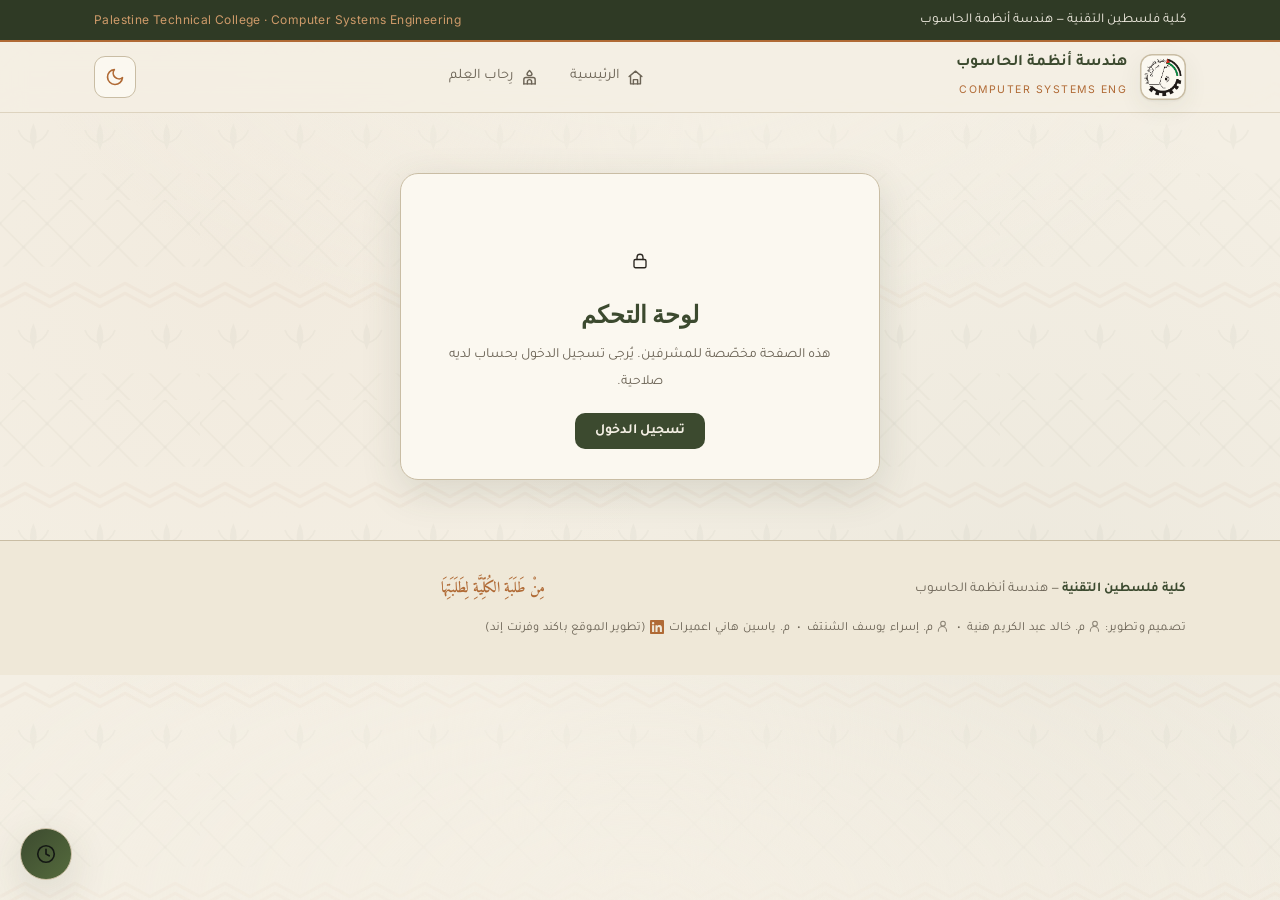
<file: PtcHub.API/wwwroot/admin.html>
<!DOCTYPE html>
<html lang="ar" dir="rtl">
<head>
    <meta charset="UTF-8">
    <meta name="viewport" content="width=device-width, initial-scale=1.0">
    <title>لوحة التحكم — هندسة أنظمة الحاسوب</title>
    <meta name="description" content="لوحة التحكم — إدارة ملفات المساقات والإعلانات والطلاب.">
    <meta name="theme-color" content="#3c4a2f">
    <link rel="icon" href="logo.png">
    <link rel="manifest" href="manifest.json">
    <link rel="apple-touch-icon" href="logo.png">
    <meta property="og:type" content="website">
    <meta property="og:site_name" content="هندسة أنظمة الحاسوب — كلية فلسطين التقنية">
    <meta property="og:title" content="لوحة التحكم — هندسة أنظمة الحاسوب">
    <meta property="og:description" content="لوحة التحكم — إدارة ملفات المساقات والإعلانات والطلاب.">
    <meta property="og:image" content="https://ptc-cse1.vercel.app/og-image.png">
    <meta property="og:url" content="https://ptc-cse1.vercel.app/admin.html">
    <meta name="twitter:card" content="summary_large_image">
    <meta name="twitter:title" content="لوحة التحكم — هندسة أنظمة الحاسوب">
    <meta name="twitter:description" content="لوحة التحكم — إدارة ملفات المساقات والإعلانات والطلاب.">
    <meta name="twitter:image" content="https://ptc-cse1.vercel.app/og-image.png">

    <script>try { if (localStorage.getItem("ptc_theme") === "dark") document.documentElement.setAttribute("data-theme", "dark"); } catch (e) { }</script>
    <link rel="preconnect" href="https://fonts.googleapis.com">
    <link rel="preconnect" href="https://fonts.gstatic.com" crossorigin>
    <link href="https://fonts.googleapis.com/css2?family=Fraunces:opsz,wght@9..144,500;9..144,600;9..144,700&family=Inter:wght@400;500;600;700&family=Tajawal:wght@400;500;700&family=Amiri:wght@400;700&family=IBM+Plex+Mono:wght@400;600&display=swap" rel="stylesheet">
    <link rel="stylesheet" href="style.css">
    <style>
        .admin-tabs {
            display: flex;
            gap: 8px;
            flex-wrap: wrap;
            margin-bottom: 22px
        }

        .admin-tab {
            padding: 11px 20px;
            border-radius: 11px;
            border: 1px solid var(--line-2);
            background: var(--card);
            color: var(--muted);
            font-family: var(--font-ar);
            font-weight: 700;
            font-size: 14px;
            cursor: pointer;
            transition: .2s
        }

            .admin-tab:hover {
                border-color: var(--copper);
                color: var(--olive)
            }

            .admin-tab.active {
                background: var(--olive);
                color: var(--paper);
                border-color: var(--olive)
            }

        .apane {
            display: none
        }

            .apane.show {
                display: block;
                animation: fadeUp .3s ease
            }

        .acard {
            background: var(--card);
            border: 1px solid var(--line);
            border-radius: var(--radius);
            padding: 20px;
            box-shadow: var(--shadow);
            margin-bottom: 16px
        }

            .acard h3 {
                font-family: var(--font-display);
                font-size: 17px;
                color: var(--olive);
                margin-bottom: 14px
            }

        .atable {
            width: 100%;
            border-collapse: collapse;
            font-family: var(--font-ar);
            font-size: 13.5px
        }

            .atable th {
                text-align: start;
                padding: 11px 12px;
                background: var(--paper-2);
                color: var(--olive);
                font-weight: 700;
                border-bottom: 1px solid var(--line-2);
                white-space: nowrap
            }

            .atable td {
                padding: 11px 12px;
                border-bottom: 1px solid var(--line);
                color: var(--ink)
            }

            .atable tr:hover td {
                background: var(--paper-2)
            }

            .atable .role-badge {
                font-family: var(--font-mono);
                font-size: 10.5px;
                padding: 3px 9px;
                border-radius: 20px;
                white-space: nowrap
            }

        .role-student {
            background: rgba(143,174,120,.18);
            color: var(--olive)
        }

        .role-supervisor {
            background: rgba(201,154,74,.2);
            color: var(--copper)
        }

        .role-admin {
            background: var(--copper);
            color: #fff
        }

        .table-scroll {
            overflow-x: auto;
            -webkit-overflow-scrolling: touch
        }

        .afld {
            margin-bottom: 12px
        }

            .afld label {
                display: block;
                font-family: var(--font-ar);
                font-size: 12.5px;
                color: var(--muted);
                margin-bottom: 5px
            }

            .afld input, .afld select, .afld textarea {
                width: 100%;
                padding: 11px 13px;
                border-radius: 9px;
                border: 1px solid var(--line-2);
                background: var(--paper);
                color: var(--ink);
                font-family: var(--font-ar);
                font-size: 14px;
                outline: none
            }

                .afld input:focus, .afld select:focus, .afld textarea:focus {
                    border-color: var(--copper)
                }

        .arow {
            display: grid;
            grid-template-columns: 1fr 1fr;
            gap: 12px
        }

        @media (max-width:640px) {
            .arow {
                grid-template-columns: 1fr
            }
        }

        .abtn {
            padding: 11px 20px;
            border-radius: 10px;
            border: none;
            background: var(--olive);
            color: var(--paper);
            font-family: var(--font-ar);
            font-weight: 700;
            font-size: 14px;
            cursor: pointer;
            transition: .2s
        }

            .abtn:hover {
                background: var(--olive-2)
            }

            .abtn.ghost {
                background: none;
                border: 1px solid var(--line-2);
                color: var(--olive)
            }

            .abtn.danger {
                background: none;
                border: 1px solid rgba(192,57,43,.4);
                color: #c0392b;
                padding: 6px 12px;
                font-size: 12.5px
            }

                .abtn.danger:hover {
                    background: rgba(192,57,43,.1)
                }

        .astat {
            display: grid;
            grid-template-columns: repeat(auto-fit,minmax(150px,1fr));
            gap: 12px;
            margin-bottom: 20px
        }

        .astat-box {
            background: var(--card);
            border: 1px solid var(--line);
            border-radius: 14px;
            padding: 16px 18px;
            box-shadow: var(--shadow)
        }

            .astat-box .v {
                font-family: var(--font-display);
                font-size: 26px;
                font-weight: 600;
                color: var(--copper)
            }

            .astat-box .l {
                font-family: var(--font-ar);
                font-size: 12.5px;
                color: var(--muted);
                margin-top: 3px
            }

        .amsg {
            padding: 12px 14px;
            border-radius: 10px;
            font-family: var(--font-ar);
            font-size: 13.5px;
            margin-top: 12px;
            display: none
        }

            .amsg.show {
                display: block
            }

            .amsg.ok {
                background: rgba(143,174,120,.15);
                color: var(--olive);
                border: 1px solid var(--olive-2)
            }

            .amsg.err {
                background: rgba(192,57,43,.12);
                color: #c0392b;
                border: 1px solid rgba(192,57,43,.3)
            }

        .gate {
            max-width: 480px;
            margin: 60px auto;
            text-align: center;
            background: var(--card);
            border: 1px solid var(--line-2);
            border-radius: 18px;
            padding: 36px 28px;
            box-shadow: var(--shadow-lg)
        }

            .gate .g-ic {
                font-size: 44px;
                margin-bottom: 12px
            }

            .gate h2 {
                font-family: var(--font-display);
                color: var(--olive);
                margin-bottom: 8px
            }

            .gate p {
                font-family: var(--font-ar);
                color: var(--muted);
                font-size: 14px;
                line-height: 1.9
            }
    </style>
</head>
<body>
    <a href="#main" class="skip-link">تخطَّ إلى المحتوى الرئيسي</a>


    <div class="college-bar">
        <div class="inner">
            <span>كلية فلسطين التقنية — هندسة أنظمة الحاسوب</span>
            <span class="en">Palestine Technical College · Computer Systems Engineering</span>
        </div>
    </div>

    <nav class="nav">
        <div class="nav-inner">
            <div class="brand" aria-label="هندسة أنظمة الحاسوب">
                <span class="seal"><img src="logo.png" alt="شعار كلية فلسطين التقنية"></span>
                <span class="txt"><b>هندسة أنظمة الحاسوب</b><small>Computer Systems Eng</small></span>
            </div>
            <div class="nav-links" id="menu">
                <a href="index.html"><span class="nav-ic"><svg viewBox="0 0 24 24" fill="none" stroke="currentColor" stroke-width="2" stroke-linecap="round" stroke-linejoin="round"><path d="M3 10.5 12 3l9 7.5" /><path d="M5 9.5V21h14V9.5" /><path d="M9 21v-6h6v6" /></svg></span>الرئيسية</a>
                <a href="study-tools.html"><span class="nav-ic"><svg viewBox="0 0 24 24" fill="none" stroke="currentColor" stroke-width="2" stroke-linecap="round" stroke-linejoin="round"><path d="M12 2c2 2 3.5 3.2 3.5 5 0 1.4-1.4 2.3-3.5 2.3S8.5 8.4 8.5 7c0-1.8 1.5-3 3.5-5z" /><path d="M4 21v-6a3 3 0 0 1 3-3h10a3 3 0 0 1 3 3v6" /><path d="M4 21h16" /><path d="M9 21v-3a3 3 0 0 1 6 0v3" /></svg></span>رِحاب العِلم</a>
            </div>
            <div class="nav-actions">
                <button class="theme-btn" onclick="toggleTheme()" aria-label="تبديل الوضع" title="نهاري / ليلي">
                    <svg class="moon" viewBox="0 0 24 24" fill="none" stroke="currentColor" stroke-width="2" stroke-linecap="round" stroke-linejoin="round"><path d="M21 12.79A9 9 0 1 1 11.21 3 7 7 0 0 0 21 12.79z"></path></svg>
                    <svg class="sun" viewBox="0 0 24 24" fill="none" stroke="currentColor" stroke-width="2" stroke-linecap="round" stroke-linejoin="round"><circle cx="12" cy="12" r="4"></circle><path d="M12 2v2M12 20v2M4.9 4.9l1.4 1.4M17.7 17.7l1.4 1.4M2 12h2M20 12h2M4.9 19.1l1.4-1.4M17.7 6.3l1.4-1.4"></path></svg>
                </button>
                <button class="burger" onclick="toggleNav()" aria-label="menu"><i data-icon="menu"></i></button>
            </div>
        </div>
    </nav>

    <!-- gate: shown when not signed in / not staff -->
    <div id="gate" class="gate" style="display:none">
        <div class="g-ic"><i data-icon="lock"></i></div>
        <h2 id="gateTitle">لوحة التحكم</h2>
        <p id="gateText">هذه الصفحة مخصّصة للمشرفين. يُرجى تسجيل الدخول بحساب لديه صلاحية.</p>
        <div style="margin-top:18px"><a class="abtn" href="login.html">تسجيل الدخول</a></div>
    </div>

    <div id="adminBody" style="display:none">
        <main id="main">
            <header class="page-head">
                <div class="wrap">
                    <div class="crumb"><a href="index.html">الرئيسية</a> / لوحة التحكم</div>
                    <h1>لوحة التحكم <span class="em"><i data-icon="settings"></i></span></h1>
                    <p id="whoami">مرحباً</p>
                </div>
            </header>

            <section style="padding-top:14px">
                <div class="wrap">
                    <div class="astat" id="statBoxes"></div>

                    <div class="admin-tabs">
                        <button class="admin-tab active" onclick="aTab('files',this)"><i data-icon="paperclip"></i> ملفات المساقات</button>
                        <button class="admin-tab" onclick="aTab('students',this)">👥 الطلاب</button>
                        <button class="admin-tab" onclick="aTab('news',this)"><i data-icon="megaphone"></i> الإعلانات</button>
                        <button class="admin-tab" onclick="aTab('reviews',this)">📋 طلبات الطلاب</button>
                        <button class="admin-tab" id="tabRoles" onclick="aTab('roles',this)" style="display:none"><i data-icon="key"></i> الصلاحيات</button>
                    </div>

                    <!-- FILES -->
                    <div class="apane show" id="pane-files">
                        <div class="acard">
                            <h3>إضافة ملف لمساق</h3>
                            <div class="arow">
                                <div class="afld"><label>المساق</label><select id="fCourse"></select></div>
                                <div class="afld">
                                    <label>نوع الملف</label>
                                    <select id="fKind">
                                        <option value="pdf">PDF — ملف</option>
                                        <option value="doc">DOC — مستند</option>
                                        <option value="vid">VID — فيديو</option>
                                        <option value="zip">ZIP — مضغوط</option>
                                        <option value="link">LINK — رابط</option>
                                    </select>
                                </div>
                            </div>
                            <div class="afld"><label>عنوان الملف</label><input id="fTitle" placeholder="مثال: محاضرة ١ — مقدمة"></div>
                            <div class="arow">
                                <div class="afld"><label>الرابط</label><input id="fUrl" placeholder="https://drive.google.com/..." dir="ltr"></div>
                                <div class="afld"><label>الحجم (اختياري)</label><input id="fSize" placeholder="4.2 MB" dir="ltr"></div>
                            </div>
                            <button class="abtn" onclick="addFile()">+ إضافة الملف</button>
                            <div class="amsg" id="fMsg"></div>
                        </div>

                        <div class="acard">
                            <h3>الملفات المضافة</h3>
                            <div class="afld"><label>تصفية حسب المساق</label><select id="fFilter" onchange="loadFiles()"></select></div>
                            <div class="table-scroll">
                                <table class="atable">
                                    <thead><tr><th>المساق</th><th>العنوان</th><th>النوع</th><th>الرابط</th><th></th></tr></thead>
                                    <tbody id="filesBody"><tr><td colspan="5">جارٍ التحميل...</td></tr></tbody>
                                </table>
                            </div>
                        </div>
                    </div>

                    <!-- STUDENTS -->
                    <div class="apane" id="pane-students">
                        <div class="acard">
                            <h3>الطلاب المسجّلون</h3>

                            <div class="afld" style="max-width:280px">
                                <label>عرض حسب السنة</label>
                                <select id="stYearFilter" onchange="renderStudents()">
                                    <option value="">— كل السنوات —</option>
                                    <option value="1">السنة الأولى</option>
                                    <option value="2">السنة الثانية</option>
                                    <option value="3">السنة الثالثة</option>
                                    <option value="4">السنة الرابعة</option>
                                    <option value="5">الخريجين</option>
                                    <option value="none">بلا سنة محدّدة</option>
                                </select>
                            </div>

                            <!-- شريط النقل الجماعي — الأدمن العام فقط -->
                            <div id="bulkBar" style="display:none;background:var(--paper-2);
                                 border:1px solid var(--line-2);border-radius:11px;
                                 padding:14px 16px;margin-bottom:14px">
                                <div style="display:flex;gap:12px;align-items:center;flex-wrap:wrap">
                                    <span style="font-family:var(--font-ar);font-size:13.5px;color:var(--olive);font-weight:700">
                                        <span id="selCount">0</span> طالب محدّد
                                    </span>
                                    <span style="font-family:var(--font-ar);font-size:13px;color:var(--muted)">انقلهم إلى:</span>
                                    <select id="bulkYear" style="padding:9px 12px;border-radius:8px;
                                        border:1px solid var(--line-2);background:var(--paper);
                                        color:var(--ink);font-family:var(--font-ar);font-size:13.5px">
                                        <option value="1">السنة الأولى</option>
                                        <option value="2">السنة الثانية</option>
                                        <option value="3">السنة الثالثة</option>
                                        <option value="4">السنة الرابعة</option>
                                        <option value="5">خرّيج</option>
                                    </select>
                                    <button class="abtn" onclick="bulkMove()">↗ نقل المحدّدين</button>
                                    <button class="abtn ghost" onclick="clearSel()">إلغاء التحديد</button>
                                </div>
                                <div style="font-family:var(--font-ar);font-size:12px;color:var(--muted);margin-top:10px">
                                    النقل بيحدّد السنة تحديداً (مش +1)، فلو ضغطت مرتين ما بيتغيّر إشي.
                                </div>
                                <div class="amsg" id="bMsg"></div>
                            </div>

                            <div class="table-scroll">
                                <table class="atable">
                                    <thead><tr>
                                        <th id="selAllCell" style="display:none;width:36px">
                                            <input type="checkbox" id="selAll" onclick="toggleAll(this)">
                                        </th>
                                        <th>الاسم</th><th>الرقم الجامعي</th><th>البريد</th>
                                        <th>السنة</th><th>الصلاحية</th><th>تاريخ التسجيل</th><th>إجراءات</th>
                                    </tr></thead>
                                    <tbody id="studentsBody"><tr><td colspan="8">جارٍ التحميل...</td></tr></tbody>
                                </table>
                            </div>
                        </div>
                    </div>

                    <!-- NEWS -->
                    <div class="apane" id="pane-news">
                        <div class="acard">
                            <h3>إضافة إعلان</h3>
                            <div class="afld"><label>العنوان</label><input id="nTitle" placeholder="مثال: موعد تسليم المشروع"></div>
                            <div class="afld"><label>النص</label><textarea id="nBody" rows="3" placeholder="تفاصيل الإعلان..."></textarea></div>
                            <div class="afld"><label>السنة المستهدفة</label>
                              <select id="nYear">
                                <option value="">عام — لكل الطلاب</option>
                                <option value="1">السنة الأولى فقط</option>
                                <option value="2">السنة الثانية فقط</option>
                                <option value="3">السنة الثالثة فقط</option>
                                <option value="4">السنة الرابعة فقط</option>
                              </select>
                            </div>
                            <button class="abtn" onclick="addNews()">+ نشر الإعلان</button>
                            <div class="amsg" id="nMsg"></div>
                        </div>
                        <div class="acard">
                            <h3>الإعلانات الحالية</h3>
                            <div id="newsList">جارٍ التحميل...</div>
                        </div>
                    </div>

                    <!-- REVIEWS -->
                    <div class="apane" id="pane-reviews">
                        <div class="acard">
                            <h3>ملفات بانتظار المراجعة</h3>
                            <div id="reviewsEmpty" style="display:none;text-align:center;padding:24px;color:var(--muted);font-family:var(--font-ar)">
                                ✅ ما في ملفات معلّقة حالياً
                            </div>
                            <div class="table-scroll">
                                <table class="atable" id="reviewsTable" style="display:none">
                                    <thead><tr><th>المساق</th><th>العنوان</th><th>الرابط</th><th>المُرسل</th><th>التاريخ</th><th>إجراء</th></tr></thead>
                                    <tbody id="reviewsBody"></tbody>
                                </table>
                            </div>
                        </div>
                    </div>

                    <!-- ROLES (admin only) -->
                    <div class="apane" id="pane-roles">
                        <div class="acard">
                            <h3>تغيير صلاحية مستخدم</h3>
                            <p style="font-family:var(--font-ar);font-size:13px;color:var(--muted);margin-bottom:14px">
                                الآدمن العام: كل السنوات. أدمن/مشرف سنة: مسؤول كامل عن سنة واحدة فقط —
                                بيشوف طلابها، وبينشر إعلاناتها، وبيضيف ملفات مساقاتها، وبس.
                            </p>
                            <div class="arow">
                                <div class="afld"><label>بريد المستخدم</label><input id="rEmail" placeholder="user@gmail.com" dir="ltr"></div>
                                <div class="afld">
                                    <label>الصلاحية الجديدة</label>
                                    <select id="rRole" onchange="roleChanged()">
                                        <option value="student">طالب</option>
                                        <option value="supervisor">مشرف</option>
                                        <option value="admin">آدمن</option>
                                    </select>
                                </div>
                            </div>
                            <div class="afld" id="rScopeWrap" style="display:none">
                                <label>السنة المسؤول عنها</label>
                                <select id="rScope">
                                    <option value="">كل السنوات — صلاحية عامة</option>
                                    <option value="1">السنة الأولى فقط</option>
                                    <option value="2">السنة الثانية فقط</option>
                                    <option value="3">السنة الثالثة فقط</option>
                                    <option value="4">السنة الرابعة فقط</option>
                                </select>
                                <div id="rScopeHint" style="font-family:var(--font-ar);font-size:12px;color:var(--muted);margin-top:6px"></div>
                            </div>
                            <button class="abtn" onclick="setRole()">حفظ الصلاحية</button>
                            <div class="amsg" id="rMsg"></div>
                        </div>
                    </div>
                </div>
            </section>
    </div>

    </main>

    <footer>
        <div class="wrap foot-inner">
            <div class="foot-col foot-college"><b>كلية فلسطين التقنية</b> — هندسة أنظمة الحاسوب</div>
            <div class="foot-col foot-quote">مِنْ طَلَبَةِ الكُلِّيَّةِ لِطَلَبَتِهَا</div>
            <div class="foot-col foot-by">تصميم وتطوير: <i data-icon="user"></i> م. خالد عبد الكريم هنية &nbsp;•&nbsp; <i data-icon="user"></i> م. إسراء يوسف الشنتف &nbsp;•&nbsp; م. ياسين هاني اعميرات <a href="https://www.linkedin.com/in/yasen-hani-50021b389" target="_blank" rel="noopener" style="color:var(--copper);text-decoration:none;vertical-align:middle" title="LinkedIn"><svg xmlns="http://www.w3.org/2000/svg" width="14" height="14" viewBox="0 0 24 24" fill="currentColor" style="vertical-align:middle;margin-right:2px"><path d="M20.447 20.452h-3.554v-5.569c0-1.328-.027-3.037-1.852-3.037-1.853 0-2.136 1.445-2.136 2.939v5.667H9.351V9h3.414v1.561h.046c.477-.9 1.637-1.85 3.37-1.85 3.601 0 4.267 2.37 4.267 5.455v6.286zM5.337 7.433a2.062 2.062 0 01-2.063-2.065 2.064 2.064 0 112.063 2.065zm1.782 13.019H3.555V9h3.564v11.452zM22.225 0H1.771C.792 0 0 .774 0 1.729v20.542C0 23.227.792 24 1.771 24h20.451C23.2 24 24 23.227 24 22.271V1.729C24 .774 23.2 0 22.222 0h.003z"/></svg></a> (تطوير الموقع باكند وفرنت إند)</div>
        </div>
    </footer>

    <script src="api-config.js"></script>
    <script src="auth.js"></script>
    <script src="courses-index.js"></script>
    <script src="icons.js"></script>
    <script src="app.js"></script>
    <script>
        function aTab(name, btn) {
            document.querySelectorAll('.admin-tab').forEach(t => t.classList.remove('active'));
            btn.classList.add('active');
            document.querySelectorAll('.apane').forEach(p => p.classList.remove('show'));
            document.getElementById('pane-' + name).classList.add('show');
            if (name === 'students') loadStudents();
            if (name === 'news') loadNews();
        }
        function say(id, text, kind) {
            const m = document.getElementById(id);
            m.textContent = text; m.className = 'amsg show ' + (kind || 'ok');
            setTimeout(() => m.classList.remove('show'), 4000);
        }

        function applyGate() {
            const gate = document.getElementById('gate'), body = document.getElementById('adminBody');
            if (!PTCAuth.isReady) return;
            if (!PTCAuth.user) { gate.style.display = 'block'; body.style.display = 'none'; return; }
            if (!PTCAuth.isStaff()) {
                gate.style.display = 'block'; body.style.display = 'none';
                document.getElementById('gateTitle').textContent = 'لا تملك صلاحية';
                document.getElementById('gateText').textContent = 'هذه الصفحة للمشرفين فقط. تواصل مع الآدمن لمنحك الصلاحية.';
                return;
            }
            gate.style.display = 'none'; body.style.display = 'block';
            const p = PTCAuth.profile;
            const sc = PTCAuth.scopeYear;
            document.getElementById('whoami').textContent =
                'مرحباً ' + (p.full_name || '') + ' — صلاحيتك: ' + (p.role === 'admin' ? 'آدمن' : 'مشرف') +
                (sc ? ' (' + yearLabel(sc) + ' فقط)' : ' عام (كل السنوات)');

            // توزيع الصلاحيات للأدمن العام فقط — أدمن السنة ما بيرفّع حاله ولا غيره
            const tabRoles = document.getElementById('tabRoles');
            if (tabRoles && PTCAuth.isSuperAdmin()) tabRoles.style.display = '';

            lockAnnouncementYear();
            fillCourseSelects(); loadFiles(); loadStats(); loadStudents(); loadNews(); loadReviews();
        }
        window.addEventListener('ptc-auth-change', applyGate);
        window.addEventListener('DOMContentLoaded', function () { setTimeout(applyGate, 600); });

        // ===== أدوات النطاق =====
        const YEAR_NAMES = ['', 'السنة الأولى', 'السنة الثانية', 'السنة الثالثة', 'السنة الرابعة'];
        function yearLabel(y) { return YEAR_NAMES[Number(y)] || '—'; }

        // سنة المساق مستخرجة من صفحته: year2.html → 2
        function courseYear(c) {
            const m = /year(\d)\.html/.exec(c.page || '');
            return m ? Number(m[1]) : 0;
        }

        // المساقات اللي مسموح لهذا المسؤول يتعامل معها
        function scopedCourses() {
            if (typeof COURSE_INDEX === 'undefined') return [];
            const sc = PTCAuth.scopeYear;
            if (!sc) return COURSE_INDEX;                    // أدمن عام → الكل
            return COURSE_INDEX.filter(function (c) { return courseYear(c) === sc; });
        }

        // هل هذا الكود ضمن نطاقي؟ (لفلترة جدول الملفات)
        function codeInScope(code) {
            const sc = PTCAuth.scopeYear;
            if (!sc) return true;
            return scopedCourses().some(function (c) { return c.code === code; });
        }

        function fillCourseSelects() {
            const list = scopedCourses();
            if (!list.length) return;
            const opts = list.map(function (c) { return '<option value="' + escAttr(c.code) + '">' + esc(c.code) + ' — ' + esc(c.ar || '') + '</option>'; }).join('');
            const fc = document.getElementById('fCourse'); if (fc) fc.innerHTML = opts;
            const ff = document.getElementById('fFilter'); if (ff) ff.innerHTML = '<option value="">— كل مساقاتي —</option>' + opts;
        }

        // مسؤول السنة: خانة سنة الإعلان مقفولة على سنته (والسيرفر بيفرضها كمان)
        function lockAnnouncementYear() {
            const sel = document.getElementById('nYear');
            const sc = PTCAuth.scopeYear;
            if (!sel || !sc) return;
            sel.innerHTML = '<option value="' + sc + '">' + yearLabel(sc) + ' فقط</option>';
            sel.value = String(sc);
            sel.disabled = true;
        }

        // إظهار خانة النطاق حسب الرتبة المختارة
        function roleChanged() {
            const role = document.getElementById('rRole').value;
            const wrap = document.getElementById('rScopeWrap');
            const scope = document.getElementById('rScope');
            const hint = document.getElementById('rScopeHint');
            if (!wrap) return;
            if (role === 'student') { wrap.style.display = 'none'; return; }
            wrap.style.display = '';
            if (role === 'supervisor') {
                // المشرف لازم يكون مربوطاً بسنة
                scope.querySelector('option[value=""]').disabled = true;
                if (!scope.value) scope.value = '1';
                hint.textContent = 'المشرف لازم يكون مسؤولاً عن سنة محدّدة.';
            } else {
                scope.querySelector('option[value=""]').disabled = false;
                hint.textContent = 'اتركها "كل السنوات" لأدمن عام، أو اختر سنة ليصير أدمن مسؤولاً عنها وحدها.';
            }
        }

        async function loadStats() {
            try {
                const results = await Promise.all([
                    PTCAuth.getStudents().catch(function () { return []; }),
                    PTCAuth.getAllCourseFiles().catch(function () { return []; })
                ]);
                const students = results[0];
                // مسؤول السنة بيحسب ملفات مساقاته بس
                const files = (results[1] || []).filter(function (f) { return codeInScope(f.course_code); });
                const box = document.getElementById('statBoxes');
                if (box) box.innerHTML =
                    '<div class="astat-box"><div class="v">' + students.length + '</div><div class="l">طالب مسجّل</div></div>' +
                    '<div class="astat-box"><div class="v">' + files.length + '</div><div class="l">ملف مضاف</div></div>' +
                    '<div class="astat-box"><div class="v">' + scopedCourses().length + '</div><div class="l">مساق ضمن صلاحيتك</div></div>';
            } catch (e) { console.error('[Admin] loadStats:', e.message); }
        }

        async function addFile() {
            const rec = {
                course_code: document.getElementById('fCourse').value,
                title: document.getElementById('fTitle').value.trim(),
                url: document.getElementById('fUrl').value.trim(),
                kind: document.getElementById('fKind').value,
                size_label: document.getElementById('fSize').value.trim() || null
            };
            if (!rec.title || !rec.url) { say('fMsg', 'اكتب العنوان والرابط.', 'err'); return; }
            try {
                await PTCAuth.addCourseFile(rec);
                say('fMsg', 'أُضيف الملف بنجاح', 'ok');
                document.getElementById('fTitle').value = ''; document.getElementById('fUrl').value = ''; document.getElementById('fSize').value = '';
                loadFiles(); loadStats();
            } catch (e) { say('fMsg', 'تعذّر الحفظ: ' + e.message, 'err'); }
        }
        async function loadFiles() {
            const ffEl = document.getElementById('fFilter');
            const filter = ffEl ? ffEl.value : '';
            let data = [];
            const body = document.getElementById('filesBody');
            try { data = await PTCAuth.getAllCourseFiles(filter); }
            catch (e) {
                console.error('[Admin] getAllCourseFiles:', e.status, e.message);
                if (body) body.innerHTML = '<tr><td colspan="5" style="color:var(--danger,#c0392b)">تعذّر تحميل الملفات: ' + esc(e.message) + '</td></tr>';
                return;
            }
            if (!body) return;
            // فلترة نطاق: مسؤول السنة ما بيشوف ملفات سنوات تانية
            data = (data || []).filter(function (f) { return codeInScope(f.course_code); });
            if (!data.length) { body.innerHTML = '<tr><td colspan="5">لا ملفات بعد.</td></tr>'; return; }
            body.innerHTML = data.map(function (f) {
                return '<tr>' +
                    '<td><code style="font-family:var(--font-mono);font-size:11px">' + esc(f.course_code) + '</code></td>' +
                    '<td>' + esc(f.title) + '</td>' +
                    '<td>' + esc((f.kind || '').toUpperCase()) + '</td>' +
                    '<td><a href="' + safeUrl(f.url) + '" target="_blank" rel="noopener noreferrer" style="color:var(--copper)">فتح ↗</a></td>' +
                    '<td><button class="abtn danger" onclick="delFile(' + Number(f.id) + ')">حذف</button></td>' +
                    '</tr>';
            }).join('');
        }
        async function delFile(id) {
            if (!confirm('حذف هذا الملف؟')) return;
            try { await PTCAuth.deleteCourseFile(id); loadFiles(); loadStats(); }
            catch (e) { alert('تعذّر الحذف: ' + e.message); }
        }

        // ===== الطلاب: منحمّلهم مرة ومنفلتر محلياً =====
        let STUDENTS = [];          // آخر قائمة جات من السيرفر
        let SELECTED = new Set();   // الـ Ids المحدّدة (بتضل محفوظة عبر الفلاتر)

        const YR = function (y) {
            return ({ 1: 'الأولى', 2: 'الثانية', 3: 'الثالثة', 4: 'الرابعة', 5: 'خرّيج' }[y]) || '—';
        };

        async function loadStudents() {
            const body = document.getElementById('studentsBody');
            try {
                STUDENTS = await PTCAuth.getStudents();
            } catch (e) {
                if (body) body.innerHTML = '<tr><td colspan="8">تعذّر التحميل: ' + esc(e.message) + '</td></tr>';
                return;
            }

            // أدوات النقل الجماعي للأدمن العام فقط
            if (PTCAuth.isSuperAdmin()) {
                document.getElementById('selAllCell').style.display = '';
                document.getElementById('bulkBar').style.display = '';
            }

            renderStudents();
        }

        // الطلاب بعد تطبيق فلتر السنة
        function filteredStudents() {
            const f = document.getElementById('stYearFilter').value;
            if (!f) return STUDENTS;
            if (f === 'none') return STUDENTS.filter(function (s) { return !s.year; });
            return STUDENTS.filter(function (s) { return Number(s.year) === Number(f); });
        }

        function renderStudents() {
            const body = document.getElementById('studentsBody');
            if (!body) return;

            const data = filteredStudents();
            const isSuper = PTCAuth.isSuperAdmin();
            const cols = isSuper ? 7 : 6;

            if (!data.length) {
                body.innerHTML = '<tr><td colspan="' + cols + '">ما في طلاب بهذا الفلتر.</td></tr>';
                syncSelUI();
                return;
            }

            const rl = function (r) { return ({ student: 'طالب', supervisor: 'مشرف', admin: 'آدمن' }[r]) || r; };

            // نبيّن نطاق المسؤول جنب رتبته حتى يبان مين مسؤول عن شو
            const scopeTxt = function (s) {
                if (s.role === 'student') return '';
                return s.scope_year ? ' · ' + yearLabel(s.scope_year) : ' · عام';
            };

            // الأدمن العام بيعدّل السنة من الجدول مباشرة؛ غيره بيشوفها نصاً
            const yearCell = function (s) {
                if (!isSuper) return esc(YR(s.year));
                var opts = ['<option value=""' + (s.year ? '' : ' selected') + '>—</option>'];
                [1, 2, 3, 4, 5].forEach(function (y) {
                    opts.push('<option value="' + y + '"' +
                        (Number(s.year) === y ? ' selected' : '') + '>' + YR(y) + '</option>');
                });
                return '<select data-prev="' + escAttr(s.year || '') + '" ' +
                    'style="padding:5px 8px;font-size:12.5px;border-radius:7px;' +
                    'border:1px solid var(--line-2);background:var(--paper);color:var(--ink);' +
                    'font-family:var(--font-ar)" onchange="setStudentYear(\'' +
                    escAttr(s.id) + '\', this)">' + opts.join('') + '</select>';
            };

            body.innerHTML = data.map(function (s) {
                const box = isSuper
                    ? '<td><input type="checkbox" class="stSel" value="' + escAttr(s.id) + '"' +
                      (SELECTED.has(s.id) ? ' checked' : '') + ' onclick="toggleOne(this)"></td>'
                    : '';
                return '<tr>' + box +
                    '<td>' + esc(s.full_name || '—') + '</td>' +
                    '<td dir="ltr">' + esc(s.student_id || '—') + '</td>' +
                    '<td dir="ltr" style="font-size:12px">' + esc(s.email || '—') + '</td>' +
                    '<td>' + yearCell(s) + '</td>' +
                    '<td><span class="role-badge role-' + escAttr(s.role) + '">' + esc(rl(s.role) + scopeTxt(s)) + '</span></td>' +
                    '<td style="font-family:var(--font-mono);font-size:11px">' +
                        (s.created_at ? new Date(s.created_at).toLocaleDateString('ar-EG-u-nu-latn') : '—') + '</td>' +
                    '<td><button class="abtn ghost" style="font-size:11px;padding:5px 10px" ' +
                        'onclick="resetPw(\'' + escAttr(s.id) + '\',\'' + escAttr(s.full_name || '') + '\')">' +
                        '🔑 تصفير</button></td>' +
                    '</tr>';
            }).join('');

            syncSelUI();
        }

        // ===== التحديد =====
        function toggleOne(cb) {
            cb.checked ? SELECTED.add(cb.value) : SELECTED.delete(cb.value);
            syncSelUI();
        }

        function toggleAll(cb) {
            // "حدّد الكل" بتشتغل على المعروض حالياً بس — مش على كل الطلاب
            filteredStudents().forEach(function (s) {
                cb.checked ? SELECTED.add(s.id) : SELECTED.delete(s.id);
            });
            renderStudents();
        }

        function clearSel() { SELECTED.clear(); renderStudents(); }

        function syncSelUI() {
            const c = document.getElementById('selCount');
            if (c) c.textContent = SELECTED.size;

            const all = document.getElementById('selAll');
            if (all) {
                const shown = filteredStudents();
                all.checked = shown.length > 0 && shown.every(function (s) { return SELECTED.has(s.id); });
            }
        }

        // ===== النقل الجماعي =====
        async function bulkMove() {
            const ids = [...SELECTED];
            const year = document.getElementById('bulkYear').value;

            if (!ids.length) { say('bMsg', 'ما حدّدت ولا طالب.', 'err'); return; }

            if (!confirm('نقل ' + ids.length + ' طالب إلى ' + YR(Number(year)) + '؟')) return;

            try {
                const r = await PTCAuth.bulkChangeYear(ids, year);
                say('bMsg', 'تم نقل ' + (r ? r.moved : ids.length) + ' طالب إلى ' + YR(Number(year)), 'ok');
                SELECTED.clear();
                await loadStudents();
                loadStats();
            } catch (e) { say('bMsg', 'تعذّر النقل: ' + e.message, 'err'); }
        }

        // حفظ سنة طالب واحد فوراً عند التغيير
        async function setStudentYear(userId, sel) {
            const prev = sel.getAttribute('data-prev') || '';
            try {
                await PTCAuth.changeStudentYear(userId, sel.value);
                sel.setAttribute('data-prev', sel.value);

                // نحدّث الكاش المحلي حتى الفلترة تضل مظبوطة بلا إعادة تحميل
                const rec = STUDENTS.find(function (x) { return x.id === userId; });
                if (rec) rec.year = sel.value ? Number(sel.value) : null;

                sel.style.borderColor = 'var(--olive)';
                setTimeout(function () { sel.style.borderColor = 'var(--line-2)'; }, 1200);
                loadStats();
            } catch (e) {
                alert('تعذّر تحديث السنة: ' + e.message);
                sel.value = prev;   // رجّع القيمة القديمة حتى ما يوهم إنه انحفظ
            }
        }


        // تنسيق اسم المُرسل: "الاسم | الإيميل" → سطرين
        function formatSubmitter(raw) {
            if (!raw) return '\u2014';
            var parts = raw.split(' | ');
            var name = esc(parts[0] || '');
            var email = parts[1] ? esc(parts[1]) : '';
            if (!email) return name;
            return name + '<br><span style="font-size:11px;color:var(--muted)" dir="ltr">' + email + '</span>';
        }

        // ===== طلبات الطلاب =====
        async function loadReviews() {
            var body = document.getElementById('reviewsBody');
            var table = document.getElementById('reviewsTable');
            var empty = document.getElementById('reviewsEmpty');
            if (!body) return;
            try {
                var data = await PTCAuth.getPendingFiles();
                if (!data || !data.length) {
                    if (table) table.style.display = 'none';
                    if (empty) empty.style.display = '';
                    return;
                }
                if (table) table.style.display = '';
                if (empty) empty.style.display = 'none';
                body.innerHTML = data.map(function (f) {
                    return '<tr>' +
                        '<td><code style="font-family:var(--font-mono);font-size:11px">' + esc(f.course_code) + '</code></td>' +
                        '<td>' + esc(f.title) + '</td>' +
                        '<td><a href="' + safeUrl(f.url) + '" target="_blank" rel="noopener" dir="ltr" ' +
                            'style="font-size:11px;color:var(--olive);word-break:break-all">' +
                            esc((f.url || '').substring(0, 50)) + '</a></td>' +
                        '<td>' + formatSubmitter(f.submitter_name) + '</td>' +
                        '<td style="font-family:var(--font-mono);font-size:11px">' +
                            (f.created_at ? new Date(f.created_at).toLocaleDateString('ar-EG-u-nu-latn') : '\u2014') + '</td>' +
                        '<td style="white-space:nowrap">' +
                            '<button class="abtn" style="font-size:11px;padding:5px 12px;margin-left:4px" ' +
                                "onclick=\"doReview(" + f.id + ",'approved')\">\u2714 \u0645\u0648\u0627\u0641\u0642\u0629</button>" +
                            '<button class="abtn ghost" style="font-size:11px;padding:5px 12px" ' +
                                "onclick=\"doReview(" + f.id + ",'rejected')\">\u2716 \u0631\u0641\u0636</button>" +
                        '</td></tr>';
                }).join('');
            } catch (e) {
                body.innerHTML = '<tr><td colspan="6">' + esc(e.message) + '</td></tr>';
            }
        }

        async function doReview(id, decision) {
            var label = decision === 'approved' ? 'موافقة' : 'رفض';
            if (!confirm(label + ' على هذا الملف؟')) return;
            try {
                await PTCAuth.reviewFile(id, decision);
                loadReviews(); loadFiles(); loadStats();
            } catch (e) { alert(e.message); }
        }

        async function addNews() {
            const title = document.getElementById('nTitle').value.trim();
            const body = document.getElementById('nBody').value.trim();
            const year = document.getElementById('nYear').value;
            if (!title) { say('nMsg', 'اكتب عنوان الإعلان.', 'err'); return; }
            try {
                await PTCAuth.addAnnouncement({ title: title, body: body, year: year });
                say('nMsg', 'نُشر الإعلان', 'ok');
                document.getElementById('nTitle').value = ''; document.getElementById('nBody').value = ''; document.getElementById('nYear').value = '';
                loadNews();
            } catch (e) { say('nMsg', 'تعذّر النشر: ' + e.message, 'err'); }
        }
        async function loadNews() {
            let data = [];
            const box = document.getElementById('newsList');
            try { data = await PTCAuth.getAnnouncements(); }
            catch (e) {
                console.error('[Admin] getAnnouncements:', e.status, e.message);
                if (box) box.innerHTML = '<div style="font-family:var(--font-ar);color:var(--danger,#c0392b)">تعذّر تحميل الإعلانات: ' + esc(e.message) + '</div>';
                return;
            }
            if (!box) return;
            if (!data || !data.length) { box.innerHTML = '<div style="font-family:var(--font-ar);color:var(--faint)">لا إعلانات.</div>'; return; }
            box.innerHTML = data.map(function (n) {
                var yr = n.year ? ('<span style="font-family:var(--font-ar);font-size:11px;background:var(--olive);color:#fff;padding:2px 8px;border-radius:6px;margin-inline-start:6px">سنة ' + ['','أولى','ثانية','ثالثة','رابعة'][n.year] + '</span>') : '<span style="font-family:var(--font-ar);font-size:11px;background:var(--muted);color:#fff;padding:2px 8px;border-radius:6px;margin-inline-start:6px">عام</span>';
                return '<div style="border:1px solid var(--line);border-radius:12px;padding:14px 16px;margin-bottom:10px">' +
                    '<div style="display:flex;justify-content:space-between;gap:10px;align-items:start">' +
                    '<b style="font-family:var(--font-ar);color:var(--olive)">' + esc(n.title) + '</b>' + yr +
                    '<button class="abtn danger" onclick="delNews(' + Number(n.id) + ')">حذف</button>' +
                    '</div>' +
                    '<div style="font-family:var(--font-ar);font-size:13px;color:var(--muted);margin-top:6px">' + esc(n.body || '') + '</div>' +
                    '</div>';
            }).join('');
        }
        async function delNews(id) {
            if (!confirm('حذف الإعلان؟')) return;
            try { await PTCAuth.deleteAnnouncement(id); loadNews(); } catch (e) { }
        }

        // تصفير كلمة سر طالب — بيظهر كلمة مؤقتة مرة وحدة
        async function resetPw(userId, name) {
            if (!confirm('تصفير كلمة سر ' + name + '؟\nرح تظهر كلمة مؤقتة مرة وحدة.')) return;
            try {
                const r = await PTCAuth.adminResetPassword(userId);
                // عرض الكلمة المؤقتة بنافذة لا تُنسخ بالغلط
                const pw = r.tempPassword || r.temp_password || '—';
                const div = document.createElement('div');
                div.style.cssText = 'position:fixed;inset:0;background:rgba(0,0,0,.5);z-index:9999;' +
                    'display:flex;align-items:center;justify-content:center';
                div.innerHTML = '<div style="background:var(--card);border-radius:14px;padding:28px;' +
                    'max-width:400px;width:90%;text-align:center;font-family:var(--font-ar)">' +
                    '<h3 style="color:var(--olive);margin:0 0 8px">كلمة السر المؤقتة</h3>' +
                    '<p style="font-size:13px;color:var(--muted)">أعطِها لـ <b>' + esc(name) + '</b></p>' +
                    '<div dir="ltr" style="font-size:28px;font-weight:bold;letter-spacing:4px;' +
                    'color:var(--olive);background:var(--paper);padding:14px;border-radius:10px;' +
                    'margin:16px 0;user-select:all">' + esc(pw) + '</div>' +
                    '<p style="font-size:12px;color:var(--muted)">مش رح تظهر مرة تانية.</p>' +
                    '<p style="font-size:12px;color:var(--muted)">الطالب لازم يغيّرها أول دخول.</p>' +
                    '<button class="abtn" onclick="this.closest(\'div[style*=fixed]\').remove()" ' +
                    'style="margin-top:12px">تم ✔</button></div>';
                document.body.appendChild(div);
            } catch (e) { alert('تعذّر التصفير: ' + e.message); }
        }

        async function setRole() {
            const email = document.getElementById('rEmail').value.trim();
            const role = document.getElementById('rRole').value;
            const scope = role === 'student' ? '' : document.getElementById('rScope').value;
            if (!email) { say('rMsg', 'اكتب بريد المستخدم.', 'err'); return; }
            if (role === 'supervisor' && !scope) { say('rMsg', 'اختار السنة اللي بيشرف عليها.', 'err'); return; }
            try {
                await PTCAuth.changeRoleByEmail(email, role, scope);
                const label = role === 'student' ? 'طالب'
                    : (role === 'admin' ? 'آدمن' : 'مشرف') + (scope ? ' — ' + yearLabel(scope) : ' عام');
                say('rMsg', 'تم تحديث الصلاحية: ' + label, 'ok');
                loadStudents();
            } catch (e) { say('rMsg', 'تعذّر التعديل: ' + e.message, 'err'); }
        }
    </script>
</body>
</html>
</file>
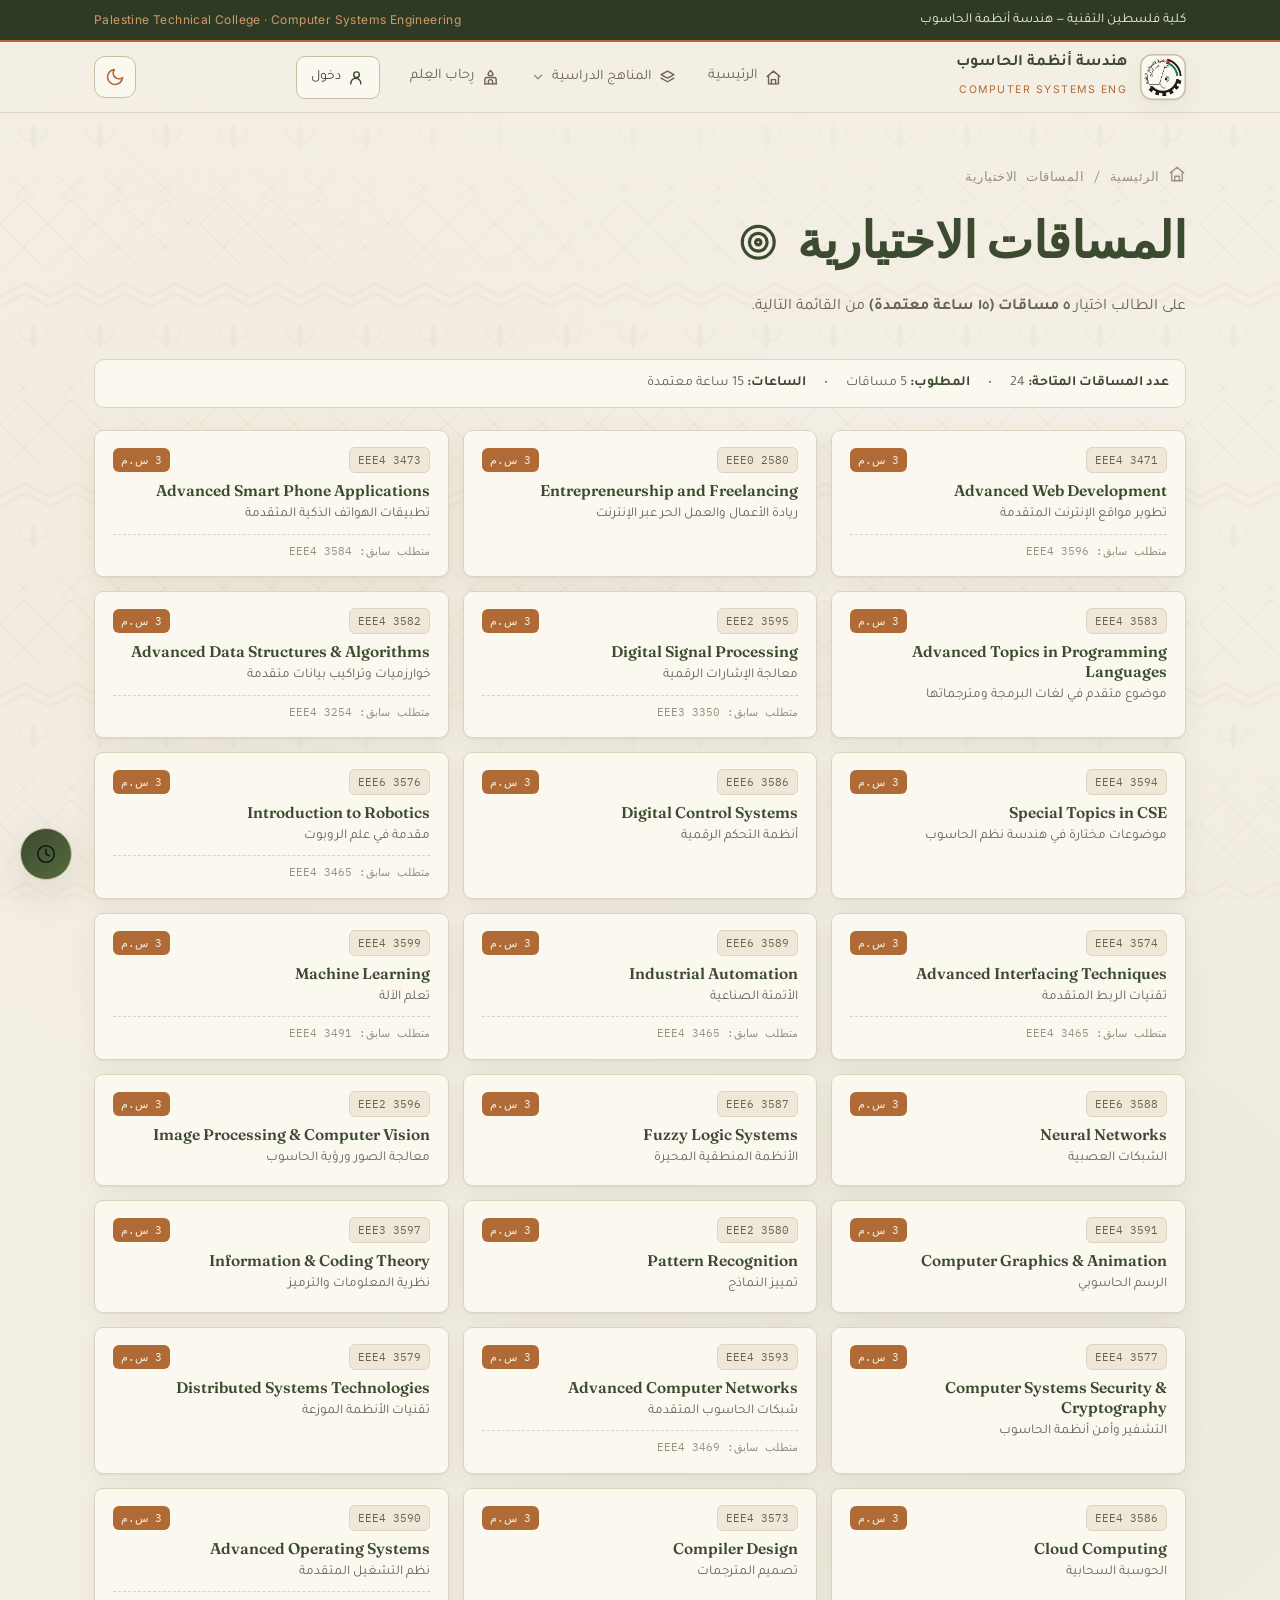
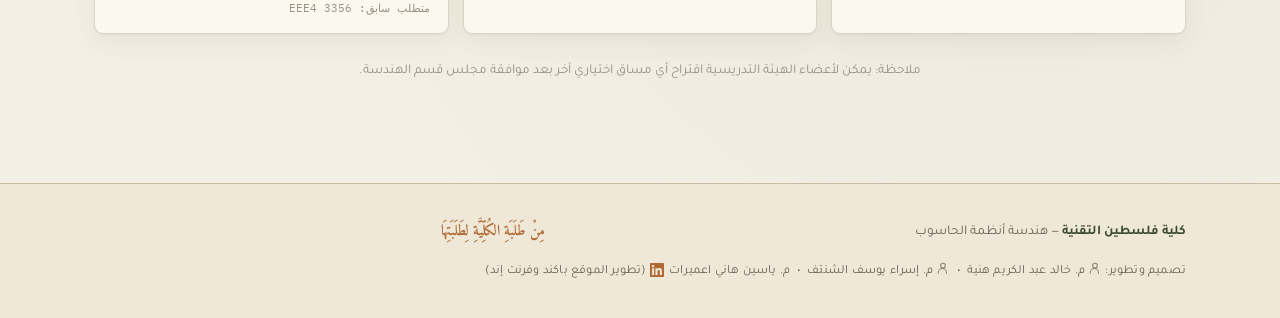
<file: PtcHub.API/wwwroot/electives.html>
<!DOCTYPE html>
<html lang="ar" dir="rtl">
<head>
    <meta charset="UTF-8">
    <meta name="viewport" content="width=device-width, initial-scale=1.0">
    <title>المساقات الاختيارية — هندسة أنظمة الحاسوب</title>
    <meta name="description" content="المساقات الاختيارية في هندسة أنظمة الحاسوب — اختر خمسة مساقات بواقع ١٥ ساعة معتمدة من قائمة التخصص.">
    <meta name="theme-color" content="#3c4a2f">
    <link rel="icon" href="logo.png">
    <link rel="manifest" href="manifest.json">
    <link rel="apple-touch-icon" href="logo.png">
    <meta property="og:type" content="website">
    <meta property="og:site_name" content="هندسة أنظمة الحاسوب — كلية فلسطين التقنية">
    <meta property="og:title" content="المساقات الاختيارية — هندسة أنظمة الحاسوب">
    <meta property="og:description" content="المساقات الاختيارية في هندسة أنظمة الحاسوب — اختر خمسة مساقات بواقع ١٥ ساعة معتمدة من قائمة التخصص.">
    <meta property="og:image" content="https://ptc-cse1.vercel.app/og-image.png">
    <meta property="og:url" content="https://ptc-cse1.vercel.app/electives.html">
    <meta name="twitter:card" content="summary_large_image">
    <meta name="twitter:title" content="المساقات الاختيارية — هندسة أنظمة الحاسوب">
    <meta name="twitter:description" content="المساقات الاختيارية في هندسة أنظمة الحاسوب — اختر خمسة مساقات بواقع ١٥ ساعة معتمدة من قائمة التخصص.">
    <meta name="twitter:image" content="https://ptc-cse1.vercel.app/og-image.png">

    <link rel="preconnect" href="https://fonts.googleapis.com">
    <link rel="preconnect" href="https://fonts.gstatic.com" crossorigin>
    <link href="https://fonts.googleapis.com/css2?family=Fraunces:opsz,wght@9..144,500;9..144,600;9..144,700&family=Inter:wght@400;500;600;700&family=Tajawal:wght@400;500;700&family=Amiri:wght@400;700&family=IBM+Plex+Mono:wght@400;600&display=swap" rel="stylesheet">
    <link rel="stylesheet" href="style.css">
    <script>try { if (localStorage.getItem("ptc_theme") === "dark") document.documentElement.setAttribute("data-theme", "dark"); } catch (e) { }</script>
</head>
<body>
    <a href="#main" class="skip-link">تخطَّ إلى المحتوى الرئيسي</a>

    <div class="college-bar">
        <div class="inner">
            <span>كلية فلسطين التقنية — هندسة أنظمة الحاسوب</span>
            <span class="en">Palestine Technical College · Computer Systems Engineering</span>
        </div>
    </div>
    <nav class="nav">
        <div class="nav-inner">
            <div class="brand" aria-label="هندسة أنظمة الحاسوب">
                <span class="seal"><img src="logo.png" alt="شعار كلية فلسطين التقنية"></span>
                <span class="txt"><b>هندسة أنظمة الحاسوب</b><small>Computer Systems Eng</small></span>
            </div>
            <div class="nav-links" id="menu">
                <a href="index.html" data-nav="home"><span class="nav-ic"><svg viewBox="0 0 24 24" fill="none" stroke="currentColor" stroke-width="2" stroke-linecap="round" stroke-linejoin="round"><path d="M3 10.5 12 3l9 7.5" /><path d="M5 9.5V21h14V9.5" /><path d="M9 21v-6h6v6" /></svg></span>الرئيسية</a>
                <div class="nav-drop" data-nav="curriculum" class="active">
                    <button class="nav-drop-btn" type="button"><span class="nav-ic"><svg viewBox="0 0 24 24" fill="none" stroke="currentColor" stroke-width="2" stroke-linecap="round" stroke-linejoin="round"><path d="M12 3 3 8l9 5 9-5z" /><path d="M3 13l9 5 9-5" /></svg></span>المناهج الدراسية <svg class="dd-chev" viewBox="0 0 24 24" fill="none" stroke="currentColor" stroke-width="2.2" stroke-linecap="round" stroke-linejoin="round"><path d="M6 9l6 6 6-6" /></svg></button>
                    <div class="nav-drop-menu">
                        <div class="dd-year">
                            <a href="year1.html" class="dd-year-link"><span class="dd-ic"><svg viewBox="0 0 24 24" fill="none" stroke="currentColor" stroke-width="2" stroke-linecap="round" stroke-linejoin="round"><path d="M4 5a2 2 0 0 1 2-2h13v16H6a2 2 0 0 0-2 2z" /><path d="M4 19.5V5" /></svg></span>السنة الأولى</a>
                            <div class="dd-sems">
                                <a href="year1.html#sem0">الفصل الأول</a>
                                <a href="year1.html#sem1">الفصل الثاني</a>
                            </div>
                        </div>
                        <div class="dd-year">
                            <a href="year2.html" class="dd-year-link"><span class="dd-ic"><svg viewBox="0 0 24 24" fill="none" stroke="currentColor" stroke-width="2" stroke-linecap="round" stroke-linejoin="round"><path d="M4 5a2 2 0 0 1 2-2h13v16H6a2 2 0 0 0-2 2z" /><path d="M4 19.5V5" /></svg></span>السنة الثانية</a>
                            <div class="dd-sems">
                                <a href="year2.html#sem0">الفصل الأول</a>
                                <a href="year2.html#sem1">الفصل الثاني</a>
                            </div>
                        </div>
                        <div class="dd-year">
                            <a href="year3.html" class="dd-year-link"><span class="dd-ic"><svg viewBox="0 0 24 24" fill="none" stroke="currentColor" stroke-width="2" stroke-linecap="round" stroke-linejoin="round"><path d="M4 5a2 2 0 0 1 2-2h13v16H6a2 2 0 0 0-2 2z" /><path d="M4 19.5V5" /></svg></span>السنة الثالثة</a>
                            <div class="dd-sems">
                                <a href="year3.html#sem0">الفصل الأول</a>
                                <a href="year3.html#sem1">الفصل الثاني</a>
                            </div>
                        </div>
                        <div class="dd-year">
                            <a href="year4.html" class="dd-year-link"><span class="dd-ic"><svg viewBox="0 0 24 24" fill="none" stroke="currentColor" stroke-width="2" stroke-linecap="round" stroke-linejoin="round"><path d="M4 5a2 2 0 0 1 2-2h13v16H6a2 2 0 0 0-2 2z" /><path d="M4 19.5V5" /></svg></span>السنة الرابعة</a>
                            <div class="dd-sems">
                                <a href="year4.html#sem0">الفصل الأول</a>
                                <a href="year4.html#sem1">الفصل الثاني</a>
                            </div>
                        </div>
                        <a href="electives.html" class="dd-elective"><span class="dd-ic"><svg viewBox="0 0 24 24" fill="none" stroke="currentColor" stroke-width="2" stroke-linecap="round" stroke-linejoin="round"><circle cx="12" cy="12" r="9" /><circle cx="12" cy="12" r="5" /><circle cx="12" cy="12" r="1.5" /></svg></span>المساقات الاختيارية</a>
                    </div>
                </div>
                <a href="study-tools.html" data-nav="rihab"><span class="nav-ic"><svg viewBox="0 0 24 24" fill="none" stroke="currentColor" stroke-width="2" stroke-linecap="round" stroke-linejoin="round"><path d="M12 2c2 2 3.5 3.2 3.5 5 0 1.4-1.4 2.3-3.5 2.3S8.5 8.4 8.5 7c0-1.8 1.5-3 3.5-5z" /><path d="M4 21v-6a3 3 0 0 1 3-3h10a3 3 0 0 1 3 3v6" /><path d="M4 21h16" /><path d="M9 21v-3a3 3 0 0 1 6 0v3" /></svg></span>رِحاب العِلم</a>
            </div>
            <div class="auth-slot" id="authSlot">
                <a class="auth-link" href="login.html" title="تسجيل الدخول"><span class="nav-ic"><svg viewBox="0 0 24 24" fill="none" stroke="currentColor" stroke-width="2" stroke-linecap="round" stroke-linejoin="round"><circle cx="12" cy="8" r="4" /><path d="M4 21v-1a7 7 0 0 1 14 0v1" /></svg></span><span class="auth-label">دخول</span></a>
            </div>
            <div class="nav-actions">
                <button class="theme-btn" onclick="toggleTheme()" aria-label="تبديل الوضع" title="نهاري / ليلي">
                    <svg class="moon" viewBox="0 0 24 24" fill="none" stroke="currentColor" stroke-width="2" stroke-linecap="round" stroke-linejoin="round"><path d="M21 12.79A9 9 0 1 1 11.21 3 7 7 0 0 0 21 12.79z"></path></svg>
                    <svg class="sun" viewBox="0 0 24 24" fill="none" stroke="currentColor" stroke-width="2" stroke-linecap="round" stroke-linejoin="round"><circle cx="12" cy="12" r="4"></circle><path d="M12 2v2M12 20v2M4.9 4.9l1.4 1.4M17.7 17.7l1.4 1.4M2 12h2M20 12h2M4.9 19.1l1.4-1.4M17.7 6.3l1.4-1.4"></path></svg>
                </button>
                <button class="burger" onclick="toggleNav()" aria-label="menu"><i data-icon="menu"></i></button>
            </div>
        </div>
    </nav>
    <main id="main">
        <header class="page-head">
            <div class="wrap">
                <div class="crumb"><a href="index.html"><i data-icon="home"></i> الرئيسية</a> / المساقات الاختيارية</div>
                <h1>المساقات الاختيارية <span class="em"><i data-icon="target"></i></span></h1>
                <p>على الطالب اختيار <b>٥ مساقات (١٥ ساعة معتمدة)</b> من القائمة التالية.</p>
            </div>
        </header>
        <section style="padding-top:16px">
            <div class="wrap">
                <div class="sem-summary" style="margin-bottom:22px">
                    <span><b>عدد المساقات المتاحة:</b> 24</span><span class="dot">•</span>
                    <span><b>المطلوب:</b> 5 مساقات</span><span class="dot">•</span>
                    <span><b>الساعات:</b> 15 ساعة معتمدة</span>
                </div>
                <div class="elec-grid">
                    <div class="elec">
                        <div class="top"><span class="code2">EEE4 3471</span><span class="ch2">3 س.م</span></div>
                        <h4>Advanced Web Development</h4>
                        <div class="ar">تطوير مواقع الإنترنت المتقدمة</div><div class="pre2">متطلب سابق: EEE4 3596</div>
                    </div><div class="elec">
                        <div class="top"><span class="code2">EEE0 2580</span><span class="ch2">3 س.م</span></div>
                        <h4>Entrepreneurship and Freelancing</h4>
                        <div class="ar">ريادة الأعمال والعمل الحر عبر الإنترنت</div>
                    </div><div class="elec">
                        <div class="top"><span class="code2">EEE4 3473</span><span class="ch2">3 س.م</span></div>
                        <h4>Advanced Smart Phone Applications</h4>
                        <div class="ar">تطبيقات الهواتف الذكية المتقدمة</div><div class="pre2">متطلب سابق: EEE4 3584</div>
                    </div><div class="elec">
                        <div class="top"><span class="code2">EEE4 3583</span><span class="ch2">3 س.م</span></div>
                        <h4>Advanced Topics in Programming Languages</h4>
                        <div class="ar">موضوع متقدم في لغات البرمجة ومترجماتها</div>
                    </div><div class="elec">
                        <div class="top"><span class="code2">EEE2 3595</span><span class="ch2">3 س.م</span></div>
                        <h4>Digital Signal Processing</h4>
                        <div class="ar">معالجة الإشارات الرقمية</div><div class="pre2">متطلب سابق: EEE3 3350</div>
                    </div><div class="elec">
                        <div class="top"><span class="code2">EEE4 3582</span><span class="ch2">3 س.م</span></div>
                        <h4>Advanced Data Structures &amp; Algorithms</h4>
                        <div class="ar">خوارزميات وتراكيب بيانات متقدمة</div><div class="pre2">متطلب سابق: EEE4 3254</div>
                    </div><div class="elec">
                        <div class="top"><span class="code2">EEE4 3594</span><span class="ch2">3 س.م</span></div>
                        <h4>Special Topics in CSE</h4>
                        <div class="ar">موضوعات مختارة في هندسة نظم الحاسوب</div>
                    </div><div class="elec">
                        <div class="top"><span class="code2">EEE6 3586</span><span class="ch2">3 س.م</span></div>
                        <h4>Digital Control Systems</h4>
                        <div class="ar">أنظمة التحكم الرقمية</div>
                    </div><div class="elec">
                        <div class="top"><span class="code2">EEE6 3576</span><span class="ch2">3 س.م</span></div>
                        <h4>Introduction to Robotics</h4>
                        <div class="ar">مقدمة في علم الروبوت</div><div class="pre2">متطلب سابق: EEE4 3465</div>
                    </div><div class="elec">
                        <div class="top"><span class="code2">EEE4 3574</span><span class="ch2">3 س.م</span></div>
                        <h4>Advanced Interfacing Techniques</h4>
                        <div class="ar">تقنيات الربط المتقدمة</div><div class="pre2">متطلب سابق: EEE4 3465</div>
                    </div><div class="elec">
                        <div class="top"><span class="code2">EEE6 3589</span><span class="ch2">3 س.م</span></div>
                        <h4>Industrial Automation</h4>
                        <div class="ar">الأتمتة الصناعية</div><div class="pre2">متطلب سابق: EEE4 3465</div>
                    </div><div class="elec">
                        <div class="top"><span class="code2">EEE4 3599</span><span class="ch2">3 س.م</span></div>
                        <h4>Machine Learning</h4>
                        <div class="ar">تعلم الآلة</div><div class="pre2">متطلب سابق: EEE4 3491</div>
                    </div><div class="elec">
                        <div class="top"><span class="code2">EEE6 3588</span><span class="ch2">3 س.م</span></div>
                        <h4>Neural Networks</h4>
                        <div class="ar">الشبكات العصبية</div>
                    </div><div class="elec">
                        <div class="top"><span class="code2">EEE6 3587</span><span class="ch2">3 س.م</span></div>
                        <h4>Fuzzy Logic Systems</h4>
                        <div class="ar">الأنظمة المنطقية المحيرة</div>
                    </div><div class="elec">
                        <div class="top"><span class="code2">EEE2 3596</span><span class="ch2">3 س.م</span></div>
                        <h4>Image Processing &amp; Computer Vision</h4>
                        <div class="ar">معالجة الصور ورؤية الحاسوب</div>
                    </div><div class="elec">
                        <div class="top"><span class="code2">EEE4 3591</span><span class="ch2">3 س.م</span></div>
                        <h4>Computer Graphics &amp; Animation</h4>
                        <div class="ar">الرسم الحاسوبي</div>
                    </div><div class="elec">
                        <div class="top"><span class="code2">EEE2 3580</span><span class="ch2">3 س.م</span></div>
                        <h4>Pattern Recognition</h4>
                        <div class="ar">تمييز النماذج</div>
                    </div><div class="elec">
                        <div class="top"><span class="code2">EEE3 3597</span><span class="ch2">3 س.م</span></div>
                        <h4>Information &amp; Coding Theory</h4>
                        <div class="ar">نظرية المعلومات والترميز</div>
                    </div><div class="elec">
                        <div class="top"><span class="code2">EEE4 3577</span><span class="ch2">3 س.م</span></div>
                        <h4>Computer Systems Security &amp; Cryptography</h4>
                        <div class="ar">التشفير وأمن أنظمة الحاسوب</div>
                    </div><div class="elec">
                        <div class="top"><span class="code2">EEE4 3593</span><span class="ch2">3 س.م</span></div>
                        <h4>Advanced Computer Networks</h4>
                        <div class="ar">شبكات الحاسوب المتقدمة</div><div class="pre2">متطلب سابق: EEE4 3469</div>
                    </div><div class="elec">
                        <div class="top"><span class="code2">EEE4 3579</span><span class="ch2">3 س.م</span></div>
                        <h4>Distributed Systems Technologies</h4>
                        <div class="ar">تقنيات الأنظمة الموزعة</div>
                    </div><div class="elec">
                        <div class="top"><span class="code2">EEE4 3586</span><span class="ch2">3 س.م</span></div>
                        <h4>Cloud Computing</h4>
                        <div class="ar">الحوسبة السحابية</div>
                    </div><div class="elec">
                        <div class="top"><span class="code2">EEE4 3573</span><span class="ch2">3 س.م</span></div>
                        <h4>Compiler Design</h4>
                        <div class="ar">تصميم المترجمات</div>
                    </div><div class="elec">
                        <div class="top"><span class="code2">EEE4 3590</span><span class="ch2">3 س.م</span></div>
                        <h4>Advanced Operating Systems</h4>
                        <div class="ar">نظم التشغيل المتقدمة</div><div class="pre2">متطلب سابق: EEE4 3356</div>
                    </div>
                </div>
                <p style="font-family:var(--font-ar);color:var(--faint);font-size:13.5px;margin-top:26px;text-align:center">
                    ملاحظة: يمكن لأعضاء الهيئة التدريسية اقتراح أي مساق اختياري آخر بعد موافقة مجلس قسم الهندسة.
                </p>
            </div>
        </section>
    </main>

    <footer>
        <div class="wrap foot-inner">
            <div class="foot-col foot-college"><b>كلية فلسطين التقنية</b> — هندسة أنظمة الحاسوب</div>
            <div class="foot-col foot-quote">مِنْ طَلَبَةِ الكُلِّيَّةِ لِطَلَبَتِهَا</div>
            <div class="foot-col foot-by">تصميم وتطوير: <i data-icon="user"></i> م. خالد عبد الكريم هنية &nbsp;•&nbsp; <i data-icon="user"></i> م. إسراء يوسف الشنتف &nbsp;•&nbsp; م. ياسين هاني اعميرات <a href="https://www.linkedin.com/in/yasen-hani-50021b389" target="_blank" rel="noopener" style="color:var(--copper);text-decoration:none;vertical-align:middle" title="LinkedIn"><svg xmlns="http://www.w3.org/2000/svg" width="14" height="14" viewBox="0 0 24 24" fill="currentColor" style="vertical-align:middle;margin-right:2px"><path d="M20.447 20.452h-3.554v-5.569c0-1.328-.027-3.037-1.852-3.037-1.853 0-2.136 1.445-2.136 2.939v5.667H9.351V9h3.414v1.561h.046c.477-.9 1.637-1.85 3.37-1.85 3.601 0 4.267 2.37 4.267 5.455v6.286zM5.337 7.433a2.062 2.062 0 01-2.063-2.065 2.064 2.064 0 112.063 2.065zm1.782 13.019H3.555V9h3.564v11.452zM22.225 0H1.771C.792 0 0 .774 0 1.729v20.542C0 23.227.792 24 1.771 24h20.451C23.2 24 24 23.227 24 22.271V1.729C24 .774 23.2 0 22.222 0h.003z"/></svg></a> (تطوير الموقع باكند وفرنت إند)</div>
        </div>
    </footer>
    <script src="courses-index.js"></script>
<script src="api-config.js"></script>
    <script src="auth.js"></script>
    <script src="icons.js"></script>
    <script src="app.js"></script>
</body>
</html>
</file>
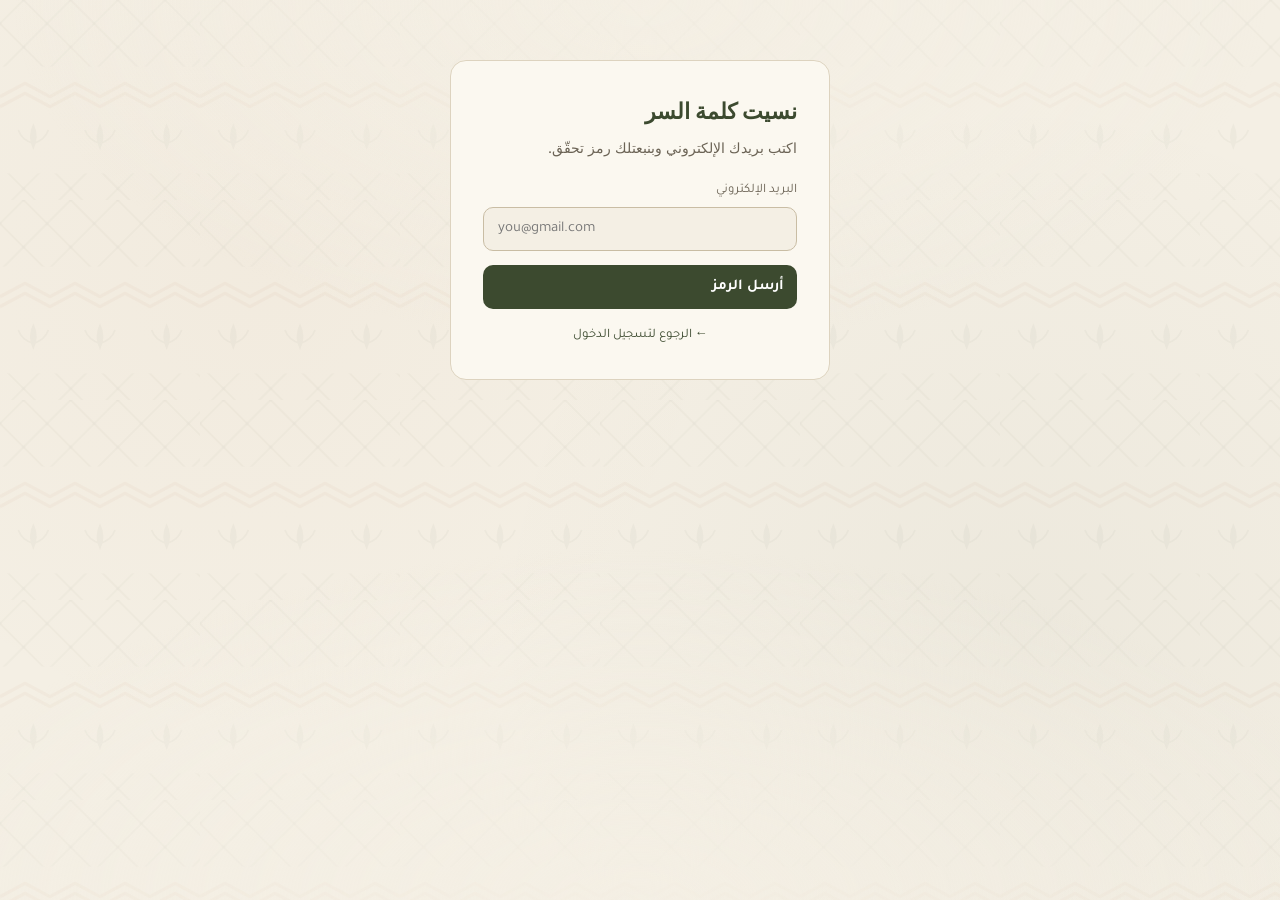
<file: PtcHub.API/wwwroot/forgot-password.html>
<!DOCTYPE html>
<html lang="ar" dir="rtl">
<head>
    <meta charset="UTF-8">
    <meta name="viewport" content="width=device-width, initial-scale=1.0">
    <title>نسيت كلمة السر — PTC Hub</title>
    <link rel="preconnect" href="https://fonts.googleapis.com">
    <link href="https://fonts.googleapis.com/css2?family=Fraunces:opsz,wght@9..144,500;9..144,600;9..144,700&family=Inter:wght@400;500;600;700&family=Tajawal:wght@400;500;700&family=Amiri:wght@400;700&family=IBM+Plex+Mono:wght@400;600&display=swap" rel="stylesheet">
    <link rel="stylesheet" href="style.css">
    <style>
        .reset-wrap{max-width:420px;margin:60px auto;padding:0 20px}
        .reset-card{background:var(--card);border:1px solid var(--line);border-radius:16px;padding:32px}
        .reset-card h2{color:var(--olive);font-family:var(--font-head);font-size:22px;margin:0 0 8px}
        .reset-card p{color:var(--muted);font-size:14px;margin:0 0 20px;line-height:1.6}
        .reset-card label{display:block;font-family:var(--font-ar);font-size:13px;color:var(--muted);margin-bottom:6px}
        .reset-card input{width:100%;padding:12px 14px;border:1px solid var(--line-2,#d5d0c6);
            border-radius:10px;font-family:var(--font-ar);font-size:15px;background:var(--paper);
            color:var(--ink);margin-bottom:14px;box-sizing:border-box}
        .reset-card input:focus{outline:none;border-color:var(--copper)}
        .reset-card input.otp{text-align:center;font-size:24px;letter-spacing:8px;direction:ltr;font-family:var(--font-mono)}
        .reset-card .btn{width:100%;padding:13px;border:none;border-radius:10px;background:var(--olive);
            color:#fff;font-family:var(--font-ar);font-weight:700;font-size:15px;cursor:pointer}
        .reset-card .btn:hover{background:var(--olive-2,#5a6b47)}
        .reset-card .btn:disabled{opacity:.5;cursor:not-allowed}
        .reset-card .msg{padding:10px 14px;border-radius:8px;margin-bottom:14px;font-family:var(--font-ar);font-size:13px;display:none}
        .reset-card .msg.ok{display:block;background:rgba(46,125,50,.1);color:#2e7d32}
        .reset-card .msg.err{display:block;background:rgba(192,57,43,.08);color:#c0392b}
        .step{display:none}
        .step.active{display:block}
        .back{display:block;text-align:center;margin-top:16px;font-family:var(--font-ar);font-size:13px}
        .back a{color:var(--olive);text-decoration:none}
    </style>
</head>
<body>
<div class="reset-wrap">
    <div class="reset-card">
        <h2>نسيت كلمة السر</h2>

        <div id="msgBox" class="msg"></div>

        <!-- الخطوة ١: إدخال البريد -->
        <div id="step1" class="step active">
            <p>اكتب بريدك الإلكتروني وبنبعتلك رمز تحقّق.</p>
            <label>البريد الإلكتروني</label>
            <input id="email" type="email" placeholder="you@gmail.com" dir="ltr" autocomplete="email">
            <button class="btn" id="btn1" onclick="requestOtp()">أرسل الرمز</button>
        </div>

        <!-- الخطوة ٢: إدخال الـ OTP -->
        <div id="step2" class="step">
            <p>أدخل الرمز اللي وصلك على بريدك.</p>
            <label>رمز التحقّق (٦ أرقام)</label>
            <input id="otp" class="otp" type="text" maxlength="6" placeholder="● ● ● ● ● ●"
                   inputmode="numeric" pattern="[0-9]*" autocomplete="one-time-code">
            <label>كلمة السر الجديدة</label>
            <input id="newPw" type="password" placeholder="٨ أحرف على الأقل" autocomplete="new-password">
            <button class="btn" id="btn2" onclick="resetPw()">تعيين كلمة السر</button>
            <div style="text-align:center;margin-top:10px">
                <a onclick="resend()" style="font-family:var(--font-ar);font-size:12.5px;
                   color:var(--olive);cursor:pointer">ما وصلني الرمز — أرسله مرة تانية</a>
            </div>
        </div>

        <!-- الخطوة ٣: نجاح -->
        <div id="step3" class="step">
            <p style="text-align:center;font-size:16px">✅</p>
            <p style="text-align:center">تم تعيين كلمة السر. سجّل دخولك.</p>
            <a href="login.html" class="btn" style="display:block;text-align:center;text-decoration:none">
                تسجيل الدخول
            </a>
        </div>

        <div class="back"><a href="login.html">← الرجوع لتسجيل الدخول</a></div>
    </div>
</div>

<script src="api-config.js"></script>
<script src="auth.js"></script>
<script>
    function msg(text, type) {
        var el = document.getElementById('msgBox');
        el.textContent = text;
        el.className = 'msg ' + (type || 'err');
    }

    function showStep(n) {
        document.querySelectorAll('.step').forEach(function (s) { s.classList.remove('active'); });
        document.getElementById('step' + n).classList.add('active');
    }

    async function requestOtp() {
        var email = document.getElementById('email').value.trim();
        if (!email) { msg('اكتب بريدك الإلكتروني.'); return; }

        var btn = document.getElementById('btn1');
        btn.disabled = true;
        msg('جارٍ الإرسال...', 'ok');

        try {
            await PTCAuth.forgotPassword(email);
            msg('لو البريد مسجّل، بيوصلك رمز تحقّق. تفقّد بريدك.', 'ok');
            showStep(2);
        } catch (e) {
            msg(e.message || 'حصل خطأ.');
        }
        btn.disabled = false;
    }

    async function resend() {
        msg('');
        await requestOtp();
    }

    async function resetPw() {
        var email = document.getElementById('email').value.trim();
        var otp = document.getElementById('otp').value.trim();
        var pw = document.getElementById('newPw').value;

        if (!otp || otp.length !== 6) { msg('الرمز لازم يكون ٦ أرقام.'); return; }
        if (!pw || pw.length < 8) { msg('كلمة السر لازم تكون ٨ أحرف على الأقل.'); return; }

        var btn = document.getElementById('btn2');
        btn.disabled = true;
        msg('جارٍ التحقّق...', 'ok');

        try {
            await PTCAuth.resetPassword(email, otp, pw);
            msg('تم تعيين كلمة السر بنجاح.', 'ok');
            showStep(3);
        } catch (e) {
            msg(e.message || 'الرمز غير صحيح أو منتهي.');
        }
        btn.disabled = false;
    }
</script>
</body>
</html>
</file>
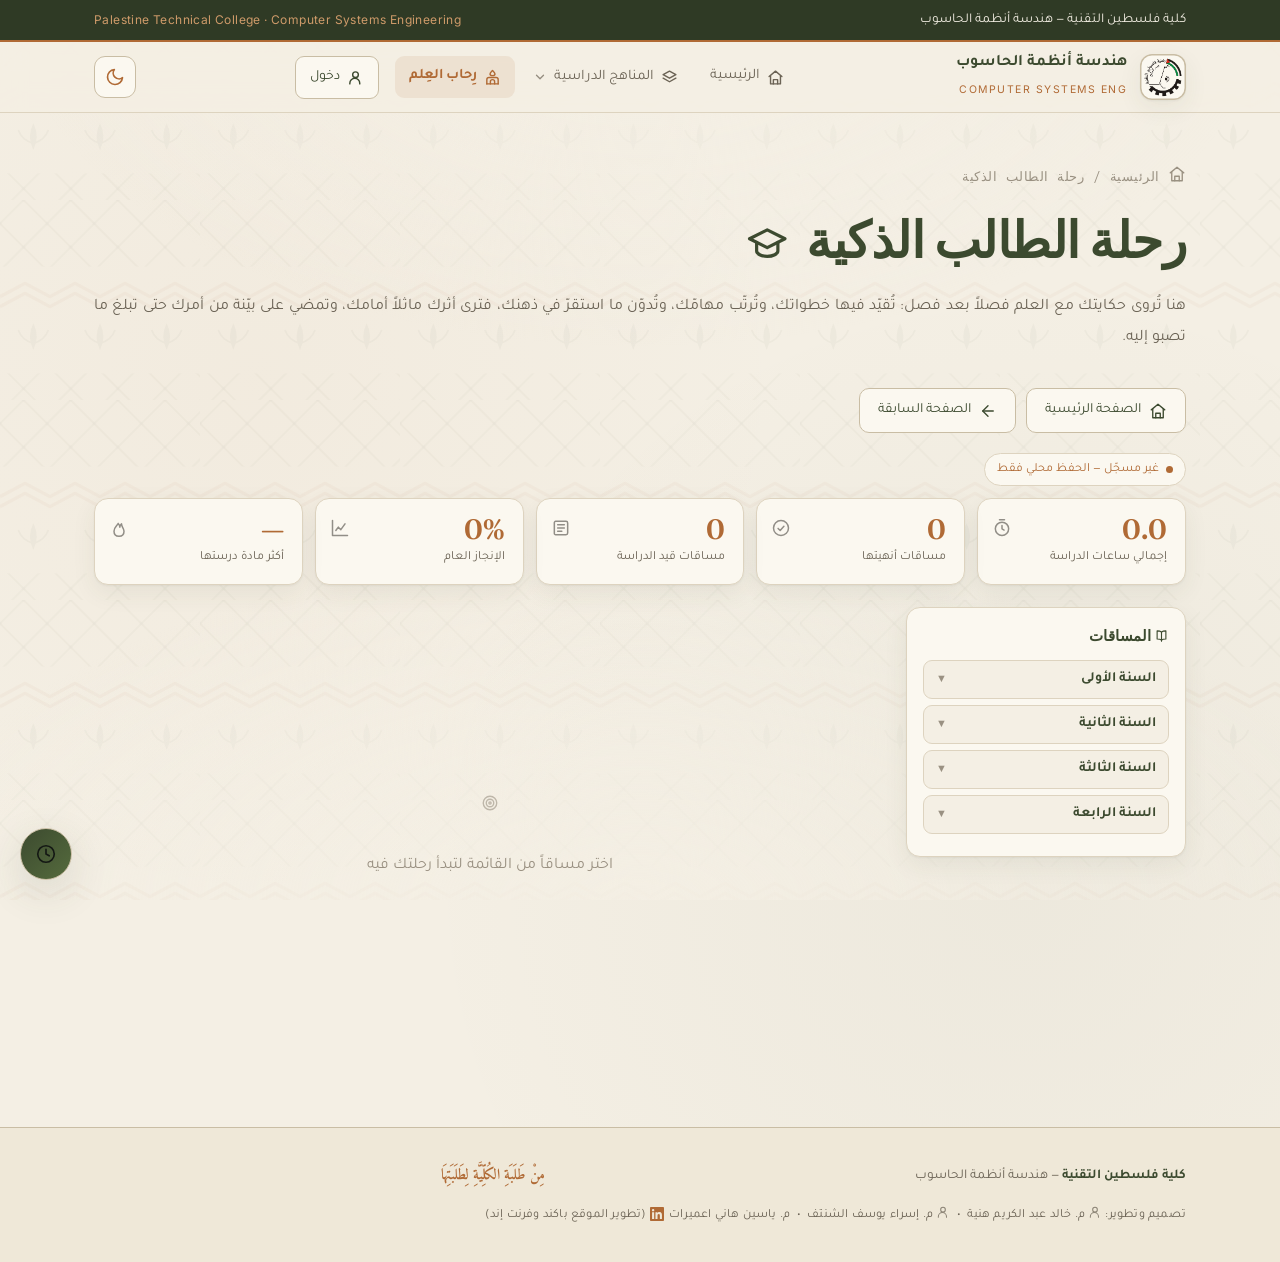
<file: PtcHub.API/wwwroot/journey.html>
<!DOCTYPE html>
<html lang="ar" dir="rtl">
<head>
    <meta charset="UTF-8">
    <meta name="viewport" content="width=device-width, initial-scale=1.0">
    <title>رحلة الطالب الذكية — هندسة أنظمة الحاسوب</title>
    <meta name="description" content="رحلة الطالب الذكية — لوحة تحكم شخصية لمتابعة تقدّمك في كل مساق، مع المهام وساعات الدراسة والملاحظات والإحصائيات.">
    <meta name="theme-color" content="#3c4a2f">
    <link rel="icon" href="logo.png">
    <link rel="manifest" href="manifest.json">
    <link rel="apple-touch-icon" href="logo.png">
    <meta property="og:type" content="website">
    <meta property="og:site_name" content="هندسة أنظمة الحاسوب — كلية فلسطين التقنية">
    <meta property="og:title" content="رحلة الطالب الذكية — هندسة أنظمة الحاسوب">
    <meta property="og:description" content="رحلة الطالب الذكية — لوحة تحكم شخصية لمتابعة تقدّمك في كل مساق، مع المهام وساعات الدراسة والملاحظات والإحصائيات.">
    <meta property="og:image" content="https://ptc-cse1.vercel.app/og-image.png">
    <meta property="og:url" content="https://ptc-cse1.vercel.app/journey.html">
    <meta name="twitter:card" content="summary_large_image">
    <meta name="twitter:title" content="رحلة الطالب الذكية — هندسة أنظمة الحاسوب">
    <meta name="twitter:description" content="رحلة الطالب الذكية — لوحة تحكم شخصية لمتابعة تقدّمك في كل مساق، مع المهام وساعات الدراسة والملاحظات والإحصائيات.">
    <meta name="twitter:image" content="https://ptc-cse1.vercel.app/og-image.png">

    <script>try { if (localStorage.getItem("ptc_theme") === "dark") document.documentElement.setAttribute("data-theme", "dark"); } catch (e) { }</script>
    <link rel="preconnect" href="https://fonts.googleapis.com">
    <link rel="preconnect" href="https://fonts.gstatic.com" crossorigin>
    <link href="https://fonts.googleapis.com/css2?family=Fraunces:opsz,wght@9..144,500;9..144,600;9..144,700&family=Inter:wght@400;500;600;700&family=Tajawal:wght@400;500;700&family=Amiri:wght@400;700&family=IBM+Plex+Mono:wght@400;600&display=swap" rel="stylesheet">
    <link rel="stylesheet" href="style.css">
    <style>
        /* ===== journey layout ===== */
        .jr-shell {
            display: grid;
            grid-template-columns: 280px 1fr;
            gap: 20px;
            align-items: start
        }

        @media (max-width:940px) {
            .jr-shell {
                grid-template-columns: 1fr
            }
        }

        .jr-side {
            background: var(--card);
            border: 1px solid var(--line);
            border-radius: var(--radius);
            padding: 16px;
            box-shadow: var(--shadow);
            position: sticky;
            top: 96px;
            max-height: calc(100vh - 120px);
            overflow-y: auto
        }

        @media (max-width:940px) {
            .jr-side {
                position: static;
                max-height: none
            }
        }

        .jr-side h3 {
            font-family: var(--font-display);
            font-size: 15px;
            color: var(--olive);
            margin-bottom: 12px
        }

        /* stats strip */
        .stat-grid {
            display: grid;
            grid-template-columns: repeat(auto-fit,minmax(150px,1fr));
            gap: 12px;
            margin-bottom: 22px
        }

        .stat-box {
            background: var(--card);
            border: 1px solid var(--line);
            border-radius: var(--radius);
            padding: 16px 18px;
            box-shadow: var(--shadow);
            position: relative;
            overflow: hidden
        }

            .stat-box .sv {
                font-family: var(--font-display);
                font-size: 28px;
                font-weight: 600;
                color: var(--copper);
                line-height: 1
            }

            .stat-box .sl {
                font-family: var(--font-ar);
                font-size: 12.5px;
                color: var(--muted);
                margin-top: 4px
            }

            .stat-box .si {
                position: absolute;
                top: 12px;
                inset-inline-end: 14px;
                font-size: 20px;
                opacity: .5
            }

        /* course tree */
        .jtree-year {
            margin-bottom: 6px
        }

            .jtree-year > button {
                width: 100%;
                display: flex;
                align-items: center;
                justify-content: space-between;
                gap: 8px;
                padding: 10px 12px;
                border-radius: 9px;
                border: 1px solid var(--line);
                background: var(--paper);
                color: var(--olive);
                font-family: var(--font-ar);
                font-weight: 700;
                font-size: 14px;
                cursor: pointer;
                transition: .18s
            }

                .jtree-year > button:hover {
                    border-color: var(--copper)
                }

                .jtree-year > button .chev {
                    color: var(--faint);
                    transition: .25s;
                    font-size: 11px
                }

            .jtree-year.open > button .chev {
                transform: rotate(180deg);
                color: var(--copper)
            }

        .jtree-sem {
            max-height: 0;
            overflow: hidden;
            transition: max-height .3s ease;
            padding-inline-start: 6px
        }

        .jtree-year.open .jtree-sem {
            max-height: 2000px
        }

        .jtree-sem .jsem-name {
            font-family: var(--font-mono);
            font-size: 10px;
            color: var(--copper);
            letter-spacing: 1px;
            margin: 10px 0 5px;
            padding-inline-start: 6px
        }

        .jtree-course {
            width: 100%;
            text-align: start;
            display: flex;
            align-items: center;
            gap: 8px;
            padding: 8px 10px;
            border-radius: 8px;
            border: none;
            background: none;
            color: var(--muted);
            font-family: var(--font-ar);
            font-size: 13px;
            cursor: pointer;
            transition: .15s
        }

            .jtree-course:hover {
                background: var(--paper-2);
                color: var(--ink)
            }

            .jtree-course.active {
                background: rgba(176,106,53,.12);
                color: var(--copper);
                font-weight: 700
            }

            .jtree-course .st-dot {
                width: 8px;
                height: 8px;
                border-radius: 50%;
                background: var(--line-2);
                flex-shrink: 0
            }

                .jtree-course .st-dot.doing {
                    background: var(--gold)
                }

                .jtree-course .st-dot.done {
                    background: var(--olive-2)
                }

        /* main */
        .jr-empty {
            display: grid;
            place-items: center;
            min-height: 420px;
            text-align: center;
            color: var(--faint);
            font-family: var(--font-ar)
        }

            .jr-empty .big {
                font-size: 52px;
                margin-bottom: 14px;
                opacity: .6
            }

        .course-hero {
            display: flex;
            align-items: flex-start;
            justify-content: space-between;
            gap: 16px;
            flex-wrap: wrap;
            margin-bottom: 18px
        }

            .course-hero .ct {
                font-family: var(--font-display);
                font-size: 24px;
                color: var(--olive);
                font-weight: 600
            }

                .course-hero .ct code {
                    font-family: var(--font-mono);
                    font-size: 12px;
                    color: var(--paper);
                    background: var(--copper);
                    border-radius: 6px;
                    padding: 4px 9px;
                    margin-inline-end: 8px
                }

            .course-hero .csub {
                font-family: var(--font-ar);
                font-size: 13px;
                color: var(--muted);
                margin-top: 4px
            }

        /* status pills */
        .status-row {
            display: flex;
            gap: 8px;
            flex-wrap: wrap;
            margin-bottom: 8px
        }

        .status-pill {
            padding: 9px 16px;
            border-radius: 10px;
            border: 1px solid var(--line-2);
            background: var(--card);
            color: var(--muted);
            font-family: var(--font-ar);
            font-weight: 700;
            font-size: 13.5px;
            cursor: pointer;
            transition: .2s;
            display: flex;
            align-items: center;
            gap: 7px
        }

            .status-pill:hover {
                border-color: var(--copper)
            }

            .status-pill.active[data-s="none"] {
                background: var(--faint);
                color: #fff;
                border-color: var(--faint)
            }

            .status-pill.active[data-s="doing"] {
                background: var(--gold);
                color: #3a2e10;
                border-color: var(--gold)
            }

            .status-pill.active[data-s="done"] {
                background: var(--olive-2);
                color: #fff;
                border-color: var(--olive-2)
            }

        /* progress bar */
        .prog-wrap {
            margin: 16px 0
        }

        .prog-label {
            display: flex;
            justify-content: space-between;
            font-family: var(--font-ar);
            font-size: 13px;
            color: var(--muted);
            margin-bottom: 6px
        }

            .prog-label b {
                color: var(--olive)
            }

        .prog-track {
            height: 12px;
            border-radius: 999px;
            background: var(--paper-2);
            border: 1px solid var(--line);
            overflow: hidden
        }

        .prog-fill {
            height: 100%;
            background: linear-gradient(90deg,var(--olive-2),var(--copper));
            border-radius: 999px;
            width: 0;
            transition: width .5s cubic-bezier(.2,.8,.3,1)
        }

        /* dashboard grid */
        .dash-grid {
            display: grid;
            grid-template-columns: 1fr 1fr;
            gap: 16px;
            margin-top: 18px
        }

        @media (max-width:760px) {
            .dash-grid {
                grid-template-columns: 1fr
            }
        }

        .dash-card {
            background: var(--card);
            border: 1px solid var(--line);
            border-radius: var(--radius);
            padding: 18px;
            box-shadow: var(--shadow)
        }

            .dash-card h4 {
                font-family: var(--font-display);
                font-size: 16px;
                color: var(--olive);
                margin-bottom: 12px;
                display: flex;
                align-items: center;
                gap: 8px
            }

        /* checklist */
        .check-item {
            display: flex;
            align-items: center;
            gap: 10px;
            padding: 9px 10px;
            border-radius: 8px;
            transition: .15s;
            cursor: pointer
        }

            .check-item:hover {
                background: var(--paper-2)
            }

            .check-item .cb {
                width: 20px;
                height: 20px;
                border-radius: 6px;
                border: 2px solid var(--line-2);
                flex-shrink: 0;
                display: grid;
                place-items: center;
                transition: .15s;
                color: #fff;
                font-size: 12px
            }

            .check-item.done .cb {
                background: var(--olive-2);
                border-color: var(--olive-2)
            }

            .check-item .cl {
                font-family: var(--font-ar);
                font-size: 14px;
                color: var(--ink)
            }

            .check-item.done .cl {
                text-decoration: line-through;
                color: var(--faint)
            }

        /* study hours */
        .hours-display {
            text-align: center;
            padding: 8px 0
        }

            .hours-display .hv {
                font-family: var(--font-mono);
                font-size: 38px;
                font-weight: 600;
                color: var(--copper)
            }

            .hours-display .hl {
                font-family: var(--font-ar);
                font-size: 12px;
                color: var(--muted)
            }

        .hours-btns {
            display: flex;
            gap: 8px;
            justify-content: center;
            margin-top: 10px;
            flex-wrap: wrap
        }

        .hbtn {
            padding: 8px 14px;
            border-radius: 9px;
            border: 1px solid var(--line-2);
            background: var(--paper);
            color: var(--ink);
            font-family: var(--font-ar);
            font-size: 13px;
            cursor: pointer;
            transition: .18s
        }

            .hbtn:hover {
                border-color: var(--copper)
            }

            .hbtn.timer {
                background: var(--olive);
                color: var(--paper);
                border-color: var(--olive)
            }

        /* todo */
        .todo-add {
            display: flex;
            gap: 8px;
            margin-bottom: 12px
        }

        .todo-in {
            flex: 1;
            padding: 10px 12px;
            border-radius: 9px;
            border: 1px solid var(--line-2);
            background: var(--paper);
            color: var(--ink);
            font-family: var(--font-ar);
            font-size: 14px;
            outline: none
        }

            .todo-in:focus {
                border-color: var(--copper)
            }

        .todo-item {
            display: flex;
            align-items: center;
            gap: 10px;
            padding: 8px 10px;
            border-radius: 8px;
            transition: .15s
        }

            .todo-item:hover {
                background: var(--paper-2)
            }

            .todo-item .tc {
                width: 18px;
                height: 18px;
                border-radius: 5px;
                border: 2px solid var(--line-2);
                cursor: pointer;
                flex-shrink: 0;
                display: grid;
                place-items: center;
                color: #fff;
                font-size: 11px
            }

            .todo-item.done .tc {
                background: var(--olive-2);
                border-color: var(--olive-2)
            }

            .todo-item .tt {
                flex: 1;
                font-family: var(--font-ar);
                font-size: 13.5px;
                color: var(--ink)
            }

            .todo-item.done .tt {
                text-decoration: line-through;
                color: var(--faint)
            }

            .todo-item .td {
                background: none;
                border: none;
                color: var(--faint);
                cursor: pointer;
                font-size: 15px
            }

                .todo-item .td:hover {
                    color: #c0392b
                }

        /* pomodoro */
        .pomo {
            text-align: center
        }

            .pomo .pt {
                font-family: var(--font-mono);
                font-size: 44px;
                font-weight: 600;
                color: var(--copper);
                letter-spacing: 2px
            }

        .pomo-btns {
            display: flex;
            gap: 8px;
            justify-content: center;
            margin-top: 10px;
            flex-wrap: wrap
        }

        /* review guide */
        .rev-list {
            list-style: none;
            padding: 0;
            margin: 8px 0 0;
            display: flex;
            flex-direction: column;
            gap: 7px
        }

            .rev-list li {
                display: flex;
                align-items: center;
                gap: 10px;
                padding: 9px 11px;
                border-radius: 8px;
                background: var(--paper);
                border: 1px solid var(--line);
                font-family: var(--font-body);
                font-size: 13.5px;
                color: var(--ink)
            }

                .rev-list li .rn {
                    width: 20px;
                    height: 20px;
                    border-radius: 6px;
                    display: grid;
                    place-items: center;
                    background: rgba(60,74,47,.1);
                    color: var(--olive);
                    font-family: var(--font-mono);
                    font-size: 10px;
                    font-weight: 700;
                    flex-shrink: 0
                }

        .rev-sec {
            font-family: var(--font-ar);
            font-weight: 700;
            color: var(--copper);
            font-size: 13px;
            margin: 14px 0 6px
        }

        /* notes (rich) */
        .notes-toolbar {
            display: flex;
            gap: 6px;
            flex-wrap: wrap;
            align-items: center;
            margin-bottom: 10px;
            padding-bottom: 10px;
            border-bottom: 1px solid var(--line)
        }

        .nbtn {
            padding: 7px 11px;
            border-radius: 8px;
            border: 1px solid var(--line-2);
            background: var(--paper);
            color: var(--ink);
            font-family: var(--font-ar);
            font-size: 13px;
            cursor: pointer;
            transition: .15s;
            min-width: 34px
        }

            .nbtn:hover {
                border-color: var(--copper)
            }

            .nbtn.on {
                background: var(--olive);
                color: var(--paper);
                border-color: var(--olive)
            }

        .notes-controls {
            display: flex;
            gap: 8px;
            flex-wrap: wrap;
            margin-bottom: 12px;
            align-items: center
        }

            .notes-controls select, .notes-search {
                padding: 9px 11px;
                border-radius: 9px;
                border: 1px solid var(--line-2);
                background: var(--paper);
                color: var(--ink);
                font-family: var(--font-ar);
                font-size: 13px;
                outline: none
            }

        .notes-search {
            flex: 1;
            min-width: 140px
        }

        .note-editor {
            min-height: 180px;
            padding: 16px;
            border-radius: 12px;
            background: var(--card);
            border: 1px solid var(--line);
            color: var(--ink);
            font-family: var(--font-ar);
            font-size: 15px;
            line-height: 1.9;
            outline: none;
            overflow-y: auto
        }

            .note-editor:focus {
                border-color: var(--copper)
            }

            .note-editor:empty:before {
                content: attr(data-ph);
                color: var(--faint)
            }

            .note-editor h1, .note-editor h2 {
                font-family: var(--font-display);
                color: var(--olive)
            }

            .note-editor mark {
                background: var(--gold);
                color: #3a2e10;
                padding: 1px 3px;
                border-radius: 3px
            }

            .note-editor img {
                max-width: 100%;
                border-radius: 8px;
                margin: 8px 0
            }

        .note-save-row {
            display: flex;
            align-items: center;
            gap: 10px;
            margin: 10px 0;
            font-family: var(--font-ar);
            font-size: 12.5px;
            color: var(--muted)
        }

        .nsave-dot {
            width: 8px;
            height: 8px;
            border-radius: 50%;
            background: var(--olive-2)
        }

            .nsave-dot.saving {
                background: var(--copper)
            }

        .notes-list {
            display: flex;
            flex-direction: column;
            gap: 10px;
            margin-top: 16px
        }

        .note-card {
            background: var(--paper);
            border: 1px solid var(--line);
            border-radius: 12px;
            padding: 14px 16px;
            transition: .18s;
            position: relative
        }

            .note-card:hover {
                border-color: var(--line-2)
            }

            .note-card.pinned {
                border-inline-start: 3px solid var(--copper)
            }

            .note-card .nc-top {
                display: flex;
                align-items: center;
                justify-content: space-between;
                gap: 10px;
                margin-bottom: 8px
            }

            .note-card .nc-cat {
                font-family: var(--font-mono);
                font-size: 10px;
                padding: 3px 8px;
                border-radius: 6px;
                background: rgba(60,74,47,.1);
                color: var(--olive)
            }

            .note-card .nc-actions {
                display: flex;
                gap: 4px
            }

                .note-card .nc-actions button {
                    background: none;
                    border: none;
                    cursor: pointer;
                    font-size: 15px;
                    opacity: .6;
                    transition: .15s;
                    padding: 2px
                }

                    .note-card .nc-actions button:hover {
                        opacity: 1
                    }

            .note-card .nc-body {
                font-family: var(--font-ar);
                font-size: 14px;
                color: var(--ink);
                line-height: 1.8
            }

            .note-card .nc-date {
                font-family: var(--font-mono);
                font-size: 10px;
                color: var(--faint);
                margin-top: 8px
            }

        .new-note-btn {
            width: 100%;
            padding: 11px;
            border-radius: 10px;
            border: 1px dashed var(--line-2);
            background: none;
            color: var(--olive);
            font-family: var(--font-ar);
            font-weight: 700;
            font-size: 14px;
            cursor: pointer;
            transition: .18s;
            margin-top: 10px
        }

            .new-note-btn:hover {
                border-color: var(--copper);
                color: var(--copper)
            }

        /* collapsible section (accordion like study-tools) */
        .jsection {
            background: var(--card);
            border: 1px solid var(--line);
            border-radius: var(--radius);
            margin-top: 16px;
            box-shadow: var(--shadow);
            overflow: hidden
        }

            .jsection > button {
                width: 100%;
                display: flex;
                align-items: center;
                justify-content: space-between;
                padding: 16px 18px;
                background: none;
                border: none;
                cursor: pointer;
                color: var(--olive);
                font-family: var(--font-display);
                font-size: 17px;
                font-weight: 600
            }

                .jsection > button:hover {
                    background: var(--paper-2)
                }

                .jsection > button .chev {
                    color: var(--faint);
                    transition: .25s
                }

            .jsection.open > button .chev {
                transform: rotate(180deg);
                color: var(--copper)
            }

        .jsection-body {
            max-height: 0;
            overflow: hidden;
            transition: max-height .35s ease
        }

        .jsection.open .jsection-body {
            max-height: 4000px
        }

        .jsection-inner {
            padding: 0 18px 18px
        }

        /* badges */
        .badges {
            display: flex;
            gap: 10px;
            flex-wrap: wrap
        }

        .badge-chip {
            display: flex;
            align-items: center;
            gap: 8px;
            padding: 10px 14px;
            border-radius: 12px;
            background: var(--paper);
            border: 1px solid var(--line);
            font-family: var(--font-ar);
            font-size: 13px;
            color: var(--faint);
            transition: .2s
        }

            .badge-chip.earned {
                background: linear-gradient(135deg,rgba(201,162,75,.15),var(--paper));
                border-color: var(--gold);
                color: var(--olive);
                font-weight: 700
            }

            .badge-chip .be {
                font-size: 20px;
                filter: grayscale(1);
                opacity: .5
            }

            .badge-chip.earned .be {
                filter: none;
                opacity: 1
            }
    </style>
    <style>
        /* مؤشّر مزامنة رحلة الطالب مع الحساب */
        .sync-state {
            font-family: var(--font-ar);
            font-size: 12.5px;
            color: var(--faint);
            margin-bottom: 12px;
            display: inline-flex;
            align-items: center;
            gap: 7px;
            padding: 5px 12px;
            border-radius: 20px;
            border: 1px solid var(--line);
            background: var(--card);
        }
        .sync-state::before {
            content: '';
            width: 7px; height: 7px;
            border-radius: 50%;
            background: var(--faint);
        }
        .sync-state.ok { color: var(--olive); }
        .sync-state.ok::before { background: var(--olive); }
        .sync-state.saving::before { background: var(--copper); animation: syncPulse 1s infinite; }
        .sync-state.warn { color: var(--copper); }
        .sync-state.warn::before { background: var(--copper); }
        @keyframes syncPulse { 0%,100% { opacity: 1 } 50% { opacity: .25 } }
    </style>
</head>
<body>
    <a href="#main" class="skip-link">تخطَّ إلى المحتوى الرئيسي</a>


    <div class="college-bar">
        <div class="inner">
            <span>كلية فلسطين التقنية — هندسة أنظمة الحاسوب</span>
            <span class="en">Palestine Technical College · Computer Systems Engineering</span>
        </div>
    </div>

    <nav class="nav">
        <div class="nav-inner">
            <div class="brand" aria-label="هندسة أنظمة الحاسوب">
                <span class="seal"><img src="logo.png" alt="شعار كلية فلسطين التقنية"></span>
                <span class="txt"><b>هندسة أنظمة الحاسوب</b><small>Computer Systems Eng</small></span>
            </div>
            <div class="nav-links" id="menu">
                <a href="index.html" data-nav="home"><span class="nav-ic"><svg viewBox="0 0 24 24" fill="none" stroke="currentColor" stroke-width="2" stroke-linecap="round" stroke-linejoin="round"><path d="M3 10.5 12 3l9 7.5" /><path d="M5 9.5V21h14V9.5" /><path d="M9 21v-6h6v6" /></svg></span>الرئيسية</a>
                <div class="nav-drop" data-nav="curriculum">
                    <button class="nav-drop-btn" type="button"><span class="nav-ic"><svg viewBox="0 0 24 24" fill="none" stroke="currentColor" stroke-width="2" stroke-linecap="round" stroke-linejoin="round"><path d="M12 3 3 8l9 5 9-5z" /><path d="M3 13l9 5 9-5" /></svg></span>المناهج الدراسية <svg class="dd-chev" viewBox="0 0 24 24" fill="none" stroke="currentColor" stroke-width="2.2" stroke-linecap="round" stroke-linejoin="round"><path d="M6 9l6 6 6-6" /></svg></button>
                    <div class="nav-drop-menu">
                        <div class="dd-year">
                            <a href="year1.html" class="dd-year-link"><span class="dd-ic"><svg viewBox="0 0 24 24" fill="none" stroke="currentColor" stroke-width="2" stroke-linecap="round" stroke-linejoin="round"><path d="M4 5a2 2 0 0 1 2-2h13v16H6a2 2 0 0 0-2 2z" /><path d="M4 19.5V5" /></svg></span>السنة الأولى</a>
                            <div class="dd-sems">
                                <a href="year1.html#sem0">الفصل الأول</a>
                                <a href="year1.html#sem1">الفصل الثاني</a>
                            </div>
                        </div>
                        <div class="dd-year">
                            <a href="year2.html" class="dd-year-link"><span class="dd-ic"><svg viewBox="0 0 24 24" fill="none" stroke="currentColor" stroke-width="2" stroke-linecap="round" stroke-linejoin="round"><path d="M4 5a2 2 0 0 1 2-2h13v16H6a2 2 0 0 0-2 2z" /><path d="M4 19.5V5" /></svg></span>السنة الثانية</a>
                            <div class="dd-sems">
                                <a href="year2.html#sem0">الفصل الأول</a>
                                <a href="year2.html#sem1">الفصل الثاني</a>
                            </div>
                        </div>
                        <div class="dd-year">
                            <a href="year3.html" class="dd-year-link"><span class="dd-ic"><svg viewBox="0 0 24 24" fill="none" stroke="currentColor" stroke-width="2" stroke-linecap="round" stroke-linejoin="round"><path d="M4 5a2 2 0 0 1 2-2h13v16H6a2 2 0 0 0-2 2z" /><path d="M4 19.5V5" /></svg></span>السنة الثالثة</a>
                            <div class="dd-sems">
                                <a href="year3.html#sem0">الفصل الأول</a>
                                <a href="year3.html#sem1">الفصل الثاني</a>
                            </div>
                        </div>
                        <div class="dd-year">
                            <a href="year4.html" class="dd-year-link"><span class="dd-ic"><svg viewBox="0 0 24 24" fill="none" stroke="currentColor" stroke-width="2" stroke-linecap="round" stroke-linejoin="round"><path d="M4 5a2 2 0 0 1 2-2h13v16H6a2 2 0 0 0-2 2z" /><path d="M4 19.5V5" /></svg></span>السنة الرابعة</a>
                            <div class="dd-sems">
                                <a href="year4.html#sem0">الفصل الأول</a>
                                <a href="year4.html#sem1">الفصل الثاني</a>
                            </div>
                        </div>
                        <a href="electives.html" class="dd-elective"><span class="dd-ic"><svg viewBox="0 0 24 24" fill="none" stroke="currentColor" stroke-width="2" stroke-linecap="round" stroke-linejoin="round"><circle cx="12" cy="12" r="9" /><circle cx="12" cy="12" r="5" /><circle cx="12" cy="12" r="1.5" /></svg></span>المساقات الاختيارية</a>
                    </div>
                </div>
                <a href="study-tools.html" data-nav="rihab" class="active"><span class="nav-ic"><svg viewBox="0 0 24 24" fill="none" stroke="currentColor" stroke-width="2" stroke-linecap="round" stroke-linejoin="round"><path d="M12 2c2 2 3.5 3.2 3.5 5 0 1.4-1.4 2.3-3.5 2.3S8.5 8.4 8.5 7c0-1.8 1.5-3 3.5-5z" /><path d="M4 21v-6a3 3 0 0 1 3-3h10a3 3 0 0 1 3 3v6" /><path d="M4 21h16" /><path d="M9 21v-3a3 3 0 0 1 6 0v3" /></svg></span>رِحاب العِلم</a>
            </div>
            <div class="auth-slot" id="authSlot">
                <a class="auth-link" href="login.html" title="تسجيل الدخول"><span class="nav-ic"><svg viewBox="0 0 24 24" fill="none" stroke="currentColor" stroke-width="2" stroke-linecap="round" stroke-linejoin="round"><circle cx="12" cy="8" r="4" /><path d="M4 21v-1a7 7 0 0 1 14 0v1" /></svg></span><span class="auth-label">دخول</span></a>
            </div>
            <div class="nav-actions">
                <button class="theme-btn" onclick="toggleTheme()" aria-label="تبديل الوضع" title="نهاري / ليلي">
                    <svg class="moon" viewBox="0 0 24 24" fill="none" stroke="currentColor" stroke-width="2" stroke-linecap="round" stroke-linejoin="round"><path d="M21 12.79A9 9 0 1 1 11.21 3 7 7 0 0 0 21 12.79z"></path></svg>
                    <svg class="sun" viewBox="0 0 24 24" fill="none" stroke="currentColor" stroke-width="2" stroke-linecap="round" stroke-linejoin="round"><circle cx="12" cy="12" r="4"></circle><path d="M12 2v2M12 20v2M4.9 4.9l1.4 1.4M17.7 17.7l1.4 1.4M2 12h2M20 12h2M4.9 19.1l1.4-1.4M17.7 6.3l1.4-1.4"></path></svg>
                </button>
                <button class="burger" onclick="toggleNav()" aria-label="menu"><i data-icon="menu"></i></button>
            </div>
        </div>
    </nav>

    <header class="page-head">
        <div class="wrap">
            <div class="crumb"><a href="index.html"><i data-icon="home"></i> الرئيسية</a> / رحلة الطالب الذكية</div>
            <h1>رحلة الطالب الذكية <span class="em"><i data-icon="graduation"></i></span></h1>
            <p>هنا تُروى حكايتك مع العلم فصلاً بعد فصل: تُقيّد فيها خطواتك، وتُرتّب مهامّك، وتُدوّن ما استقرّ في ذهنك، فترى أثرك ماثلاً أمامك، وتمضي على بيّنة من أمرك حتى تبلغ ما تصبو إليه.</p>
        </div>
    </header>

    <section style="padding-top:14px">
        <div class="wrap">
            <div class="back-bar" style="display:flex;gap:10px;margin-bottom:20px;flex-wrap:wrap">
                <a href="index.html" style="display:inline-flex;align-items:center;gap:8px;padding:10px 18px;border-radius:10px;border:1px solid var(--line-2);background:var(--card);color:var(--olive);font-family:var(--font-ar);font-size:14px;transition:.2s"><i data-icon="home"></i> الصفحة الرئيسية</a>
                <a onclick="history.back()" style="cursor:pointer;display:inline-flex;align-items:center;gap:8px;padding:10px 18px;border-radius:10px;border:1px solid var(--line-2);background:var(--card);color:var(--olive);font-family:var(--font-ar);font-size:14px;transition:.2s"><i data-icon="back"></i> الصفحة السابقة</a>
            </div>

            <!-- حالة المزامنة مع الحساب -->
            <div id="syncState" class="sync-state">…</div>

            <!-- overall stats -->
            <div class="stat-grid" id="statGrid"></div>

            <div class="jr-shell">
                <aside class="jr-side">
                    <h3><i data-icon="bookOpen"></i> المساقات</h3>
                    <div id="jtree"></div>
                </aside>

                <main>
                    <div id="jrEmpty" class="jr-empty">
                        <div><div class="big"><i data-icon="target"></i></div><div>اختر مساقاً من القائمة لتبدأ رحلتك فيه</div></div>
                    </div>

                    <div id="jrContent" style="display:none">
                        <div class="course-hero">
                            <div>
                                <div class="ct"><code id="jCode"></code><span id="jName"></span></div>
                                <div class="csub" id="jWhere"></div>
                            </div>
                        </div>

                        <div class="status-row" id="statusRow">
                            <button class="status-pill" data-s="none" onclick="setStatus('none')"><i data-icon="circleDot"></i> لم أبدأ</button>
                            <button class="status-pill" data-s="doing" onclick="setStatus('doing')"><i data-icon="quran"></i> أدرس حالياً</button>
                            <button class="status-pill" data-s="done" onclick="setStatus('done')"><i data-icon="checkCircle"></i> أنهيت</button>
                        </div>

                        <div class="prog-wrap">
                            <div class="prog-label"><span>نسبة الإنجاز</span><b id="progPct">0%</b></div>
                            <div class="prog-track"><div class="prog-fill" id="progFill"></div></div>
                        </div>

                        <div class="dash-grid">
                            <!-- checklist -->
                            <div class="dash-card">
                                <h4><i data-icon="file"></i> متابعة المحتوى</h4>
                                <div id="checklist"></div>
                            </div>
                            <!-- study hours + pomodoro -->
                            <div class="dash-card">
                                <h4><i data-icon="timer"></i> ساعات الدراسة</h4>
                                <div class="hours-display"><div class="hv" id="hoursVal">0.0</div><div class="hl">ساعة لهذا المساق</div></div>
                                <div class="hours-btns">
                                    <button class="hbtn" onclick="addHours(0.5)">+ نصف ساعة</button>
                                    <button class="hbtn" onclick="addHours(1)">+ ساعة</button>
                                    <button class="hbtn" onclick="addHours(-0.5)">−</button>
                                </div>
                                <div class="pomo" style="margin-top:16px;border-top:1px solid var(--line);padding-top:14px">
                                    <div class="pt" id="pomoTime">25:00</div>
                                    <div class="pomo-btns">
                                        <button class="hbtn timer" onclick="pomoStart()"><i data-icon="play"></i> ابدأ</button>
                                        <button class="hbtn" onclick="pomoPause()"><i data-icon="pause"></i></button>
                                        <button class="hbtn" onclick="pomoReset()"><i data-icon="refresh"></i></button>
                                    </div>
                                    <div style="font-family:var(--font-ar);font-size:11px;color:var(--faint);margin-top:8px">جلسة تركيز ٢٥ دقيقة تُضاف للساعات تلقائياً</div>
                                </div>
                            </div>
                        </div>

                        <!-- todo -->
                        <div class="jsection open">
                            <button onclick="toggleSec(this)"><i data-icon="target"></i> مهام هذا المساق <span class="chev">▾</span></button>
                            <div class="jsection-body">
                                <div class="jsection-inner">
                                    <div class="todo-add">
                                        <input class="todo-in" id="todoIn" placeholder="أضف مهمة... (مثل: حل الواجب الأول)" onkeydown="if(event.key==='Enter')addTodo()">
                                        <button class="hbtn timer" onclick="addTodo()">+ إضافة</button>
                                    </div>
                                    <div id="todoList"></div>
                                </div>
                            </div>
                        </div>

                        <!-- review guide -->
                        <div class="jsection">
                            <button onclick="toggleSec(this)"><i data-icon="clipboard"></i> ماذا أراجع قبل المادة؟ <span class="chev">▾</span></button>
                            <div class="jsection-body"><div class="jsection-inner" id="reviewGuide"></div></div>
                        </div>

                        <!-- personal notes -->
                        <div class="jsection">
                            <button onclick="toggleSec(this)"><i data-icon="notes"></i> مساحتي الخاصة — الملاحظات <span class="chev">▾</span></button>
                            <div class="jsection-body">
                                <div class="jsection-inner">
                                    <div class="notes-controls">
                                        <select id="noteCat">
                                            <option value="تعريف"><i data-icon="pin"></i> تعريف</option>
                                            <option value="فكرة"><i data-icon="info"></i> فكرة مهمة</option>
                                            <option value="سؤال"><i data-icon="info"></i> سؤال</option>
                                            <option value="تذكير"><i data-icon="pin"></i> تذكير</option>
                                        </select>
                                        <input class="notes-search" id="noteSearch" placeholder="ابحث في ملاحظات هذا المساق..." oninput="renderNotes()">
                                    </div>
                                    <div class="notes-toolbar">
                                        <button class="nbtn" onmousedown="event.preventDefault()" onclick="fmt('bold')"><b>B</b></button>
                                        <button class="nbtn" onmousedown="event.preventDefault()" onclick="fmt('italic')"><i>I</i></button>
                                        <button class="nbtn" onmousedown="event.preventDefault()" onclick="fmt('underline')"><u>U</u></button>
                                        <button class="nbtn" onmousedown="event.preventDefault()" onclick="fmtBlock('h2')">عنوان</button>
                                        <button class="nbtn" onmousedown="event.preventDefault()" onclick="fmt('insertUnorderedList')">• قائمة</button>
                                        <button class="nbtn" onmousedown="event.preventDefault()" onclick="hl()"><i data-icon="edit"></i> تمييز</button>
                                        <button class="nbtn" onclick="pickImg()"><i data-icon="file"></i> صورة</button>
                                        <input type="file" id="imgIn" accept="image/*" style="display:none" onchange="insertImg(this)">
                                    </div>
                                    <div class="note-editor" id="noteEditor" contenteditable="true" data-ph="اكتب ملاحظتك هنا..."></div>
                                    <div class="note-save-row"><span class="nsave-dot" id="nsaveDot"></span><span id="nsaveMsg">جاهز</span></div>
                                    <button class="new-note-btn" onclick="saveNote()"><i data-icon="download"></i> حفظ الملاحظة</button>

                                    <div style="display:flex;gap:8px;margin-top:14px">
                                        <button class="hbtn" onclick="exportNotesPDF()"><i data-icon="file"></i> تصدير PDF / طباعة</button>
                                    </div>
                                    <div class="notes-list" id="notesList"></div>
                                </div>
                            </div>
                        </div>

                        <!-- badges -->
                        <div class="jsection">
                            <button onclick="toggleSec(this)"><i data-icon="trophy"></i> شارات الإنجاز <span class="chev">▾</span></button>
                            <div class="jsection-body"><div class="jsection-inner"><div class="badges" id="badges"></div></div></div>
                        </div>
                    </div>
                </main>
            </div>
        </div>
    </section>

    <footer>
        <div class="wrap foot-inner">
            <div class="foot-col foot-college"><b>كلية فلسطين التقنية</b> — هندسة أنظمة الحاسوب</div>
            <div class="foot-col foot-quote">مِنْ طَلَبَةِ الكُلِّيَّةِ لِطَلَبَتِهَا</div>
            <div class="foot-col foot-by">تصميم وتطوير: <i data-icon="user"></i> م. خالد عبد الكريم هنية &nbsp;•&nbsp; <i data-icon="user"></i> م. إسراء يوسف الشنتف &nbsp;•&nbsp; م. ياسين هاني اعميرات <a href="https://www.linkedin.com/in/yasen-hani-50021b389" target="_blank" rel="noopener" style="color:var(--copper);text-decoration:none;vertical-align:middle" title="LinkedIn"><svg xmlns="http://www.w3.org/2000/svg" width="14" height="14" viewBox="0 0 24 24" fill="currentColor" style="vertical-align:middle;margin-right:2px"><path d="M20.447 20.452h-3.554v-5.569c0-1.328-.027-3.037-1.852-3.037-1.853 0-2.136 1.445-2.136 2.939v5.667H9.351V9h3.414v1.561h.046c.477-.9 1.637-1.85 3.37-1.85 3.601 0 4.267 2.37 4.267 5.455v6.286zM5.337 7.433a2.062 2.062 0 01-2.063-2.065 2.064 2.064 0 112.063 2.065zm1.782 13.019H3.555V9h3.564v11.452zM22.225 0H1.771C.792 0 0 .774 0 1.729v20.542C0 23.227.792 24 1.771 24h20.451C23.2 24 24 23.227 24 22.271V1.729C24 .774 23.2 0 22.222 0h.003z"/></svg></a> (تطوير الموقع باكند وفرنت إند)</div>
        </div>
    </footer>

    <script src="courses-index.js"></script>
    <script src="prep-guide.js"></script>
    <script src="api-config.js"></script>
    <script src="auth.js"></script>
    <script src="icons.js"></script>
    <script src="app.js"></script>
    <script>
        const YEAR_ORDER = ["السنة الأولى", "السنة الثانية", "السنة الثالثة", "السنة الرابعة"];
        let cur = null;

        // ---- storage helpers ----
        // localStorage بيضلّ الكاش السريع (كل الكود تحت متزامن)،
        // والـ API هو المصدر الدائم. المزامنة بتصير بالخلفية.
        function J(k, d) { try { const v = localStorage.getItem(k); return v ? JSON.parse(v) : d; } catch (e) { return d; } }
        function S(k, v) { try { localStorage.setItem(k, JSON.stringify(v)); } catch (e) { } }
        function cData(code) { return J('jr_' + code, { status: 'none', checks: { lec: false, summ: false, exams: false }, hours: 0, todos: [], notes: [] }); }

        function cSave(code, d) {
            S('jr_' + code, d);     // فوري ومحلي
            pushToCloud(code, d);   // مؤجّل وللسحابة
        }

        // ============================================================
        //  المزامنة مع الباكند
        //  قبل هيك كانت رحلة الطالب localStorage فقط — يعني بتضيع
        //  لو فتح الموقع من جهاز ثاني أو مسح المتصفّح.
        // ============================================================
        const pendingPush = {};      // code -> timer
        let cloudReady = false;

        function loggedIn() {
            return typeof PTCAuth !== 'undefined' && PTCAuth.user;
        }

        function setSyncState(text, cls) {
            const el = document.getElementById('syncState');
            if (!el) return;
            el.textContent = text;
            el.className = 'sync-state ' + (cls || '');
        }

        // حفظ مؤجّل (debounce 800ms) — حتى ما نرسل طلب مع كل ضغطة
        function pushToCloud(code, data) {
            if (!loggedIn()) return;

            clearTimeout(pendingPush[code]);
            setSyncState('جارٍ الحفظ…', 'saving');

            pendingPush[code] = setTimeout(async function () {
                try {
                    await PTCAuth.saveProgress(code, data);
                    setSyncState('محفوظ في حسابك', 'ok');
                } catch (e) {
                    console.warn('[Journey] تعذّر حفظ التقدّم:', e.message);
                    setSyncState('محفوظ محلياً فقط', 'warn');
                }
            }, 800);
        }

        // سحب كل التقدّم من الحساب عند فتح الصفحة
        async function pullFromCloud() {
            if (!loggedIn()) {
                setSyncState('غير مسجّل — الحفظ محلي فقط', 'warn');
                return;
            }

            setSyncState('جارٍ المزامنة…', 'saving');

            try {
                const all = await PTCAuth.getAllProgress();

                Object.keys(all || {}).forEach(function (code) {
                    if (all[code]) S('jr_' + code, all[code]);
                });

                cloudReady = true;
                setSyncState('محفوظ في حسابك', 'ok');

                // إعادة رسم بعد ما وصلت البيانات
                buildTree();
                renderStats();
                if (cur) { renderCourse(); renderNotes(); renderBadges(); }
                if (window.renderIcons) window.renderIcons();
            } catch (e) {
                console.warn('[Journey] تعذّر جلب التقدّم:', e.message);
                setSyncState('تعذّرت المزامنة — الحفظ محلي', 'warn');
            }
        }

        // ---- build tree ----
        function buildTree() {
            const t = document.getElementById('jtree');
            const byY = {}; COURSE_INDEX.forEach(c => { (byY[c.year] = byY[c.year] || []).push(c); });
            t.innerHTML = YEAR_ORDER.filter(y => byY[y]).map((y, yi) => {
                const bySem = {}; byY[y].forEach(c => { (bySem[c.sname] = bySem[c.sname] || []).push(c); });
                const sems = Object.keys(bySem).map(sn => `<div class="jsem-name">${sn}</div>` +
                    bySem[sn].map(c => { const d = cData(c.code); return `<button class="jtree-course" data-code="${c.code}" onclick='openC(${JSON.stringify(c).replace(/'/g, "&#39;")})'><span class="st-dot ${d.status}"></span><span>${c.ar}</span></button>`; }).join('')
                ).join('');
                return `<div class="jtree-year"><button onclick="this.parentElement.classList.toggle('open')">${y} <span class="chev">▼</span></button><div class="jtree-sem">${sems}</div></div>`;
            }).join('');
        }

        // ---- overall stats ----
        function renderStats() {
            let totalH = 0, done = 0, doing = 0, started = 0, pctSum = 0, n = 0, topCode = null, topH = -1;
            COURSE_INDEX.forEach(c => {
                const raw = localStorage.getItem('jr_' + c.code); if (!raw) return;
                const d = cData(c.code); n++;
                totalH += d.hours || 0;
                if (d.status === 'done') done++; if (d.status === 'doing') doing++;
                if (d.status !== 'none') started++;
                pctSum += coursePct(d);
                if ((d.hours || 0) > topH) { topH = d.hours || 0; topCode = c.code; }
            });
            const total = COURSE_INDEX.length;
            const overall = total ? Math.round(pctSum / total) : 0;
            const topC = topCode ? COURSE_INDEX.find(x => x.code === topCode) : null;
            const boxes = [
                { i: '<i data-icon="timer"></i>', v: totalH.toFixed(1), l: 'إجمالي ساعات الدراسة' },
                { i: '<i data-icon="checkCircle"></i>', v: done, l: 'مساقات أنهيتها' },
                { i: '<i data-icon="quran"></i>', v: doing, l: 'مساقات قيد الدراسة' },
                { i: '<i data-icon="chart"></i>', v: overall + '%', l: 'الإنجاز العام' },
                { i: '<i data-icon="flame"></i>', v: topC ? topC.ar : '—', l: 'أكثر مادة درستها' },
            ];
            document.getElementById('statGrid').innerHTML = boxes.map(b => `<div class="stat-box"><span class="si">${b.i}</span><div class="sv" style="font-size:${String(b.v).length > 6 ? '18px' : '28px'}">${b.v}</div><div class="sl">${b.l}</div></div>`).join('');
        }
        function coursePct(d) {
            let p = 0;
            const checks = Object.values(d.checks || {}); const cdone = checks.filter(Boolean).length;
            p += (cdone / 3) * 50;                 // content = 50%
            if (d.status === 'done') p += 30; else if (d.status === 'doing') p += 15; // status
            const td = d.todos || []; if (td.length) { const done = td.filter(t => t.done).length; p += (done / td.length) * 20; } else p += 0;
            return Math.min(100, Math.round(p));
        }

        // ---- open course ----
        function openC(c) {
            cur = c;
            document.getElementById('jrEmpty').style.display = 'none';
            document.getElementById('jrContent').style.display = 'block';
            document.getElementById('jCode').textContent = c.code;
            document.getElementById('jName').textContent = c.en;
            document.getElementById('jWhere').textContent = `${c.ar} — ${c.year} · ${c.sname}`;
            document.querySelectorAll('.jtree-course').forEach(b => b.classList.toggle('active', b.dataset.code === c.code));
            renderCourse();
            renderReview();
            renderNotes();
            renderBadges();
            editor().innerHTML = '';
        }
        function d() { return cData(cur.code); }
        function save(x) { cSave(cur.code, x); renderStats(); updateTreeDot(); }
        function updateTreeDot() { const b = document.querySelector(`.jtree-course[data-code="${cur.code}"] .st-dot`); if (b) b.className = 'st-dot ' + d().status; }

        function renderCourse() {
            const data = d();
            document.querySelectorAll('.status-pill').forEach(p => p.classList.toggle('active', p.dataset.s === data.status));
            // checklist
            const items = [['lec', 'المحاضرات'], ['summ', 'الملخصات'], ['exams', 'الأسئلة السابقة']];
            document.getElementById('checklist').innerHTML = items.map(([k, l]) =>
                `<div class="check-item ${data.checks[k] ? 'done' : ''}" onclick="toggleCheck('${k}')"><span class="cb">${data.checks[k] ? '<i data-icon="check"></i>' : ''}</span><span class="cl">${l}</span></div>`
            ).join('');
            // hours
            document.getElementById('hoursVal').textContent = (data.hours || 0).toFixed(1);
            // todos
            renderTodos();
            // progress
            const pct = coursePct(data);
            document.getElementById('progPct').textContent = pct + '%';
            document.getElementById('progFill').style.width = pct + '%';
        }
        function setStatus(s) { const x = d(); x.status = s; save(x); renderCourse(); renderBadges(); }
        function toggleCheck(k) { const x = d(); x.checks[k] = !x.checks[k]; save(x); renderCourse(); renderBadges(); }
        function addHours(v) { const x = d(); x.hours = Math.max(0, (x.hours || 0) + v); save(x); renderCourse(); renderBadges(); }

        // todos
        function addTodo() { const inp = document.getElementById('todoIn'); const v = inp.value.trim(); if (!v) return; const x = d(); x.todos.push({ t: v, done: false }); save(x); inp.value = ''; renderCourse(); }
        function renderTodos() {
            const x = d(); const list = document.getElementById('todoList');
            if (!x.todos.length) { list.innerHTML = '<div style="font-family:var(--font-ar);color:var(--faint);font-size:13px;text-align:center;padding:8px">لا مهام بعد</div>'; return; }
            list.innerHTML = x.todos.map((t, i) => `<div class="todo-item ${t.done ? 'done' : ''}"><span class="tc" onclick="toggleTodo(${i})">${t.done ? '<i data-icon="check"></i>' : ''}</span><span class="tt">${esc(t.t)}</span><button class="td" onclick="delTodo(${i})">×</button></div>`).join('');
        }
        function toggleTodo(i) { const x = d(); x.todos[i].done = !x.todos[i].done; save(x); renderCourse(); }
        function delTodo(i) { const x = d(); x.todos.splice(i, 1); save(x); renderCourse(); }

        // pomodoro (adds 25min = 0.42h when a focus session completes)
        let pomoT = 25 * 60, pomoTick = null;
        function pomoRender() { const m = String(Math.floor(pomoT / 60)).padStart(2, '0'); const s = String(pomoT % 60).padStart(2, '0'); document.getElementById('pomoTime').textContent = `${m}:${s}`; }
        function pomoStart() { if (pomoTick) return; pomoTick = setInterval(() => { if (pomoT > 0) { pomoT--; pomoRender(); } else { pomoPause(); addHours(0.42); pomoT = 25 * 60; pomoRender(); alert('أحسنت! انتهت جلسة التركيز وأُضيفت للساعات '); } }, 1000); }
        function pomoPause() { clearInterval(pomoTick); pomoTick = null; }
        function pomoReset() { pomoPause(); pomoT = 25 * 60; pomoRender(); }
        pomoRender();

        // review guide (enhanced)
        function renderReview() {
            const g = document.getElementById('reviewGuide');
            const p = (typeof PREP_GUIDE !== 'undefined') ? PREP_GUIDE[cur.code] : null;
            if (!p) { g.innerHTML = '<div style="font-family:var(--font-ar);color:var(--faint);font-size:13.5px;padding:6px">لا توجد خطة مراجعة جاهزة لهذا المساق بعد.</div>'; return; }
            const topics = p.topics.map((t, i) => { const l = typeof t === 'string' ? t : t.topic; return `<li><span class="rn">${i + 1}</span><span>${l}</span></li>`; }).join('');
            g.innerHTML = `<div class="rev-sec"><i data-icon="key"></i> المفاهيم الأساسية التي يُنصح بمراجعتها</div><ul class="rev-list">${topics}</ul>
        <div class="rev-sec"><i data-icon="pin"></i> ترتيب مقترح للدراسة</div>
        <div style="font-family:var(--font-ar);font-size:13.5px;color:var(--muted);line-height:1.9">ابدأ بالمفاهيم الأساسية أعلاه بالترتيب، ثم انتقل للمحاضرات، وطبّق على الأسئلة السابقة، وأخيراً راجع الملخصات قبل الاختبار.</div>`;
        }

        // ---- rich notes ----
        function editor() { return document.getElementById('noteEditor'); }
        function fmt(c) { document.execCommand(c, false, null); editor().focus(); }
        function fmtBlock(t) { document.execCommand('formatBlock', false, t); editor().focus(); }
        function hl() { document.execCommand('hiliteColor', false, '#c9a24b') || document.execCommand('backColor', false, '#c9a24b'); editor().focus(); }
        function pickImg() { document.getElementById('imgIn').click(); }
        function insertImg(inp) { const f = inp.files[0]; if (!f) return; const r = new FileReader(); r.onload = e => { document.execCommand('insertImage', false, e.target.result); }; r.readAsDataURL(f); inp.value = ''; }
        let noteEditId = null;
        function saveNote() {
            const html = editor().innerHTML.trim();
            if (!html) { alert('الملاحظة فارغة'); return; }
            const x = d(); const cat = document.getElementById('noteCat').value; const now = Date.now();
            if (noteEditId) {
                const nt = x.notes.find(n => n.id === noteEditId); if (nt) { nt.html = html; nt.cat = cat; nt.mod = now; }
                noteEditId = null;
            } else {
                x.notes.unshift({ id: 'n' + now, html, cat, pinned: false, fav: false, mod: now });
            }
            save(x); editor().innerHTML = ''; document.getElementById('nsaveMsg').textContent = 'حُفظت <i data-icon="check"></i>'; renderNotes();
        }
        function renderNotes() {
            const x = d(); const q = (document.getElementById('noteSearch').value || '').trim().toLowerCase();
            let notes = [...x.notes];
            if (q) notes = notes.filter(n => n.html.toLowerCase().includes(q) || n.cat.includes(q));
            notes.sort((a, b) => (b.pinned - a.pinned) || (b.fav - a.fav) || (b.mod - a.mod));
            const list = document.getElementById('notesList');
            if (!notes.length) { list.innerHTML = '<div style="font-family:var(--font-ar);color:var(--faint);font-size:13px;text-align:center;padding:10px">' + (q ? 'لا نتائج' : 'لا ملاحظات بعد') + '</div>'; return; }
            list.innerHTML = notes.map(n => {
                const dt = new Date(n.mod);
                let hh = dt.getHours(); const ap = hh < 12 ? 'ص' : 'م'; hh = hh % 12 || 12;
                const ds = `${dt.getDate()}/${dt.getMonth() + 1}/${dt.getFullYear()} · ${hh}:${String(dt.getMinutes()).padStart(2, '0')} ${ap}`;
                return `<div class="note-card ${n.pinned ? 'pinned' : ''}">
          <div class="nc-top"><span class="nc-cat">${catIcon(n.cat)} ${n.cat}</span>
            <div class="nc-actions">
              <button onclick="pinNote('${n.id}')" title="تثبيت">${n.pinned ? '<i data-icon="pin"></i>' : '<i data-icon="pin"></i>'}</button>
              <button onclick="favNote('${n.id}')" title="مفضلة">${n.fav ? '<i data-icon="star"></i>' : '<i data-icon="star"></i>'}</button>
              <button onclick="editNote('${n.id}')" title="تعديل"><i data-icon="edit"></i></button>
              <button onclick="delNote('${n.id}')" title="حذف"><i data-icon="trash"></i></button>
            </div>
          </div>
          <div class="nc-body">${n.html}</div>
          <div class="nc-date">آخر تعديل: ${ds}</div>
        </div>`;
            }).join('');
        }
        function catIcon(c) { return { 'تعريف': '<i data-icon="pin"></i>', 'فكرة': '<i data-icon="info"></i>', 'سؤال': '<i data-icon="info"></i>', 'تذكير': '<i data-icon="pin"></i>' }[c] || '<i data-icon="notes"></i>'; }
        function pinNote(id) { const x = d(); const n = x.notes.find(n => n.id === id); if (n) n.pinned = !n.pinned; save(x); renderNotes(); }
        function favNote(id) { const x = d(); const n = x.notes.find(n => n.id === id); if (n) n.fav = !n.fav; save(x); renderNotes(); }
        function editNote(id) { const x = d(); const n = x.notes.find(n => n.id === id); if (!n) return; editor().innerHTML = n.html; document.getElementById('noteCat').value = n.cat; noteEditId = id; editor().scrollIntoView({ behavior: 'smooth', block: 'center' }); }
        function delNote(id) { if (!confirm('حذف الملاحظة؟')) return; const x = d(); x.notes = x.notes.filter(n => n.id !== id); save(x); renderNotes(); }
        function exportNotesPDF() {
            const x = d(); if (!x.notes.length) { alert('لا ملاحظات للتصدير'); return; }
            const notes = [...x.notes].sort((a, b) => (b.pinned - a.pinned) || (b.mod - a.mod));
            const w = window.open('', '_blank');
            w.document.write(`<html dir="rtl"><head><meta charset="utf-8"><title>ملاحظات ${cur.code}</title>
        <style>body{font-family:'Tajawal',sans-serif;padding:30px;line-height:1.9;color:#2a2620}
        h1{color:#3c4a2f}h2{color:#3c4a2f}mark{background:#c9a24b}
        .note{border:1px solid #ddd;border-radius:10px;padding:14px 18px;margin:14px 0;page-break-inside:avoid}
        .cat{font-size:12px;color:#b06a35;font-weight:700}img{max-width:100%}</style></head><body>
        <h1>ملاحظات مساق: ${cur.en} (${cur.code})</h1><p>${cur.ar} — ${cur.year} · ${cur.sname}</p><hr>`);
            notes.forEach(n => { w.document.write(`<div class="note"><div class="cat">${catIcon(n.cat)} ${n.cat}</div>${n.html}</div>`); });
            w.document.write('</body></html>'); w.document.close(); setTimeout(() => w.print(), 400);
        }
        // autosave draft while typing
        let nsaveT = null;
        document.getElementById('noteEditor').addEventListener('input', () => {
            const dot = document.getElementById('nsaveDot'), msg = document.getElementById('nsaveMsg');
            dot.classList.add('saving'); msg.textContent = 'مسودة...';
            clearTimeout(nsaveT); nsaveT = setTimeout(() => {
                try { localStorage.setItem('jr_draft_' + cur.code, editor().innerHTML); } catch (e) { }
                dot.classList.remove('saving'); msg.textContent = 'مسودة محفوظة تلقائياً <i data-icon="check"></i>';
            }, 600);
        });

        // badges
        function renderBadges() {
            const badges = [
                { e: '<i data-icon="target"></i>', t: 'أنهيت أول مادة', ok: countStatus('done') >= 1 },
                { e: '<i data-icon="bookOpen"></i>', t: 'أنهيت ٣ مواد', ok: countStatus('done') >= 3 },
                { e: '<i data-icon="timer"></i>', t: 'درست ١٠ ساعات', ok: totalHours() >= 10 },
                { e: '<i data-icon="flame"></i>', t: 'درست ٥٠ ساعة', ok: totalHours() >= 50 },
                { e: '<i data-icon="checkCircle"></i>', t: 'أكملت محتوى مادة', ok: anyFullContent() },
                { e: '<i data-icon="notes"></i>', t: 'دوّنت أول ملاحظة', ok: anyNote() },
            ];
            document.getElementById('badges').innerHTML = badges.map(b => `<div class="badge-chip ${b.ok ? 'earned' : ''}"><span class="be">${b.e}</span>${b.t}</div>`).join('');
        }
        function countStatus(s) { let n = 0; COURSE_INDEX.forEach(c => { if (localStorage.getItem('jr_' + c.code) && cData(c.code).status === s) n++; }); return n; }
        function totalHours() { let h = 0; COURSE_INDEX.forEach(c => { if (localStorage.getItem('jr_' + c.code)) h += cData(c.code).hours || 0; }); return h; }
        function anyFullContent() { return COURSE_INDEX.some(c => { if (!localStorage.getItem('jr_' + c.code)) return false; const ch = cData(c.code).checks; return ch.lec && ch.summ && ch.exams; }); }
        function anyNote() { return COURSE_INDEX.some(c => { if (!localStorage.getItem('jr_' + c.code)) return false; return (cData(c.code).notes || []).length > 0; }); }

        function toggleSec(btn) { btn.parentElement.classList.toggle('open'); }

        buildTree();
        renderStats();

        // المزامنة: منستنى تجهز الجلسة حتى نعرف إذا الطالب مسجّل دخول
        if (typeof PTCAuth !== 'undefined') {
            if (PTCAuth.isReady) pullFromCloud();
            else window.addEventListener('ptc-auth-change', pullFromCloud, { once: true });
        }
    </script>
</body>
</html>
</file>
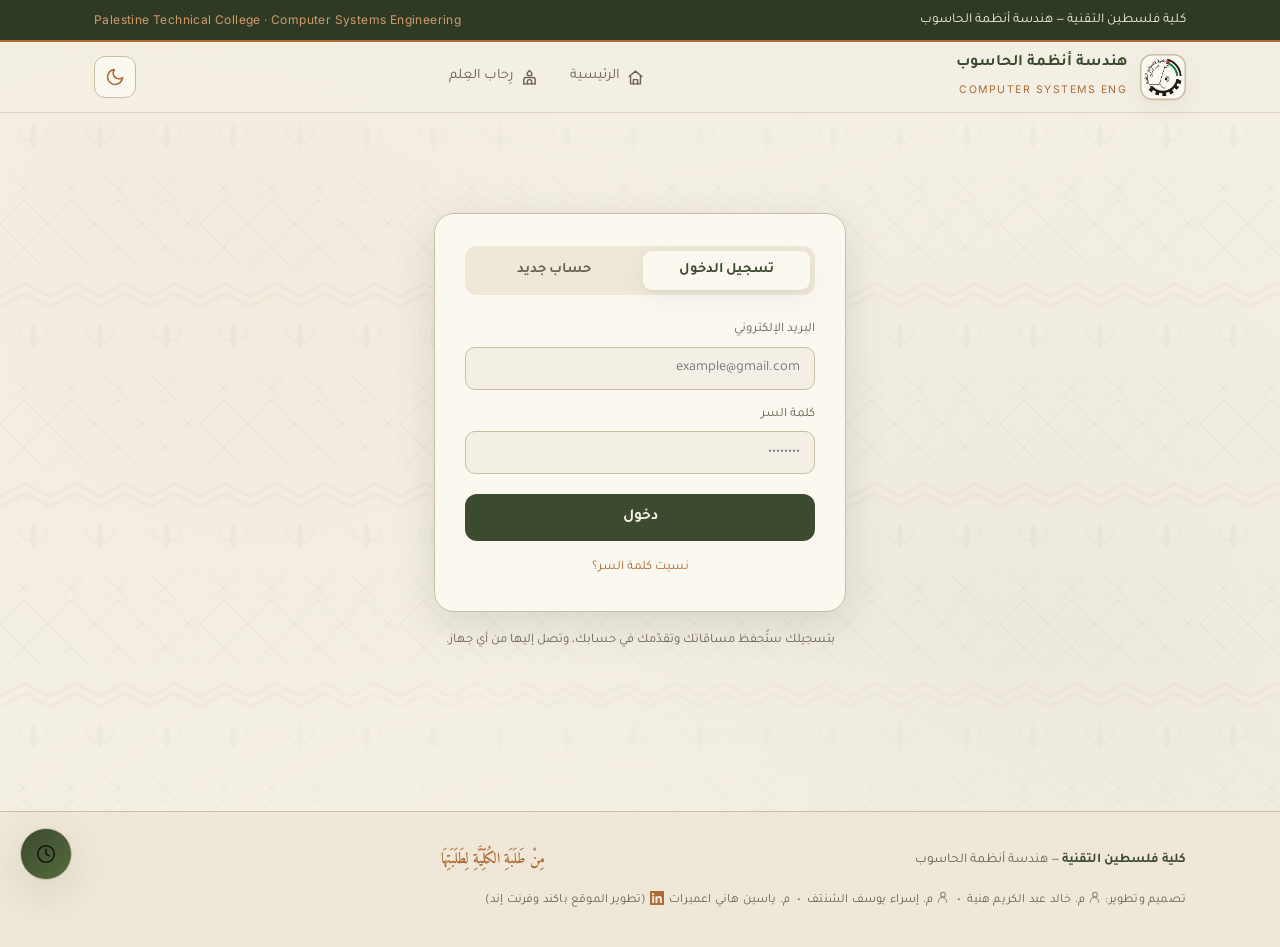
<file: PtcHub.API/wwwroot/login.html>
<!DOCTYPE html>
<html lang="ar" dir="rtl">
<head>
    <meta charset="UTF-8">
    <meta name="viewport" content="width=device-width, initial-scale=1.0">
    <title>تسجيل الدخول — هندسة أنظمة الحاسوب</title>
    <meta name="description" content="تسجيل الدخول أو إنشاء حساب في موقع هندسة أنظمة الحاسوب — كلية فلسطين التقنية.">
    <meta name="theme-color" content="#3c4a2f">
    <link rel="icon" href="logo.png">
    <link rel="manifest" href="manifest.json">
    <link rel="apple-touch-icon" href="logo.png">
    <meta property="og:type" content="website">
    <meta property="og:site_name" content="هندسة أنظمة الحاسوب — كلية فلسطين التقنية">
    <meta property="og:title" content="تسجيل الدخول — هندسة أنظمة الحاسوب">
    <meta property="og:description" content="تسجيل الدخول أو إنشاء حساب في موقع هندسة أنظمة الحاسوب — كلية فلسطين التقنية.">
    <meta property="og:image" content="https://ptc-cse1.vercel.app/og-image.png">
    <meta property="og:url" content="https://ptc-cse1.vercel.app/login.html">
    <meta name="twitter:card" content="summary_large_image">
    <meta name="twitter:title" content="تسجيل الدخول — هندسة أنظمة الحاسوب">
    <meta name="twitter:description" content="تسجيل الدخول أو إنشاء حساب في موقع هندسة أنظمة الحاسوب — كلية فلسطين التقنية.">
    <meta name="twitter:image" content="https://ptc-cse1.vercel.app/og-image.png">

    <script>try { if (localStorage.getItem("ptc_theme") === "dark") document.documentElement.setAttribute("data-theme", "dark"); } catch (e) { }</script>
    <link rel="preconnect" href="https://fonts.googleapis.com">
    <link rel="preconnect" href="https://fonts.gstatic.com" crossorigin>
    <link href="https://fonts.googleapis.com/css2?family=Fraunces:opsz,wght@9..144,500;9..144,600;9..144,700&family=Inter:wght@400;500;600;700&family=Tajawal:wght@400;500;700&family=Amiri:wght@400;700&family=IBM+Plex+Mono:wght@400;600&display=swap" rel="stylesheet">
    <link rel="stylesheet" href="style.css">
    <style>
        .auth-wrap {
            max-width: 460px;
            margin: 40px auto 60px
        }

        .auth-card {
            background: var(--card);
            border: 1px solid var(--line-2);
            border-radius: 20px;
            padding: 32px 30px;
            box-shadow: var(--shadow-lg)
        }

        .auth-tabs {
            display: flex;
            gap: 6px;
            background: var(--paper-2);
            border-radius: 12px;
            padding: 5px;
            margin-bottom: 24px
        }

        .auth-tab {
            flex: 1;
            padding: 11px;
            border-radius: 9px;
            border: none;
            background: none;
            cursor: pointer;
            font-family: var(--font-ar);
            font-weight: 700;
            font-size: 14.5px;
            color: var(--muted);
            transition: .2s
        }

            .auth-tab.active {
                background: var(--card);
                color: var(--olive);
                box-shadow: var(--shadow)
            }

        .fld {
            margin-bottom: 14px
        }

            .fld label {
                display: block;
                font-family: var(--font-ar);
                font-size: 13px;
                color: var(--muted);
                margin-bottom: 6px
            }

            .fld input, .fld select {
                width: 100%;
                padding: 12px 14px;
                border-radius: 10px;
                border: 1px solid var(--line-2);
                background: var(--paper);
                color: var(--ink);
                font-family: var(--font-ar);
                font-size: 14.5px;
                outline: none;
                transition: .2s
            }

                .fld input:focus, .fld select:focus {
                    border-color: var(--copper);
                    box-shadow: 0 0 0 3px rgba(176,106,53,.1)
                }

            .fld .hint {
                font-family: var(--font-ar);
                font-size: 11.5px;
                color: var(--faint);
                margin-top: 4px
            }

        .auth-btn {
            width: 100%;
            padding: 14px;
            border-radius: 12px;
            border: none;
            background: var(--olive);
            color: var(--paper);
            font-family: var(--font-ar);
            font-weight: 700;
            font-size: 15.5px;
            cursor: pointer;
            transition: .2s;
            margin-top: 6px
        }

            .auth-btn:hover {
                background: var(--olive-2)
            }

            .auth-btn:disabled {
                opacity: .6;
                cursor: default
            }

        .auth-msg {
            margin-top: 14px;
            padding: 12px 14px;
            border-radius: 10px;
            font-family: var(--font-ar);
            font-size: 13.5px;
            display: none
        }

            .auth-msg.show {
                display: block
            }

            .auth-msg.err {
                background: rgba(192,57,43,.12);
                color: #c0392b;
                border: 1px solid rgba(192,57,43,.3)
            }

            .auth-msg.ok {
                background: rgba(143,174,120,.15);
                color: var(--olive);
                border: 1px solid var(--olive-2)
            }

        .auth-alt {
            text-align: center;
            margin-top: 16px;
            font-family: var(--font-ar);
            font-size: 13px;
            color: var(--muted)
        }

            .auth-alt a {
                color: var(--copper);
                cursor: pointer
            }

        .setup-note {
            background: rgba(201,154,74,.12);
            border: 1px solid var(--gold);
            border-radius: 12px;
            padding: 16px;
            margin-bottom: 20px;
            font-family: var(--font-ar);
            font-size: 13px;
            color: var(--ink);
            line-height: 1.9
        }

            .setup-note b {
                color: var(--copper)
            }

            .setup-note code {
                font-family: var(--font-mono);
                font-size: 11.5px;
                background: var(--paper-2);
                padding: 2px 6px;
                border-radius: 5px
            }
    </style>
</head>
<body>
    <a href="#main" class="skip-link">تخطَّ إلى المحتوى الرئيسي</a>


    <div class="college-bar">
        <div class="inner">
            <span>كلية فلسطين التقنية — هندسة أنظمة الحاسوب</span>
            <span class="en">Palestine Technical College · Computer Systems Engineering</span>
        </div>
    </div>

    <nav class="nav">
        <div class="nav-inner">
            <div class="brand" aria-label="هندسة أنظمة الحاسوب">
                <span class="seal"><img src="logo.png" alt="شعار كلية فلسطين التقنية"></span>
                <span class="txt"><b>هندسة أنظمة الحاسوب</b><small>Computer Systems Eng</small></span>
            </div>
            <div class="nav-links" id="menu">
                <a href="index.html"><span class="nav-ic"><svg viewBox="0 0 24 24" fill="none" stroke="currentColor" stroke-width="2" stroke-linecap="round" stroke-linejoin="round"><path d="M3 10.5 12 3l9 7.5" /><path d="M5 9.5V21h14V9.5" /><path d="M9 21v-6h6v6" /></svg></span>الرئيسية</a>
                <a href="study-tools.html"><span class="nav-ic"><svg viewBox="0 0 24 24" fill="none" stroke="currentColor" stroke-width="2" stroke-linecap="round" stroke-linejoin="round"><path d="M12 2c2 2 3.5 3.2 3.5 5 0 1.4-1.4 2.3-3.5 2.3S8.5 8.4 8.5 7c0-1.8 1.5-3 3.5-5z" /><path d="M4 21v-6a3 3 0 0 1 3-3h10a3 3 0 0 1 3 3v6" /><path d="M4 21h16" /><path d="M9 21v-3a3 3 0 0 1 6 0v3" /></svg></span>رِحاب العِلم</a>
            </div>
            <div class="nav-actions">
                <button class="theme-btn" onclick="toggleTheme()" aria-label="تبديل الوضع" title="نهاري / ليلي">
                    <svg class="moon" viewBox="0 0 24 24" fill="none" stroke="currentColor" stroke-width="2" stroke-linecap="round" stroke-linejoin="round"><path d="M21 12.79A9 9 0 1 1 11.21 3 7 7 0 0 0 21 12.79z"></path></svg>
                    <svg class="sun" viewBox="0 0 24 24" fill="none" stroke="currentColor" stroke-width="2" stroke-linecap="round" stroke-linejoin="round"><circle cx="12" cy="12" r="4"></circle><path d="M12 2v2M12 20v2M4.9 4.9l1.4 1.4M17.7 17.7l1.4 1.4M2 12h2M20 12h2M4.9 19.1l1.4-1.4M17.7 6.3l1.4-1.4"></path></svg>
                </button>
                <button class="burger" onclick="toggleNav()" aria-label="menu"><i data-icon="menu"></i></button>
            </div>
        </div>
    </nav>

    <main id="main">
        <section>
            <div class="wrap auth-wrap">

                <div class="auth-card">
                    <div class="auth-tabs">
                        <button class="auth-tab active" id="tabLogin" onclick="showTab('login')">تسجيل الدخول</button>
                        <button class="auth-tab" id="tabSignup" onclick="showTab('signup')">حساب جديد</button>
                    </div>

                    <!-- LOGIN -->
                    <form id="formLogin" onsubmit="doLogin(event)">
                        <div class="fld">
                            <label>البريد الإلكتروني</label>
                            <input type="email" id="liEmail" required placeholder="example@gmail.com" autocomplete="email">
                        </div>
                        <div class="fld">
                            <label>كلمة السر</label>
                            <input type="password" id="liPass" required placeholder="••••••••" autocomplete="current-password">
                        </div>
                        <button class="auth-btn" type="submit" id="liBtn">دخول</button>
                        <div class="auth-alt"><a href="forgot-password.html">نسيت كلمة السر؟</a></div>
                    </form>

                    <!-- SIGNUP -->
                    <form id="formSignup" style="display:none" onsubmit="doSignup(event)">
                        <div class="fld">
                            <label>الاسم الكامل</label>
                            <input type="text" id="suName" required placeholder="مثال: خالد عبد الكريم هنية">
                        </div>
                        <div class="fld">
                            <label>الرقم الجامعي</label>
                            <input type="text" id="suSid" required placeholder="مثال: 220123456" inputmode="numeric">
                        </div>
                        <div class="fld">
                            <label>السنة الدراسية الحالية</label>
                            <select id="suYear" required>
                                <option value="">— اختر السنة —</option>
                                <option value="1">السنة الأولى</option>
                                <option value="2">السنة الثانية</option>
                                <option value="3">السنة الثالثة</option>
                                <option value="4">السنة الرابعة</option>
                            </select>
                        </div>
                        <div class="fld">
                            <label>البريد الإلكتروني (جيميل)</label>
                            <input type="email" id="suEmail" required placeholder="example@gmail.com" autocomplete="email">
                        </div>
                        <div class="fld">
                            <label>كلمة السر</label>
                            <input type="password" id="suPass" required minlength="8" placeholder="٨ أحرف على الأقل" autocomplete="new-password">
                            <div class="hint">اختر كلمة سر تحفظها — ستستخدمها للدخول من أي جهاز.</div>
                        </div>
                        <button class="auth-btn" type="submit" id="suBtn">إنشاء الحساب</button>
                    </form>

                    <div class="auth-msg" id="authMsg"></div>
                </div>

                <div class="auth-alt" style="margin-top:18px">
                    بتسجيلك ستُحفظ مساقاتك وتقدّمك في حسابك، وتصل إليها من أي جهاز.
                </div>
            </div>
        </section>

    </main>

    <footer>
        <div class="wrap foot-inner">
            <div class="foot-col foot-college"><b>كلية فلسطين التقنية</b> — هندسة أنظمة الحاسوب</div>
            <div class="foot-col foot-quote">مِنْ طَلَبَةِ الكُلِّيَّةِ لِطَلَبَتِهَا</div>
            <div class="foot-col foot-by">تصميم وتطوير: <i data-icon="user"></i> م. خالد عبد الكريم هنية &nbsp;•&nbsp; <i data-icon="user"></i> م. إسراء يوسف الشنتف &nbsp;•&nbsp; م. ياسين هاني اعميرات <a href="https://www.linkedin.com/in/yasen-hani-50021b389" target="_blank" rel="noopener" style="color:var(--copper);text-decoration:none;vertical-align:middle" title="LinkedIn"><svg xmlns="http://www.w3.org/2000/svg" width="14" height="14" viewBox="0 0 24 24" fill="currentColor" style="vertical-align:middle;margin-right:2px"><path d="M20.447 20.452h-3.554v-5.569c0-1.328-.027-3.037-1.852-3.037-1.853 0-2.136 1.445-2.136 2.939v5.667H9.351V9h3.414v1.561h.046c.477-.9 1.637-1.85 3.37-1.85 3.601 0 4.267 2.37 4.267 5.455v6.286zM5.337 7.433a2.062 2.062 0 01-2.063-2.065 2.064 2.064 0 112.063 2.065zm1.782 13.019H3.555V9h3.564v11.452zM22.225 0H1.771C.792 0 0 .774 0 1.729v20.542C0 23.227.792 24 1.771 24h20.451C23.2 24 24 23.227 24 22.271V1.729C24 .774 23.2 0 22.222 0h.003z"/></svg></a> (تطوير الموقع باكند وفرنت إند)</div>
        </div>
    </footer>

    <script src="api-config.js"></script>
    <script src="auth.js"></script>
    <script src="icons.js"></script>
    <script src="app.js"></script>
    <script>
        function showTab(which) {
            const login = which === 'login';
            document.getElementById('tabLogin').classList.toggle('active', login);
            document.getElementById('tabSignup').classList.toggle('active', !login);
            document.getElementById('formLogin').style.display = login ? 'block' : 'none';
            document.getElementById('formSignup').style.display = login ? 'none' : 'block';
            msg('');
        }
        function msg(text, kind) {
            const m = document.getElementById('authMsg');
            if (!text) { m.classList.remove('show'); return; }
            m.textContent = text; m.className = 'auth-msg show ' + (kind || 'err');
        }
        function niceError(e) {
            const s = (e && e.message || '').toLowerCase();
            if (s.includes('invalid login')) return 'البريد أو كلمة السر غير صحيحة.';
            if (s.includes('already registered') || s.includes('already been')) return 'هذا البريد مسجّل مسبقاً — جرّب تسجيل الدخول.';
            if (s.includes('password')) return 'كلمة السر قصيرة — استخدم ٨ أحرف فأكثر.';
            if (s.includes('email')) return 'تأكد من صحة البريد الإلكتروني.';
            return e && e.message ? e.message : 'حدث خطأ، حاول مرة أخرى.';
        }

        async function doSignup(e) {
            e.preventDefault();
            const btn = document.getElementById('suBtn');
            // قراءة القيم
            const name = document.getElementById('suName').value.trim();
            const sid = document.getElementById('suSid').value.trim();
            const year = document.getElementById('suYear').value;
            const email = document.getElementById('suEmail').value.trim();
            const pass = document.getElementById('suPass').value;
            // تحقّق: كل الخانات مطلوبة
            if (!name)  { msg('الرجاء إدخال الاسم الكامل.'); return; }
            if (!sid)   { msg('الرجاء إدخال الرقم الجامعي.'); return; }
            if (!/^\d{6,12}$/.test(sid)) { msg('الرقم الجامعي يجب أن يكون أرقاماً فقط (6 خانات على الأقل).'); return; }
            if (!year)  { msg('الرجاء اختيار السنة الدراسية.'); return; }
            if (!email) { msg('الرجاء إدخال البريد الإلكتروني.'); return; }
            if (!pass)  { msg('الرجاء إدخال كلمة السر.'); return; }
            if (pass.length < 8) { msg('كلمة السر يجب أن تكون 8 أحرف على الأقل.'); return; }
            btn.disabled = true; msg('');
            try {
                await PTCAuth.signUp({
                    email: email, password: pass, fullName: name,
                    studentId: sid, year: year
                });
                if (PTCAuth.user) {
                    const r = await PTCAuth.migrateLocalToCloud();
                    msg(r.skipped
                        ? 'تم إنشاء حسابك بنجاح!'
                        : `تم إنشاء حسابك بنجاح! نُقلت ${r.courses} مساقات و${r.progress} سجلات تقدّم إلى حسابك.`, 'ok');
                    setTimeout(() => location.href = 'index.html', 1600);
                } else {
                    msg('تم إنشاء الحساب! تفقّد بريدك لتأكيد التسجيل ثم سجّل الدخول.', 'ok');
                    setTimeout(() => showTab('login'), 2200);
                }
            } catch (err) { msg(niceError(err)); }
            btn.disabled = false;
        }

        async function doLogin(e) {
            e.preventDefault();
            const btn = document.getElementById('liBtn'); btn.disabled = true; msg('');
            try {
                await PTCAuth.signIn({
                    email: document.getElementById('liEmail').value.trim(),
                    password: document.getElementById('liPass').value
                });
                let extra = '';
                try {
                    // migrateLocalToCloud صارت تفحص علم ptc_migrated بنفسها
                    // وتكتبه بعد النجاح — فما بتشتغل أكثر من مرة
                    const r = await PTCAuth.migrateLocalToCloud();
                    if (!r.skipped && (r.courses || r.progress))
                        extra = ` (نُقلت ${r.courses} مساقات و${r.progress} سجلات)`;
                } catch (_) { }
                msg('تم الدخول بنجاح' + extra + '... جارٍ التحويل', 'ok');
                setTimeout(() => location.href = 'index.html', 1100);
            } catch (err) { msg(niceError(err)); }
            btn.disabled = false;
        }

        // نسيت كلمة السر → صفحة مخصّصة (forgot-password.html)
        // إن كان مسجّلاً بالفعل
        window.addEventListener('ptc-auth-change', () => {
            if (PTCAuth.user) {
                msg('أنت مسجّل الدخول بالفعل. جارٍ تحويلك...', 'ok');
                setTimeout(() => location.href = 'index.html', 900);
            }
        });
    </script>
</body>
</html>
</file>
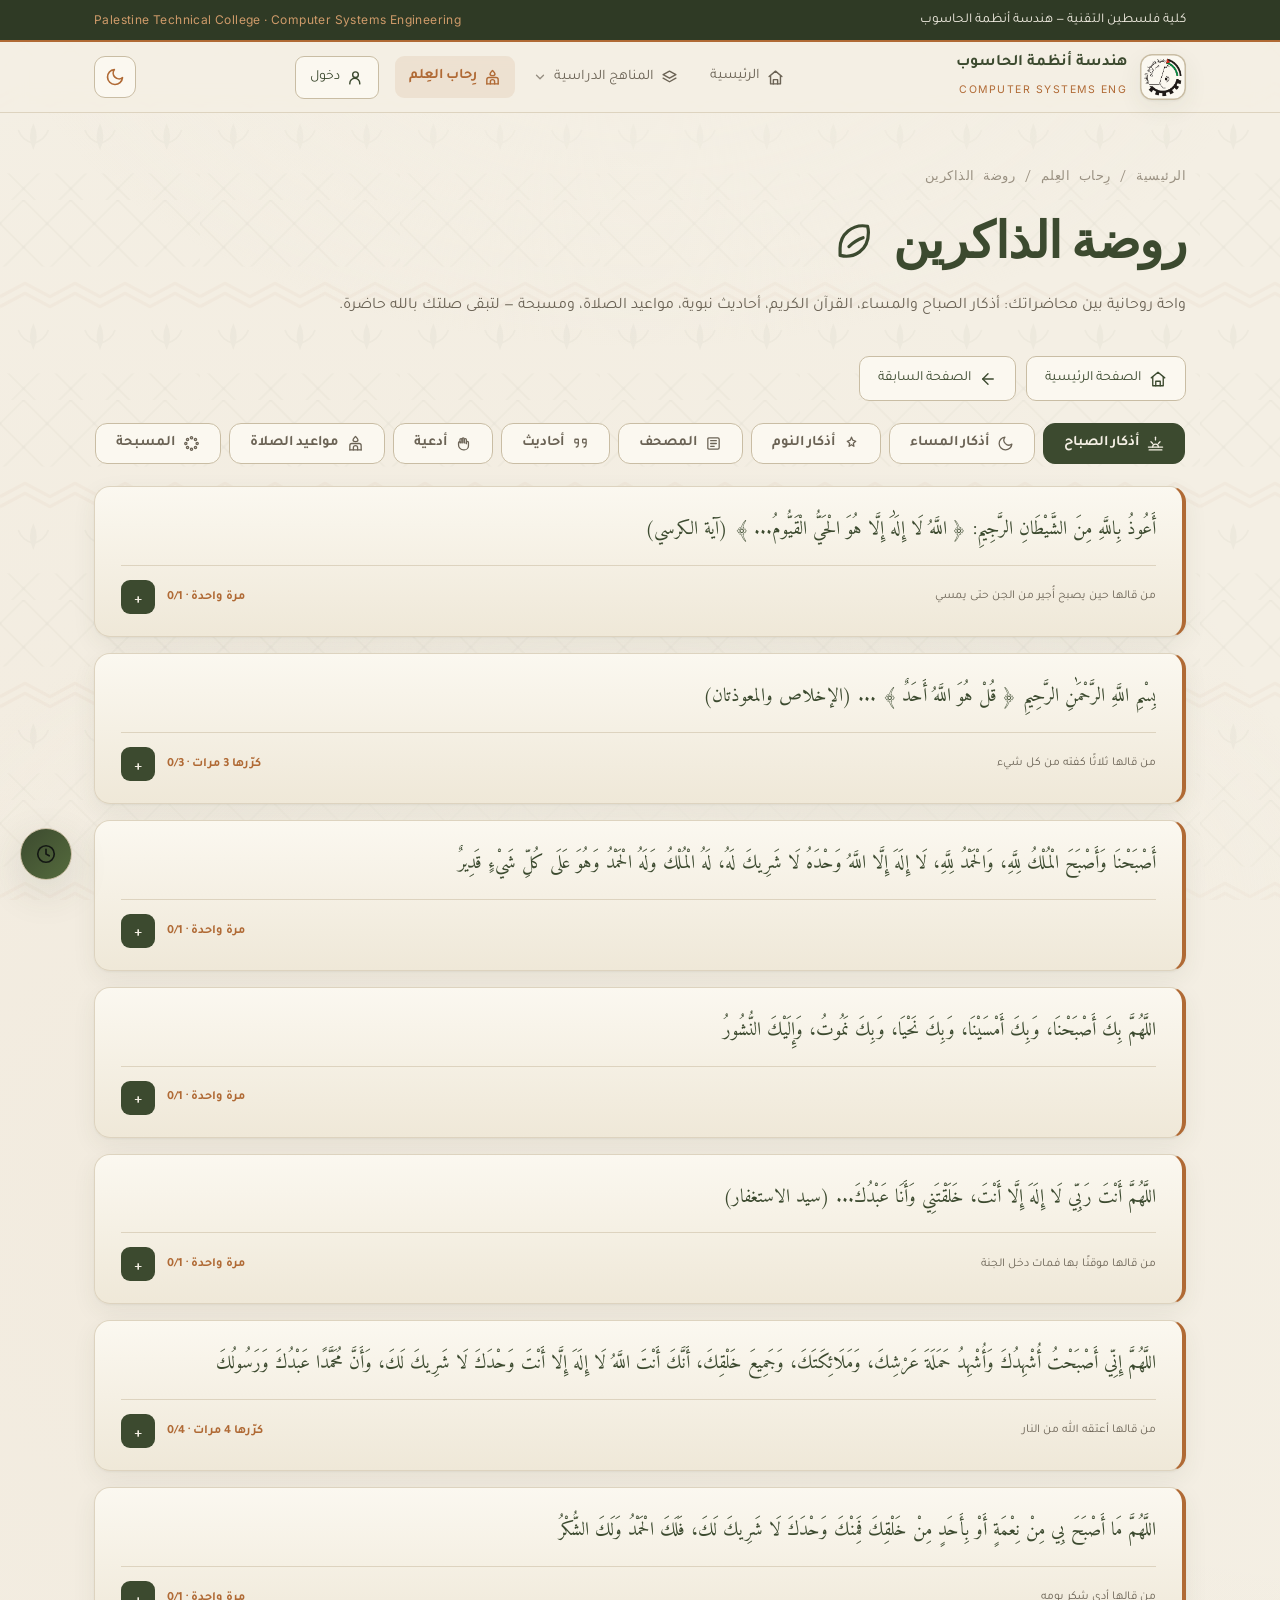
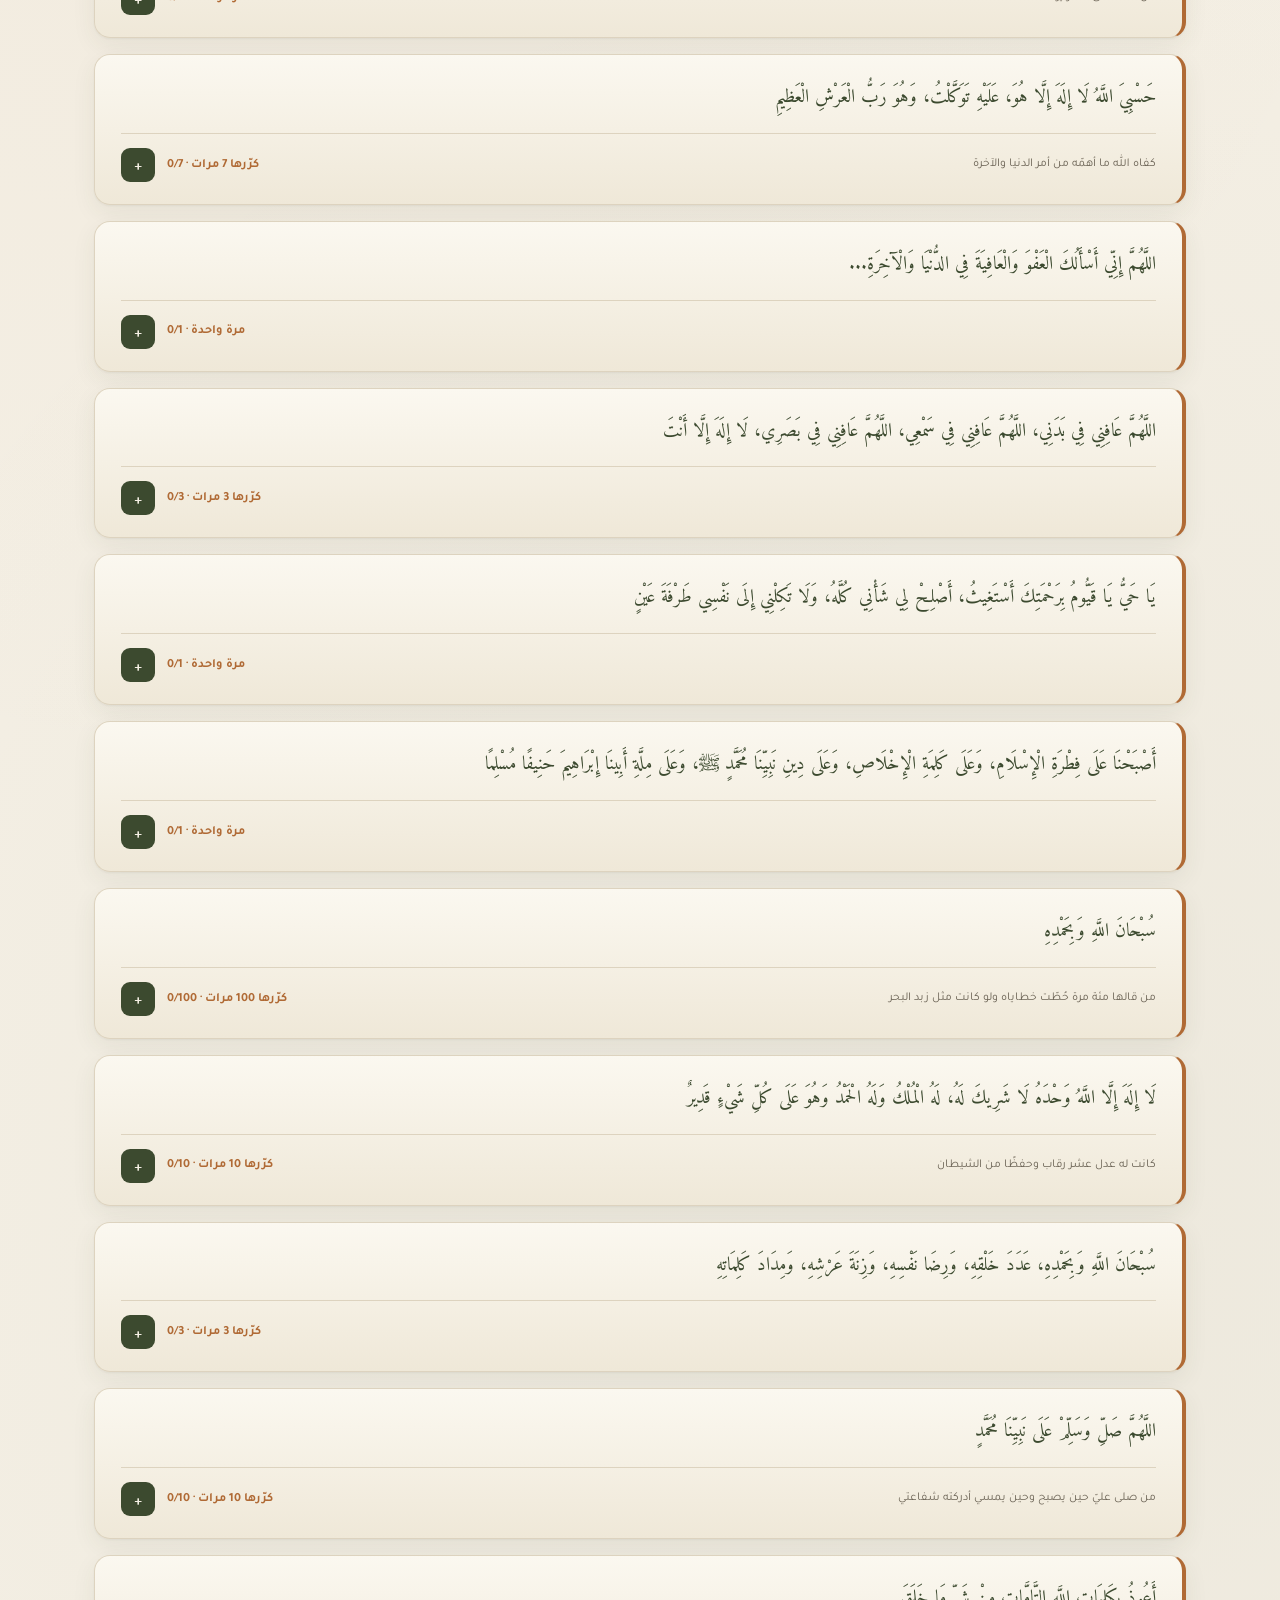
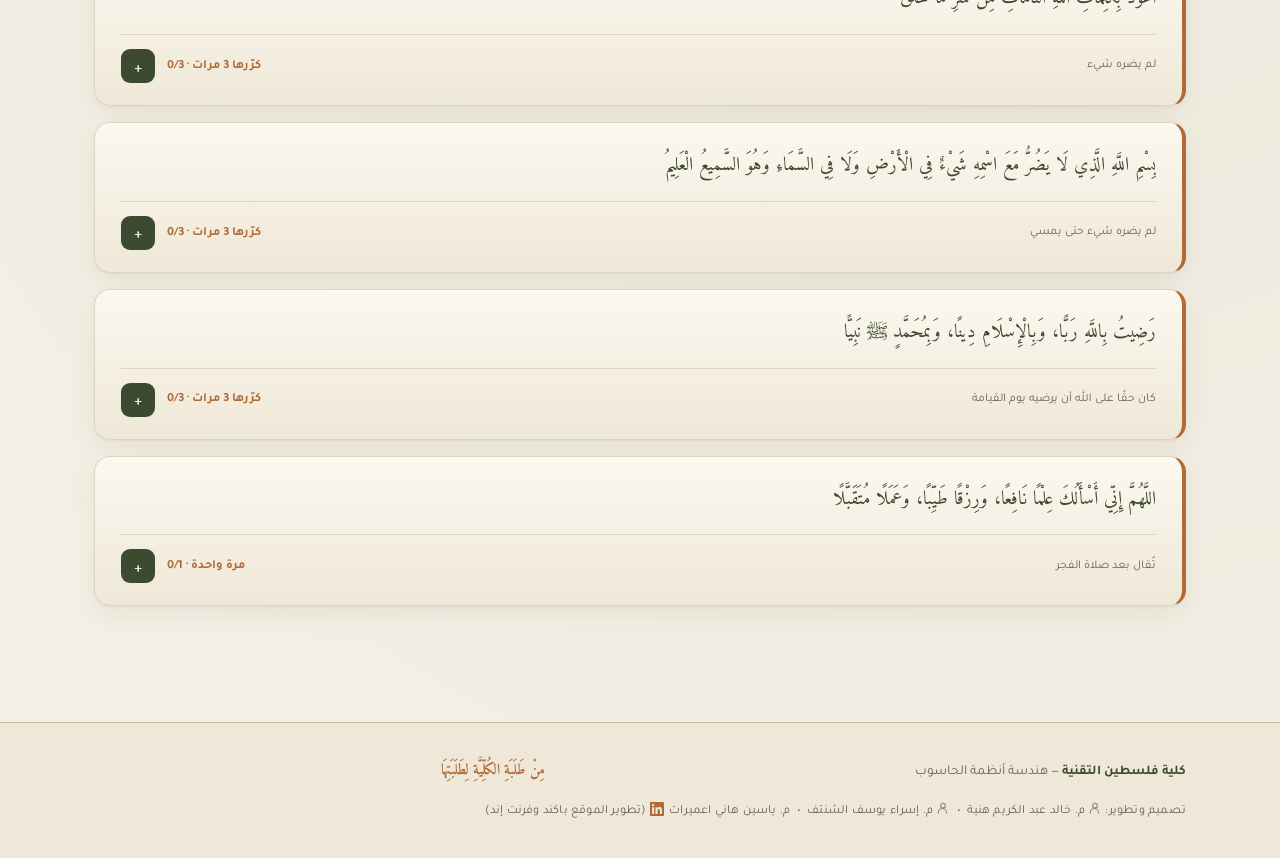
<file: PtcHub.API/wwwroot/rawdah.html>
<!DOCTYPE html>
<html lang="ar" dir="rtl">
<head>
    <meta charset="UTF-8">
    <meta name="viewport" content="width=device-width, initial-scale=1.0">
    <title>روضة الذاكرين — هندسة أنظمة الحاسوب</title>
    <meta name="description" content="روضة الذاكرين — أذكار الصباح والمساء والنوم، المصحف كاملاً مع التلاوة، أحاديث نبوية، أدعية، مواعيد الصلاة، ومسبحة.">
    <meta name="theme-color" content="#3c4a2f">
    <link rel="icon" href="logo.png">
    <link rel="manifest" href="manifest.json">
    <link rel="apple-touch-icon" href="logo.png">
    <meta property="og:type" content="website">
    <meta property="og:site_name" content="هندسة أنظمة الحاسوب — كلية فلسطين التقنية">
    <meta property="og:title" content="روضة الذاكرين — هندسة أنظمة الحاسوب">
    <meta property="og:description" content="روضة الذاكرين — أذكار الصباح والمساء والنوم، المصحف كاملاً مع التلاوة، أحاديث نبوية، أدعية، مواعيد الصلاة، ومسبحة.">
    <meta property="og:image" content="https://ptc-cse1.vercel.app/og-image.png">
    <meta property="og:url" content="https://ptc-cse1.vercel.app/rawdah.html">
    <meta name="twitter:card" content="summary_large_image">
    <meta name="twitter:title" content="روضة الذاكرين — هندسة أنظمة الحاسوب">
    <meta name="twitter:description" content="روضة الذاكرين — أذكار الصباح والمساء والنوم، المصحف كاملاً مع التلاوة، أحاديث نبوية، أدعية، مواعيد الصلاة، ومسبحة.">
    <meta name="twitter:image" content="https://ptc-cse1.vercel.app/og-image.png">

    <script>try { if (localStorage.getItem("ptc_theme") === "dark") document.documentElement.setAttribute("data-theme", "dark"); } catch (e) { }</script>
    <link rel="preconnect" href="https://fonts.googleapis.com">
    <link rel="preconnect" href="https://fonts.gstatic.com" crossorigin>
    <link href="https://fonts.googleapis.com/css2?family=Fraunces:opsz,wght@9..144,500;9..144,600;9..144,700&family=Inter:wght@400;500;600;700&family=Tajawal:wght@400;500;700&family=Amiri:wght@400;700&family=IBM+Plex+Mono:wght@400;600&display=swap" rel="stylesheet">
    <link rel="stylesheet" href="style.css">
    <style>
        .rawdah-hero {
            text-align: center;
            padding: 10px 0 4px
        }

        .back-bar {
            display: flex;
            gap: 10px;
            margin-bottom: 22px;
            flex-wrap: wrap
        }

            .back-bar a {
                display: inline-flex;
                align-items: center;
                gap: 8px;
                padding: 10px 18px;
                border-radius: 10px;
                border: 1px solid var(--line-2);
                background: var(--card);
                color: var(--olive);
                font-family: var(--font-ar);
                font-size: 14px;
                transition: .2s;
                cursor: pointer
            }

                .back-bar a:hover {
                    border-color: var(--copper);
                    background: var(--paper-2);
                    transform: translateY(-1px)
                }

        /* section tabs */
        .rw-tabs {
            display: flex;
            gap: 8px;
            flex-wrap: wrap;
            margin-bottom: 22px;
            justify-content: center
        }

        .rw-tab {
            padding: 11px 20px;
            border-radius: 12px;
            border: 1px solid var(--line-2);
            background: var(--card);
            color: var(--muted);
            font-family: var(--font-ar);
            font-weight: 700;
            font-size: 14.5px;
            cursor: pointer;
            transition: .2s;
            display: flex;
            align-items: center;
            gap: 8px
        }

            .rw-tab:hover {
                border-color: var(--copper);
                color: var(--olive)
            }

            .rw-tab.active {
                background: var(--olive);
                color: var(--paper);
                border-color: var(--olive)
            }

        .rw-pane {
            display: none;
            animation: fadeUp .4s ease
        }

            .rw-pane.show {
                display: block
            }

        /* adhkar cards */
        .dhikr-card {
            background: linear-gradient(180deg,var(--card),var(--paper-2));
            border: 1px solid var(--line);
            border-radius: 16px;
            padding: 22px 26px;
            margin-bottom: 16px;
            box-shadow: var(--shadow);
            border-inline-start: 4px solid var(--copper);
            position: relative
        }

            .dhikr-card .dh-text {
                font-family: var(--font-serif-ar);
                font-size: 19px;
                line-height: 2.2;
                color: var(--olive)
            }

            .dhikr-card .dh-meta {
                display: flex;
                align-items: center;
                justify-content: space-between;
                gap: 12px;
                margin-top: 14px;
                padding-top: 14px;
                border-top: 1px solid var(--line)
            }

            .dhikr-card .dh-count {
                font-family: var(--font-ar);
                font-size: 12.5px;
                color: var(--copper);
                font-weight: 700
            }

            .dhikr-card .dh-virtue {
                font-family: var(--font-ar);
                font-size: 12px;
                color: var(--muted);
                flex: 1
            }

            .dhikr-card .dh-rep {
                width: 34px;
                height: 34px;
                border-radius: 9px;
                background: var(--olive);
                color: var(--paper);
                border: none;
                cursor: pointer;
                font-family: var(--font-mono);
                font-weight: 600;
                font-size: 14px;
                transition: .15s;
                flex-shrink: 0
            }

                .dhikr-card .dh-rep:hover {
                    background: var(--olive-2)
                }

            .dhikr-card.done {
                opacity: .55
            }

                .dhikr-card.done .dh-rep {
                    background: var(--olive-2)
                }

        /* Quran */
        .quran-controls {
            display: flex;
            align-items: center;
            justify-content: center;
            gap: 14px;
            margin-bottom: 18px;
            flex-wrap: wrap
        }

        .q-nav-btn {
            width: 46px;
            height: 46px;
            border-radius: 12px;
            border: 1px solid var(--line-2);
            background: var(--card);
            color: var(--olive);
            font-size: 22px;
            cursor: pointer;
            transition: .2s;
            display: grid;
            place-items: center
        }

            .q-nav-btn:hover {
                border-color: var(--copper);
                background: var(--paper-2)
            }

            .q-nav-btn:disabled {
                opacity: .4;
                cursor: default
            }

        .q-page-info {
            font-family: var(--font-ar);
            font-size: 15px;
            color: var(--olive);
            font-weight: 700;
            min-width: 130px;
            text-align: center
        }

        .q-jump {
            display: flex;
            align-items: center;
            gap: 8px;
            font-family: var(--font-ar);
            font-size: 13px;
            color: var(--muted)
        }

            .q-jump input {
                width: 64px;
                padding: 8px 10px;
                border-radius: 8px;
                border: 1px solid var(--line-2);
                background: var(--paper);
                color: var(--ink);
                font-family: var(--font-mono);
                text-align: center;
                outline: none
            }

                .q-jump input:focus {
                    border-color: var(--copper)
                }

        .quran-toolbar {
            display: flex;
            align-items: center;
            gap: 10px;
            justify-content: center;
            flex-wrap: wrap;
            margin-bottom: 14px
        }

        .q-tool {
            padding: 10px 16px;
            border-radius: 10px;
            border: 1px solid var(--line-2);
            background: var(--card);
            color: var(--olive);
            font-family: var(--font-ar);
            font-size: 13.5px;
            cursor: pointer;
            transition: .2s
        }

            .q-tool:hover {
                border-color: var(--copper);
                background: var(--paper-2)
            }

            .q-tool.saved {
                background: var(--olive);
                color: var(--paper);
                border-color: var(--olive)
            }

            .q-tool.audio {
                border-color: var(--copper);
                color: var(--copper)
            }

                .q-tool.audio.playing {
                    background: var(--copper);
                    color: #fff
                }

        .audio-state {
            font-family: var(--font-ar);
            font-size: 11.5px;
            color: var(--muted)
        }

        .surah-search-wrap {
            position: relative;
            max-width: 420px;
            margin: 0 auto 18px
        }

        .surah-search {
            width: 100%;
            padding: 12px 16px;
            border-radius: 12px;
            border: 1px solid var(--line-2);
            background: var(--card);
            color: var(--ink);
            font-family: var(--font-ar);
            font-size: 15px;
            outline: none;
            box-shadow: var(--shadow);
            transition: .2s
        }

            .surah-search:focus {
                border-color: var(--copper);
                box-shadow: 0 0 0 3px rgba(176,106,53,.1)
            }

        .surah-results {
            position: absolute;
            inset-inline: 0;
            inset-block-start: calc(100% + 6px);
            z-index: 40;
            background: var(--card);
            border: 1px solid var(--line-2);
            border-radius: 12px;
            box-shadow: var(--shadow-lg);
            overflow: hidden;
            max-height: 320px;
            overflow-y: auto;
            display: none
        }

            .surah-results.show {
                display: block;
                animation: fadeUp .25s ease
            }

        .surah-opt {
            width: 100%;
            text-align: start;
            display: flex;
            justify-content: space-between;
            align-items: center;
            gap: 10px;
            padding: 12px 16px;
            background: none;
            border: none;
            border-bottom: 1px solid var(--line);
            cursor: pointer;
            transition: .15s;
            font-family: var(--font-ar);
            font-size: 14.5px;
            color: var(--ink)
        }

            .surah-opt:last-child {
                border-bottom: none
            }

            .surah-opt:hover {
                background: var(--paper-2);
                color: var(--copper)
            }

            .surah-opt .surah-pg {
                font-family: var(--font-mono);
                font-size: 11px;
                color: var(--faint);
                white-space: nowrap
            }

        .surah-empty {
            padding: 16px;
            text-align: center;
            font-family: var(--font-ar);
            color: var(--faint);
            font-size: 14px
        }

        .quran-page {
            background: linear-gradient(180deg,#fdfaf2,#f7f1e3);
            border: 1px solid var(--line-2);
            border-radius: 16px;
            padding: 34px 30px;
            box-shadow: var(--shadow-lg);
            min-height: 400px;
            position: relative
        }

        [data-theme="dark"] .quran-page {
            background: linear-gradient(180deg,#22261d,#1c1f18)
        }

        .quran-page .surah-header {
            text-align: center;
            font-family: var(--font-serif-ar);
            font-size: 22px;
            color: var(--copper);
            font-weight: 700;
            margin: 18px 0;
            padding: 12px;
            border-block: 2px solid var(--line-2)
        }

        .quran-page .basmala {
            text-align: center;
            font-family: var(--font-serif-ar);
            font-size: 24px;
            color: var(--olive);
            margin: 16px 0
        }

        .quran-text {
            font-family: var(--font-serif-ar);
            font-size: 26px;
            line-height: 2.6;
            color: #2a2620;
            text-align: justify;
            text-align-last: center
        }

        [data-theme="dark"] .quran-text {
            color: #ece7db
        }

        .quran-text .ayah-num {
            display: inline-grid;
            place-items: center;
            width: 30px;
            height: 30px;
            margin: 0 4px;
            font-family: var(--font-mono);
            font-size: 12px;
            color: var(--copper);
            border: 2px solid var(--copper);
            border-radius: 50%;
            vertical-align: middle
        }

        .quran-loading {
            text-align: center;
            padding: 60px 20px;
            font-family: var(--font-ar);
            color: var(--muted)
        }

        .q-spinner {
            width: 36px;
            height: 36px;
            border: 3px solid var(--line);
            border-top-color: var(--copper);
            border-radius: 50%;
            margin: 0 auto 14px;
            animation: spin 1s linear infinite
        }

        @keyframes spin {
            to {
                transform: rotate(360deg)
            }
        }

        /* hadith */
        .hadith-card {
            background: var(--card);
            border: 1px solid var(--line);
            border-radius: 16px;
            padding: 22px 26px;
            margin-bottom: 14px;
            box-shadow: var(--shadow);
            border-inline-start: 4px solid var(--olive-2)
        }

            .hadith-card .hd-text {
                font-family: var(--font-serif-ar);
                font-size: 18px;
                line-height: 2.1;
                color: var(--ink)
            }

            .hadith-card .hd-src {
                font-family: var(--font-ar);
                font-size: 12.5px;
                color: var(--copper);
                margin-top: 12px;
                font-weight: 700
            }

        .hadith-more {
            display: block;
            margin: 8px auto 0;
            padding: 12px 28px;
            border-radius: 10px;
            border: 1px dashed var(--line-2);
            background: none;
            color: var(--olive);
            font-family: var(--font-ar);
            font-weight: 700;
            cursor: pointer;
            transition: .2s
        }

            .hadith-more:hover {
                border-color: var(--copper);
                color: var(--copper)
            }

        /* prayer times */
        .rw-prayers {
            max-width: 440px;
            margin: 0 auto
        }

        .rw-prayer-row {
            display: flex;
            align-items: center;
            justify-content: space-between;
            padding: 14px 20px;
            border-radius: 12px;
            background: var(--card);
            border: 1px solid var(--line);
            margin-bottom: 10px;
            transition: .2s
        }

            .rw-prayer-row.next {
                background: linear-gradient(120deg,rgba(176,106,53,.12),var(--card));
                border-color: var(--copper)
            }

            .rw-prayer-row .pr-name {
                font-family: var(--font-serif-ar);
                font-size: 20px;
                color: var(--olive);
                font-weight: 700
            }

            .rw-prayer-row .pr-time {
                font-family: var(--font-mono);
                font-size: 16px;
                color: var(--copper);
                font-weight: 600
            }

            .rw-prayer-row .pr-badge {
                font-family: var(--font-ar);
                font-size: 11px;
                color: var(--copper);
                background: rgba(176,106,53,.15);
                padding: 3px 10px;
                border-radius: 20px;
                margin-inline-start: 8px
            }

        /* tasbeeh */
        .tasbeeh-wrap {
            max-width: 400px;
            margin: 0 auto;
            text-align: center;
            background: linear-gradient(180deg,var(--card),var(--paper-2));
            border: 1px solid var(--line-2);
            border-radius: 20px;
            padding: 30px;
            box-shadow: var(--shadow-lg)
        }

        .tb-phrase {
            font-family: var(--font-serif-ar);
            font-size: 30px;
            color: var(--olive);
            margin-bottom: 8px;
            min-height: 44px
        }

        .tb-target {
            font-family: var(--font-ar);
            font-size: 13px;
            color: var(--muted);
            margin-bottom: 18px
        }

        .tb-count {
            font-family: var(--font-mono);
            font-size: 64px;
            font-weight: 600;
            color: var(--copper);
            line-height: 1;
            transition: .2s
        }

            .tb-count.pulse {
                transform: scale(1.12)
            }

        .tb-tap {
            width: 100%;
            padding: 20px;
            margin-top: 20px;
            border-radius: 16px;
            border: none;
            background: var(--olive);
            color: var(--paper);
            font-family: var(--font-ar);
            font-weight: 700;
            font-size: 18px;
            cursor: pointer;
            transition: .12s;
            user-select: none
        }

            .tb-tap:hover {
                background: var(--olive-2)
            }

            .tb-tap:active {
                transform: scale(.97)
            }

        .tb-controls {
            display: flex;
            gap: 10px;
            margin-top: 14px
        }

        .tb-mini {
            flex: 1;
            padding: 11px;
            border-radius: 10px;
            border: 1px solid var(--line-2);
            background: var(--paper);
            color: var(--ink);
            font-family: var(--font-ar);
            font-size: 13px;
            cursor: pointer;
            transition: .15s
        }

            .tb-mini:hover {
                border-color: var(--copper)
            }

        .tb-phrases {
            display: flex;
            gap: 6px;
            flex-wrap: wrap;
            justify-content: center;
            margin-top: 16px
        }

        .tb-chip {
            padding: 7px 13px;
            border-radius: 20px;
            border: 1px solid var(--line-2);
            background: var(--paper);
            color: var(--muted);
            font-family: var(--font-ar);
            font-size: 12.5px;
            cursor: pointer;
            transition: .15s
        }

            .tb-chip.active {
                background: var(--copper);
                color: var(--paper);
                border-color: var(--copper)
            }
    </style>
</head>
<body>
    <a href="#main" class="skip-link">تخطَّ إلى المحتوى الرئيسي</a>


    <div class="college-bar">
        <div class="inner">
            <span>كلية فلسطين التقنية — هندسة أنظمة الحاسوب</span>
            <span class="en">Palestine Technical College · Computer Systems Engineering</span>
        </div>
    </div>

    <nav class="nav">
        <div class="nav-inner">
            <div class="brand" aria-label="هندسة أنظمة الحاسوب">
                <span class="seal"><img src="logo.png" alt="شعار كلية فلسطين التقنية"></span>
                <span class="txt"><b>هندسة أنظمة الحاسوب</b><small>Computer Systems Eng</small></span>
            </div>
            <div class="nav-links" id="menu">
                <a href="index.html" data-nav="home"><span class="nav-ic"><svg viewBox="0 0 24 24" fill="none" stroke="currentColor" stroke-width="2" stroke-linecap="round" stroke-linejoin="round"><path d="M3 10.5 12 3l9 7.5" /><path d="M5 9.5V21h14V9.5" /><path d="M9 21v-6h6v6" /></svg></span>الرئيسية</a>
                <div class="nav-drop" data-nav="curriculum">
                    <button class="nav-drop-btn" type="button"><span class="nav-ic"><svg viewBox="0 0 24 24" fill="none" stroke="currentColor" stroke-width="2" stroke-linecap="round" stroke-linejoin="round"><path d="M12 3 3 8l9 5 9-5z" /><path d="M3 13l9 5 9-5" /></svg></span>المناهج الدراسية <svg class="dd-chev" viewBox="0 0 24 24" fill="none" stroke="currentColor" stroke-width="2.2" stroke-linecap="round" stroke-linejoin="round"><path d="M6 9l6 6 6-6" /></svg></button>
                    <div class="nav-drop-menu">
                        <div class="dd-year">
                            <a href="year1.html" class="dd-year-link"><span class="dd-ic"><svg viewBox="0 0 24 24" fill="none" stroke="currentColor" stroke-width="2" stroke-linecap="round" stroke-linejoin="round"><path d="M4 5a2 2 0 0 1 2-2h13v16H6a2 2 0 0 0-2 2z" /><path d="M4 19.5V5" /></svg></span>السنة الأولى</a>
                            <div class="dd-sems">
                                <a href="year1.html#sem0">الفصل الأول</a>
                                <a href="year1.html#sem1">الفصل الثاني</a>
                            </div>
                        </div>
                        <div class="dd-year">
                            <a href="year2.html" class="dd-year-link"><span class="dd-ic"><svg viewBox="0 0 24 24" fill="none" stroke="currentColor" stroke-width="2" stroke-linecap="round" stroke-linejoin="round"><path d="M4 5a2 2 0 0 1 2-2h13v16H6a2 2 0 0 0-2 2z" /><path d="M4 19.5V5" /></svg></span>السنة الثانية</a>
                            <div class="dd-sems">
                                <a href="year2.html#sem0">الفصل الأول</a>
                                <a href="year2.html#sem1">الفصل الثاني</a>
                            </div>
                        </div>
                        <div class="dd-year">
                            <a href="year3.html" class="dd-year-link"><span class="dd-ic"><svg viewBox="0 0 24 24" fill="none" stroke="currentColor" stroke-width="2" stroke-linecap="round" stroke-linejoin="round"><path d="M4 5a2 2 0 0 1 2-2h13v16H6a2 2 0 0 0-2 2z" /><path d="M4 19.5V5" /></svg></span>السنة الثالثة</a>
                            <div class="dd-sems">
                                <a href="year3.html#sem0">الفصل الأول</a>
                                <a href="year3.html#sem1">الفصل الثاني</a>
                            </div>
                        </div>
                        <div class="dd-year">
                            <a href="year4.html" class="dd-year-link"><span class="dd-ic"><svg viewBox="0 0 24 24" fill="none" stroke="currentColor" stroke-width="2" stroke-linecap="round" stroke-linejoin="round"><path d="M4 5a2 2 0 0 1 2-2h13v16H6a2 2 0 0 0-2 2z" /><path d="M4 19.5V5" /></svg></span>السنة الرابعة</a>
                            <div class="dd-sems">
                                <a href="year4.html#sem0">الفصل الأول</a>
                                <a href="year4.html#sem1">الفصل الثاني</a>
                            </div>
                        </div>
                        <a href="electives.html" class="dd-elective"><span class="dd-ic"><svg viewBox="0 0 24 24" fill="none" stroke="currentColor" stroke-width="2" stroke-linecap="round" stroke-linejoin="round"><circle cx="12" cy="12" r="9" /><circle cx="12" cy="12" r="5" /><circle cx="12" cy="12" r="1.5" /></svg></span>المساقات الاختيارية</a>
                    </div>
                </div>
                <a href="study-tools.html" data-nav="rihab" class="active"><span class="nav-ic"><svg viewBox="0 0 24 24" fill="none" stroke="currentColor" stroke-width="2" stroke-linecap="round" stroke-linejoin="round"><path d="M12 2c2 2 3.5 3.2 3.5 5 0 1.4-1.4 2.3-3.5 2.3S8.5 8.4 8.5 7c0-1.8 1.5-3 3.5-5z" /><path d="M4 21v-6a3 3 0 0 1 3-3h10a3 3 0 0 1 3 3v6" /><path d="M4 21h16" /><path d="M9 21v-3a3 3 0 0 1 6 0v3" /></svg></span>رِحاب العِلم</a>
            </div>
            <div class="auth-slot" id="authSlot">
                <a class="auth-link" href="login.html" title="تسجيل الدخول"><span class="nav-ic"><svg viewBox="0 0 24 24" fill="none" stroke="currentColor" stroke-width="2" stroke-linecap="round" stroke-linejoin="round"><circle cx="12" cy="8" r="4" /><path d="M4 21v-1a7 7 0 0 1 14 0v1" /></svg></span><span class="auth-label">دخول</span></a>
            </div>
            <div class="nav-actions">
                <button class="theme-btn" onclick="toggleTheme()" aria-label="تبديل الوضع" title="نهاري / ليلي">
                    <svg class="moon" viewBox="0 0 24 24" fill="none" stroke="currentColor" stroke-width="2" stroke-linecap="round" stroke-linejoin="round"><path d="M21 12.79A9 9 0 1 1 11.21 3 7 7 0 0 0 21 12.79z"></path></svg>
                    <svg class="sun" viewBox="0 0 24 24" fill="none" stroke="currentColor" stroke-width="2" stroke-linecap="round" stroke-linejoin="round"><circle cx="12" cy="12" r="4"></circle><path d="M12 2v2M12 20v2M4.9 4.9l1.4 1.4M17.7 17.7l1.4 1.4M2 12h2M20 12h2M4.9 19.1l1.4-1.4M17.7 6.3l1.4-1.4"></path></svg>
                </button>
                <button class="burger" onclick="toggleNav()" aria-label="menu"><i data-icon="menu"></i></button>
            </div>
        </div>
    </nav>

    <main id="main">
        <header class="page-head">
            <div class="wrap">
                <div class="crumb"><a href="index.html">الرئيسية</a> / <a href="study-tools.html">رِحاب العِلم</a> / روضة الذاكرين</div>
                <h1>روضة الذاكرين <span class="em"><i data-icon="leaf"></i></span></h1>
                <p>واحة روحانية بين محاضراتك: أذكار الصباح والمساء، القرآن الكريم، أحاديث نبوية، مواعيد الصلاة، ومسبحة — لتبقى صلتك بالله حاضرة.</p>
            </div>
        </header>

        <section style="padding-top:14px">
            <div class="wrap">
                <div class="back-bar">
                    <a href="index.html"><i data-icon="home"></i> الصفحة الرئيسية</a>
                    <a onclick="history.back()"><i data-icon="back"></i> الصفحة السابقة</a>
                </div>

                <div class="rw-tabs">
                    <button class="rw-tab active" onclick="rwTab('morning',this)"><i data-icon="sunrise"></i> أذكار الصباح</button>
                    <button class="rw-tab" onclick="rwTab('evening',this)"><i data-icon="moon"></i> أذكار المساء</button>
                    <button class="rw-tab" onclick="rwTab('night',this)"><i data-icon="stars"></i> أذكار النوم</button>
                    <button class="rw-tab" onclick="rwTab('quran',this)"><i data-icon="quran"></i> المصحف</button>
                    <button class="rw-tab" onclick="rwTab('hadith',this)"><i data-icon="quote"></i> أحاديث</button>
                    <button class="rw-tab" onclick="rwTab('dua',this)"><i data-icon="hands"></i> أدعية</button>
                    <button class="rw-tab" onclick="rwTab('prayer',this)"><i data-icon="mosque"></i> مواعيد الصلاة</button>
                    <button class="rw-tab" onclick="rwTab('tasbeeh',this)"><i data-icon="beads"></i> المسبحة</button>
                </div>

                <div class="rw-pane show" id="pane-morning"></div>
                <div class="rw-pane" id="pane-evening"></div>
                <div class="rw-pane" id="pane-night"></div>
                <div class="rw-pane" id="pane-dua"></div>

                <div class="rw-pane" id="pane-quran">
                    <div class="quran-controls">
                        <button class="q-nav-btn" id="qPrev" onclick="qPage(qCurrent-1)" title="السابقة">›</button>
                        <span class="q-page-info" id="qInfo">صفحة —</span>
                        <button class="q-nav-btn" id="qNext" onclick="qPage(qCurrent+1)" title="التالية">‹</button>
                        <span class="q-jump">انتقل لصفحة <input type="number" id="qJump" min="1" max="604" onkeydown="if(event.key==='Enter')qPage(+this.value)"> / 604</span>
                    </div>
                    <div class="quran-toolbar">
                        <button class="q-tool" id="bmSave" onclick="saveBookmark()" title="حفظ الصفحة"><i data-icon="bookmark"></i> حفظ الصفحة</button>
                        <button class="q-tool" id="bmGo" onclick="gotoBookmark()" title="الذهاب للمحفوظة"><i data-icon="bookmark"></i> صفحتي المحفوظة</button>
                        <button class="q-tool audio" id="audioBtn" onclick="toggleAudio()" title="تشغيل التلاوة"><i data-icon="volume"></i> استمع للصفحة</button>
                        <span class="audio-state" id="audioState"></span>
                    </div>
                    <div class="surah-search-wrap">
                        <input class="surah-search" id="surahSearch" placeholder="ابحث عن سورة بالاسم..." oninput="filterSurah(this.value)" autocomplete="off">
                        <div class="surah-results" id="surahResults"></div>
                    </div>
                    <div class="quran-page" id="quranPage">
                        <div class="quran-loading"><div class="q-spinner"></div>جارٍ تحميل المصحف...</div>
                    </div>
                </div>

                <div class="rw-pane" id="pane-hadith"></div>

                <div class="rw-pane" id="pane-prayer">
                    <div class="rw-prayers" id="rwPrayers">
                        <div class="quran-loading"><div class="q-spinner"></div>جارٍ تحميل المواعيد...</div>
                    </div>
                    <p style="text-align:center;font-family:var(--font-ar);color:var(--faint);font-size:12.5px;margin-top:16px">المواعيد بتوقيت مدينة غزة</p>
                </div>

                <div class="rw-pane" id="pane-tasbeeh">
                    <div class="tasbeeh-wrap">
                        <div class="tb-phrase" id="tbPhrase">سُبْحَانَ اللَّهِ</div>
                        <div class="tb-target" id="tbTarget">الهدف: 33</div>
                        <div class="tb-count" id="tbCount">0</div>
                        <button class="tb-tap" onclick="tbTap()">اضغط للتسبيح <i data-icon="beads"></i></button>
                        <div class="tb-controls">
                            <button class="tb-mini" onclick="tbReset()"><i data-icon="refresh"></i> تصفير</button>
                        </div>
                        <div class="tb-phrases" id="tbChips"></div>
                    </div>
                </div>
            </div>
        </section>

    </main>

    <footer>
        <div class="wrap foot-inner">
            <div class="foot-col foot-college"><b>كلية فلسطين التقنية</b> — هندسة أنظمة الحاسوب</div>
            <div class="foot-col foot-quote">مِنْ طَلَبَةِ الكُلِّيَّةِ لِطَلَبَتِهَا</div>
            <div class="foot-col foot-by">تصميم وتطوير: <i data-icon="user"></i> م. خالد عبد الكريم هنية &nbsp;•&nbsp; <i data-icon="user"></i> م. إسراء يوسف الشنتف &nbsp;•&nbsp; م. ياسين هاني اعميرات <a href="https://www.linkedin.com/in/yasen-hani-50021b389" target="_blank" rel="noopener" style="color:var(--copper);text-decoration:none;vertical-align:middle" title="LinkedIn"><svg xmlns="http://www.w3.org/2000/svg" width="14" height="14" viewBox="0 0 24 24" fill="currentColor" style="vertical-align:middle;margin-right:2px"><path d="M20.447 20.452h-3.554v-5.569c0-1.328-.027-3.037-1.852-3.037-1.853 0-2.136 1.445-2.136 2.939v5.667H9.351V9h3.414v1.561h.046c.477-.9 1.637-1.85 3.37-1.85 3.601 0 4.267 2.37 4.267 5.455v6.286zM5.337 7.433a2.062 2.062 0 01-2.063-2.065 2.064 2.064 0 112.063 2.065zm1.782 13.019H3.555V9h3.564v11.452zM22.225 0H1.771C.792 0 0 .774 0 1.729v20.542C0 23.227.792 24 1.771 24h20.451C23.2 24 24 23.227 24 22.271V1.729C24 .774 23.2 0 22.222 0h.003z"/></svg></a> (تطوير الموقع باكند وفرنت إند)</div>
        </div>
    </footer>

    <script src="api-config.js"></script>
    <script src="auth.js"></script>
    <script src="icons.js"></script>
    <script src="app.js"></script>
    <script src="adhkar-data.js"></script>
    <script>
        // ===== tabs =====
        function rwTab(name, btn) {
            document.querySelectorAll('.rw-tab').forEach(t => t.classList.remove('active'));
            btn.classList.add('active');
            document.querySelectorAll('.rw-pane').forEach(p => p.classList.remove('show'));
            document.getElementById('pane-' + name).classList.add('show');
            if (name === 'quran' && !qLoaded) qPage(qCurrent);
            if (name === 'prayer' && !prayerLoaded) loadRwPrayers();
        }

        // ===== adhkar rendering =====
        function renderAdhkar(id, list) {
            const box = document.getElementById('pane-' + id);
            box.innerHTML = list.map((d, i) => `
        <div class="dhikr-card" id="${id}-${i}">
          <div class="dh-text">${d.text}</div>
          <div class="dh-meta">
            <span class="dh-virtue">${d.virtue || ''}</span>
            <span class="dh-count">${d.count > 1 ? `كرّرها ${d.count} مرات` : 'مرة واحدة'} · <span id="${id}-c-${i}">0</span>/${d.count}</span>
            <button class="dh-rep" onclick="repDhikr('${id}',${i},${d.count})">+</button>
          </div>
        </div>`).join('');
        }
        function repDhikr(id, i, total) {
            const el = document.getElementById(`${id}-c-${i}`);
            let n = +el.textContent + 1;
            if (n >= total) { n = total; document.getElementById(`${id}-${i}`).classList.add('done'); }
            el.textContent = n;
        }
        renderAdhkar('morning', MORNING_FULL);
        renderAdhkar('evening', EVENING_FULL);
        renderAdhkar('night', NIGHT_FULL);

        // duas
        (function () {
            const box = document.getElementById('pane-dua');
            box.innerHTML = DUAS.map(d => `<div class="dhikr-card"><div class="dh-text">${d.text}</div>${d.src ? `<div class="dh-meta"><span class="dh-virtue">${d.src}</span></div>` : ''}</div>`).join('');
        })();

        // open the right tab if arriving from a reminder link (#morning / #evening / #night / #hadith ...)
        function openTabFromHash() {
            const h = (location.hash || '').replace('#', '');
            const valid = ['morning', 'evening', 'night', 'quran', 'hadith', 'dua', 'prayer', 'tasbeeh'];
            if (valid.includes(h)) {
                const btn = [...document.querySelectorAll('.rw-tab')].find(b => (b.getAttribute('onclick') || '').includes(`'${h}'`));
                if (btn) rwTab(h, btn);
            }
        }
        window.addEventListener('DOMContentLoaded', openTabFromHash);
        window.addEventListener('hashchange', openTabFromHash);
        openTabFromHash();

        // ===== hadith =====
        let hadithShown = 6;
        function renderHadith() {
            const box = document.getElementById('pane-hadith');
            const shown = HADITHS.slice(0, hadithShown);
            box.innerHTML = shown.map(h => `<div class="hadith-card"><div class="hd-text">${h.text}</div><div class="hd-src">${h.src}</div></div>`).join('')
                + (hadithShown < HADITHS.length ? `<button class="hadith-more" onclick="hadithShown+=6;renderHadith()">عرض المزيد (${HADITHS.length - hadithShown} حديث)</button>` : '');
        }
        renderHadith();

        // ===== Quran (AlQuran Cloud API, page by page) =====
        // surah name <i data-icon="arrowLeft"></i> starting page (Madani mushaf, 604 pages)
        const SURAHS = [
            ["الفاتحة", 1], ["البقرة", 2], ["آل عمران", 50], ["النساء", 77], ["المائدة", 106], ["الأنعام", 128],
            ["الأعراف", 151], ["الأنفال", 177], ["التوبة", 187], ["يونس", 208], ["هود", 221], ["يوسف", 235],
            ["الرعد", 249], ["إبراهيم", 255], ["الحجر", 262], ["النحل", 267], ["الإسراء", 282], ["الكهف", 293],
            ["مريم", 305], ["طه", 312], ["الأنبياء", 322], ["الحج", 332], ["المؤمنون", 342], ["النور", 350],
            ["الفرقان", 359], ["الشعراء", 367], ["النمل", 377], ["القصص", 385], ["العنكبوت", 396], ["الروم", 404],
            ["لقمان", 411], ["السجدة", 415], ["الأحزاب", 418], ["سبأ", 428], ["فاطر", 434], ["يس", 440],
            ["الصافات", 446], ["ص", 453], ["الزمر", 458], ["غافر", 467], ["فصلت", 477], ["الشورى", 483],
            ["الزخرف", 489], ["الدخان", 496], ["الجاثية", 499], ["الأحقاف", 502], ["محمد", 507], ["الفتح", 511],
            ["الحجرات", 515], ["ق", 518], ["الذاريات", 520], ["الطور", 523], ["النجم", 526], ["القمر", 528],
            ["الرحمن", 531], ["الواقعة", 534], ["الحديد", 537], ["المجادلة", 542], ["الحشر", 545], ["الممتحنة", 549],
            ["الصف", 551], ["الجمعة", 553], ["المنافقون", 554], ["التغابن", 556], ["الطلاق", 558], ["التحريم", 560],
            ["الملك", 562], ["القلم", 564], ["الحاقة", 566], ["المعارج", 568], ["نوح", 570], ["الجن", 572],
            ["المزمل", 574], ["المدثر", 575], ["القيامة", 577], ["الإنسان", 578], ["المرسلات", 580], ["النبأ", 582],
            ["النازعات", 583], ["عبس", 585], ["التكوير", 586], ["الانفطار", 587], ["المطففين", 587], ["الانشقاق", 589],
            ["البروج", 590], ["الطارق", 591], ["الأعلى", 591], ["الغاشية", 592], ["الفجر", 593], ["البلد", 594],
            ["الشمس", 595], ["الليل", 595], ["الضحى", 596], ["الشرح", 596], ["التين", 597], ["العلق", 597],
            ["القدر", 598], ["البينة", 598], ["الزلزلة", 599], ["العاديات", 599], ["القارعة", 600], ["التكاثر", 600],
            ["العصر", 601], ["الهمزة", 601], ["الفيل", 601], ["قريش", 602], ["الماعون", 602], ["الكوثر", 602],
            ["الكافرون", 603], ["النصر", 603], ["المسد", 603], ["الإخلاص", 604], ["الفلق", 604], ["الناس", 604]
        ];
        function filterSurah(q) {
            q = (q || '').trim();
            const box = document.getElementById('surahResults');
            if (!q) { box.classList.remove('show'); box.innerHTML = ''; return; }
            const norm = s => s.replace(/[أإآ]/g, 'ا').replace(/ة/g, 'ه');
            const nq = norm(q);
            const matches = SURAHS.map((s, i) => ({ name: s[0], page: s[1], num: i + 1 }))
                .filter(s => norm(s.name).includes(nq) || String(s.num) === q).slice(0, 8);
            if (!matches.length) { box.innerHTML = '<div class="surah-empty">لا توجد سورة بهذا الاسم</div>'; box.classList.add('show'); return; }
            box.innerHTML = matches.map(s => `<button class="surah-opt" onclick="goSurah(${s.page})"><span>${s.num}. سورة ${s.name}</span><span class="surah-pg">ص ${s.page}</span></button>`).join('');
            box.classList.add('show');
        }
        function goSurah(page) {
            document.getElementById('surahSearch').value = '';
            document.getElementById('surahResults').classList.remove('show');
            qPage(page);
        }
        document.addEventListener('click', e => { if (!e.target.closest('.surah-search-wrap')) document.getElementById('surahResults').classList.remove('show'); });

        // ===== bookmark =====
        function saveBookmark() {
            try { localStorage.setItem('ptc_quran_bookmark', qCurrent); } catch (e) { }
            const b = document.getElementById('bmSave');
            const old = b.textContent; b.textContent = '<i data-icon="check"></i> حُفظت صفحة ' + qCurrent;
            b.classList.add('saved');
            setTimeout(() => { b.textContent = old; b.classList.remove('saved'); }, 1800);
            refreshBookmarkBtn();
        }
        function gotoBookmark() {
            let p = null; try { p = +localStorage.getItem('ptc_quran_bookmark'); } catch (e) { }
            if (!p) { alert('لم تحفظ أي صفحة بعد. اضغط "حفظ الصفحة" أولاً.'); return; }
            qPage(p);
        }
        function refreshBookmarkBtn() {
            let p = null; try { p = +localStorage.getItem('ptc_quran_bookmark'); } catch (e) { }
            const g = document.getElementById('bmGo');
            if (g) g.textContent = p ? `<i data-icon="bookmark"></i> صفحتي المحفوظة (${p})` : '<i data-icon="bookmark"></i> صفحتي المحفوظة';
        }
        refreshBookmarkBtn();

        // ===== audio recitation (uses the shared background player in app.js) =====
        function toggleAudio() {
            if (typeof QuranAudio === 'undefined') return;
            if (QuranAudio.isPlaying() && QuranAudio.currentPage() === qCurrent) { QuranAudio.pause(); }
            else { QuranAudio.playPage(qCurrent); }
            syncAudioBtn();
        }
        function syncAudioBtn() {
            const btn = document.getElementById('audioBtn'), st = document.getElementById('audioState');
            if (!btn || typeof QuranAudio === 'undefined') return;
            const playing = QuranAudio.isPlaying() && QuranAudio.currentPage() === qCurrent;
            btn.textContent = playing ? '<i data-icon="pause"></i> إيقاف التلاوة' : '<i data-icon="volume"></i> استمع للصفحة';
            btn.classList.toggle('playing', playing);
            if (st) st.textContent = QuranAudio.isPlaying() ? `يُتلى الآن: صفحة ${QuranAudio.currentPage()}` : '';
        }
        window.addEventListener('ptc-audio-change', syncAudioBtn);
        setInterval(syncAudioBtn, 1000);

        let qCurrent = 1, qLoaded = false;
        function qPage(n) {
            n = Math.max(1, Math.min(604, n));
            qCurrent = n; qLoaded = true;
            document.getElementById('qInfo').textContent = 'صفحة ' + n;
            document.getElementById('qPrev').disabled = (n <= 1);
            document.getElementById('qNext').disabled = (n >= 604);
            document.getElementById('qJump').value = n;
            const box = document.getElementById('quranPage');
            box.innerHTML = '<div class="quran-loading"><div class="q-spinner"></div>جارٍ تحميل الصفحة...</div>';
            fetch(`https://api.alquran.cloud/v1/page/${n}/quran-uthmani`)
                .then(r => r.json()).then(d => {
                    const ayahs = d.data.ayahs;
                    let html = ''; let lastSurah = null;
                    ayahs.forEach(a => {
                        if (a.surah.number !== lastSurah) {
                            lastSurah = a.surah.number;
                            // API returns names like "سُورَةُ ٱلْفَاتِحَةِ" — use as-is, strip any duplicate prefix
                            let sName = (a.surah.name || '').trim();
                            if (!/^سُورَةُ|^سورة/.test(sName)) sName = 'سورة ' + sName;
                            html += `<div class="surah-header">${sName}</div>`;
                            if (a.numberInSurah === 1 && a.surah.number !== 1 && a.surah.number !== 9) {
                                html += '<div class="basmala">بِسْمِ اللَّهِ الرَّحْمَٰنِ الرَّحِيمِ</div>';
                            }
                        }
                        let text = a.text;
                        // strip leading basmala from first ayah (already shown)
                        if (a.numberInSurah === 1 && a.surah.number !== 1 && a.surah.number !== 9) {
                            text = text.replace(/^بِسْمِ اللَّهِ الرَّحْمَٰنِ الرَّحِيمِ\s*/, '');
                        }
                        html += `<span class="q-ayah">${text}<span class="ayah-num">${a.numberInSurah}</span> </span>`;
                    });
                    box.innerHTML = `<div class="quran-text">${html}</div>`;
                    box.scrollIntoView({ behavior: 'smooth', block: 'start' });
                })
                .catch(() => { box.innerHTML = '<div class="quran-loading">تعذّر تحميل المصحف. تأكد من اتصالك بالإنترنت وحاول مجدداً.</div>'; });
        }

        // ===== prayer times (Gaza) =====
        let prayerLoaded = false;
        function loadRwPrayers() {
            prayerLoaded = true;
            const to12 = tm => { let [h, m] = tm.split(':').map(Number); const ap = h < 12 ? 'ص' : 'م'; h = h % 12 || 12; return `${String(h).padStart(2, '0')}:${String(m).padStart(2, '0')} ${ap}`; };
            fetch('https://api.aladhan.com/v1/timings?latitude=31.5017&longitude=34.4668&method=4')
                .then(r => r.json()).then(d => {
                    const t = d.data.timings;
                    const order = [['الفجر', t.Fajr], ['الشروق', t.Sunrise], ['الظهر', t.Dhuhr], ['العصر', t.Asr], ['المغرب', t.Maghrib], ['العشاء', t.Isha]];
                    const now = new Date(); const mins = now.getHours() * 60 + now.getMinutes();
                    let ni = order.findIndex(([n, tm]) => { const [h, m] = tm.split(':').map(Number); return h * 60 + m > mins; });
                    if (ni < 0) ni = 0;
                    document.getElementById('rwPrayers').innerHTML = order.map(([n, tm], i) =>
                        `<div class="rw-prayer-row ${i === ni ? 'next' : ''}"><span class="pr-name">${n}${i === ni ? '<span class="pr-badge">القادمة</span>' : ''}</span><span class="pr-time">${to12(tm)}</span></div>`
                    ).join('');
                })
                .catch(() => { document.getElementById('rwPrayers').innerHTML = '<div class="quran-loading">تعذّر تحميل المواعيد. تحتاج اتصالاً بالإنترنت.</div>'; });
        }

        // ===== tasbeeh =====
        const TB_PHRASES = [
            { t: "سُبْحَانَ اللَّهِ", target: 33 },
            { t: "الْحَمْدُ لِلَّهِ", target: 33 },
            { t: "اللَّهُ أَكْبَرُ", target: 34 },
            { t: "لَا إِلَهَ إِلَّا اللَّهُ", target: 100 },
            { t: "أَسْتَغْفِرُ اللَّهَ", target: 100 },
            { t: "سُبْحَانَ اللَّهِ وَبِحَمْدِهِ", target: 100 },
            { t: "لَا حَوْلَ وَلَا قُوَّةَ إِلَّا بِاللَّهِ", target: 100 },
        ];
        let tbIdx = 0, tbCount = 0;
        function tbChips() {
            document.getElementById('tbChips').innerHTML = TB_PHRASES.map((p, i) => `<button class="tb-chip ${i === tbIdx ? 'active' : ''}" onclick="tbPick(${i})">${p.t}</button>`).join('');
        }
        function tbPick(i) { tbIdx = i; tbCount = 0; update(); }
        function tbTap() {
            tbCount++;
            const c = document.getElementById('tbCount');
            c.classList.add('pulse'); setTimeout(() => c.classList.remove('pulse'), 150);
            if (tbCount === TB_PHRASES[tbIdx].target) { if (navigator.vibrate) navigator.vibrate(200); }
            update();
        }
        function tbReset() { tbCount = 0; update(); }
        function update() {
            document.getElementById('tbPhrase').textContent = TB_PHRASES[tbIdx].t;
            document.getElementById('tbTarget').textContent = 'الهدف: ' + TB_PHRASES[tbIdx].target;
            document.getElementById('tbCount').textContent = tbCount;
            tbChips();
        }
        update();
    </script>
</body>
</html>
</file>
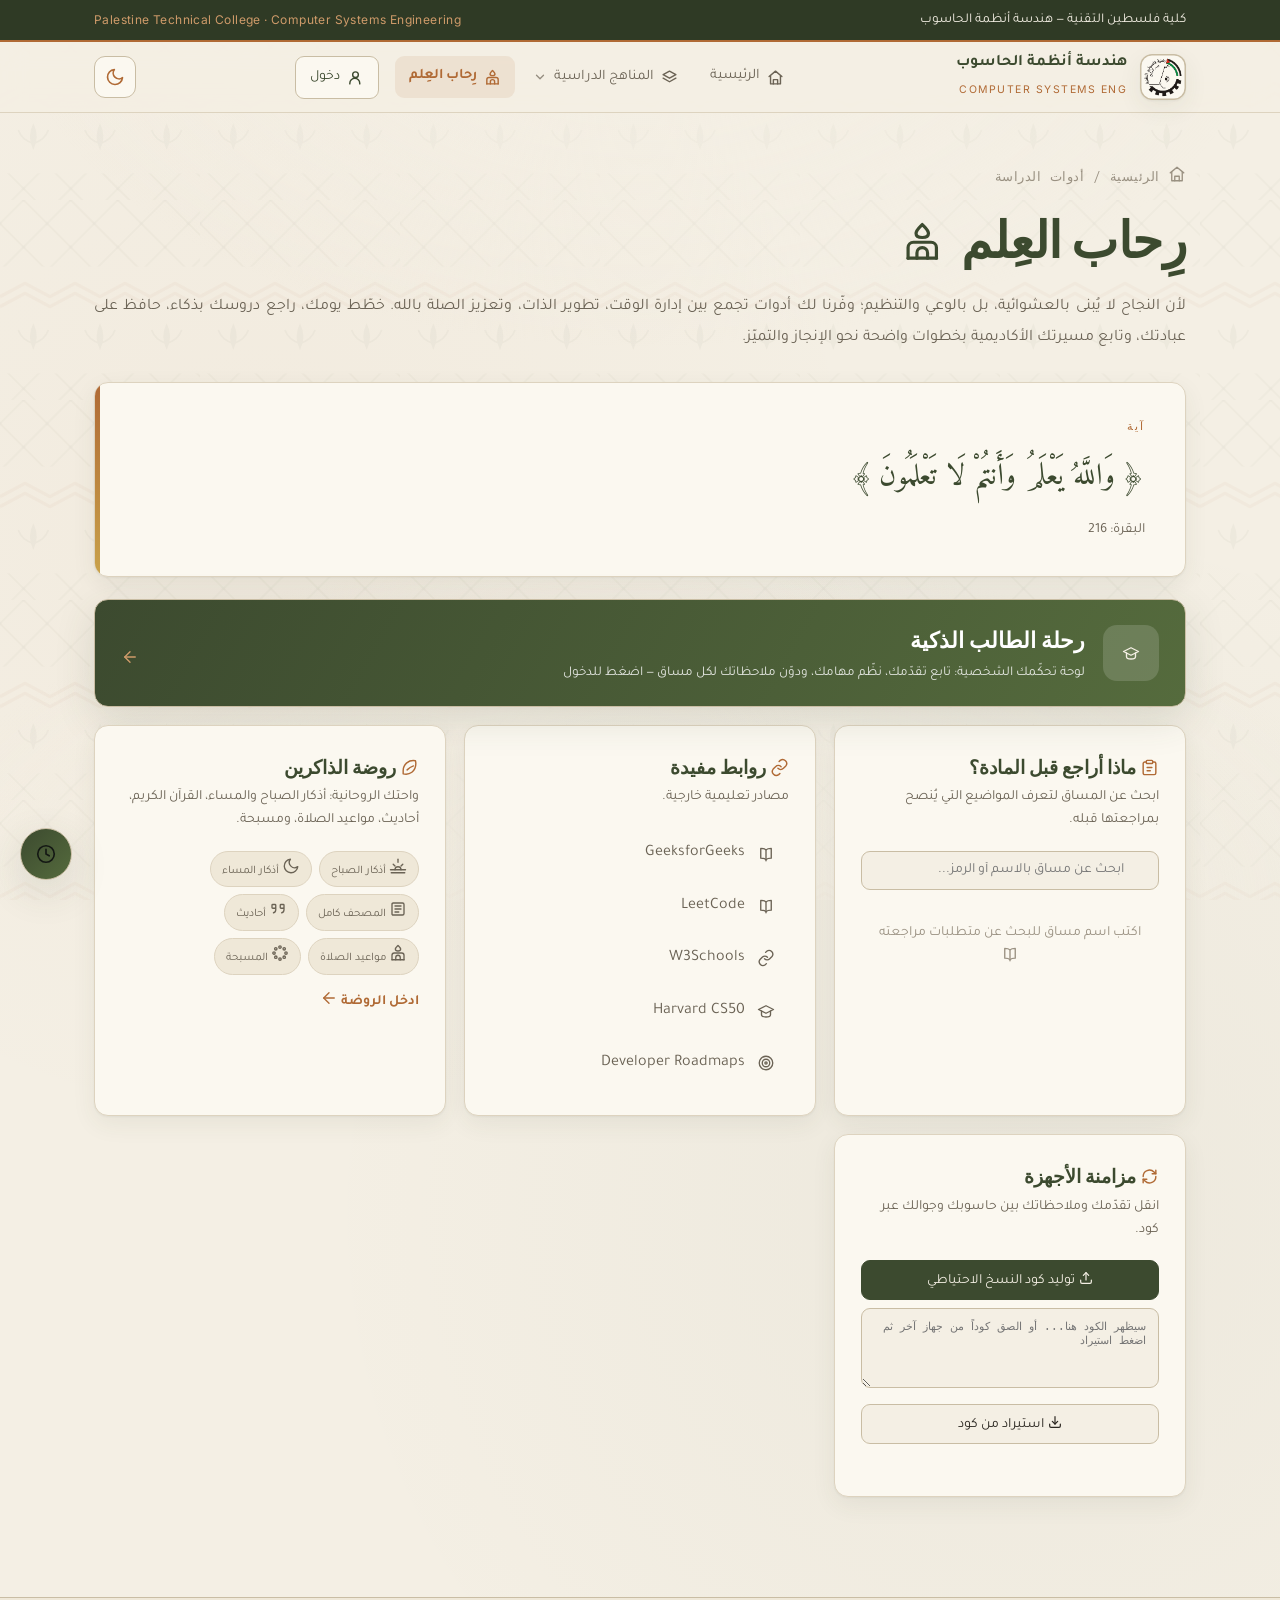
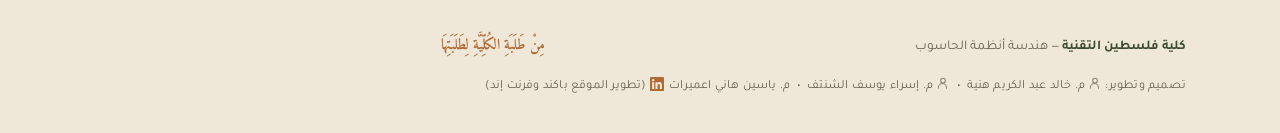
<file: PtcHub.API/wwwroot/study-tools.html>
<!DOCTYPE html>
<html lang="ar" dir="rtl">
<head>
    <meta charset="UTF-8">
    <meta name="viewport" content="width=device-width, initial-scale=1.0">
    <title>رِحاب العِلم — هندسة أنظمة الحاسوب</title>
    <meta name="description" content="رِحاب العِلم — أدوات الطالب: خطط المراجعة قبل كل مادة، رحلة الطالب الذكية، روابط مفيدة، ومزامنة بين الأجهزة.">
    <meta name="theme-color" content="#3c4a2f">
    <link rel="icon" href="logo.png">
    <link rel="manifest" href="manifest.json">
    <link rel="apple-touch-icon" href="logo.png">
    <meta property="og:type" content="website">
    <meta property="og:site_name" content="هندسة أنظمة الحاسوب — كلية فلسطين التقنية">
    <meta property="og:title" content="رِحاب العِلم — هندسة أنظمة الحاسوب">
    <meta property="og:description" content="رِحاب العِلم — أدوات الطالب: خطط المراجعة قبل كل مادة، رحلة الطالب الذكية، روابط مفيدة، ومزامنة بين الأجهزة.">
    <meta property="og:image" content="https://ptc-cse1.vercel.app/og-image.png">
    <meta property="og:url" content="https://ptc-cse1.vercel.app/study-tools.html">
    <meta name="twitter:card" content="summary_large_image">
    <meta name="twitter:title" content="رِحاب العِلم — هندسة أنظمة الحاسوب">
    <meta name="twitter:description" content="رِحاب العِلم — أدوات الطالب: خطط المراجعة قبل كل مادة، رحلة الطالب الذكية، روابط مفيدة، ومزامنة بين الأجهزة.">
    <meta name="twitter:image" content="https://ptc-cse1.vercel.app/og-image.png">

    <link rel="preconnect" href="https://fonts.googleapis.com">
    <link rel="preconnect" href="https://fonts.gstatic.com" crossorigin>
    <link href="https://fonts.googleapis.com/css2?family=Fraunces:opsz,wght@9..144,500;9..144,600;9..144,700&family=Inter:wght@400;500;600;700&family=Tajawal:wght@400;500;700&family=Amiri:wght@400;700&family=IBM+Plex+Mono:wght@400;600&display=swap" rel="stylesheet">
    <link rel="stylesheet" href="style.css">
    <style>
        .tools-grid {
            display: grid;
            grid-template-columns: repeat(auto-fit,minmax(300px,1fr));
            gap: 18px
        }

        .journey-banner {
            display: flex;
            align-items: center;
            gap: 18px;
            padding: 22px 26px;
            border-radius: var(--radius);
            margin-bottom: 18px;
            background: linear-gradient(120deg,var(--olive),var(--olive-2));
            color: var(--paper);
            box-shadow: var(--shadow-lg);
            transition: .25s;
            position: relative;
            overflow: hidden;
            border: 1px solid var(--line-2)
        }

            .journey-banner:hover {
                transform: translateY(-3px);
                box-shadow: 0 16px 44px rgba(60,74,47,.3)
            }

            .journey-banner .jb-ic {
                width: 56px;
                height: 56px;
                border-radius: 14px;
                background: rgba(255,255,255,.15);
                display: grid;
                place-items: center;
                font-size: 28px;
                flex-shrink: 0
            }

            .journey-banner .jb-txt {
                flex: 1;
                min-width: 0
            }

            .journey-banner .jb-title {
                font-family: var(--font-display);
                font-size: 22px;
                font-weight: 700;
                color: #fff
            }

            .journey-banner .jb-sub {
                font-family: var(--font-ar);
                font-size: 13.5px;
                color: rgba(255,255,255,.85);
                margin-top: 3px
            }

            .journey-banner .jb-arrow {
                font-size: 26px;
                color: var(--copper-soft);
                transition: .2s;
                flex-shrink: 0
            }

            .journey-banner:hover .jb-arrow {
                transform: translateX(-6px);
                color: #fff
            }

        [data-theme="dark"] .journey-banner {
            background: linear-gradient(120deg,#2f3a25,#3c4a2f)
        }

            [data-theme="dark"] .journey-banner .jb-title {
                color: var(--olive-2)
            }

        .prep-search-wrap {
            position: relative;
            margin-bottom: 8px
        }

        .prep-search {
            width: 100%;
            padding: 10px 34px 10px 12px;
            border-radius: 9px;
            background: var(--paper);
            border: 1px solid var(--line-2);
            color: var(--ink);
            font-family: var(--font-ar);
            font-size: 14px;
            outline: none;
            transition: .2s
        }

            .prep-search:focus {
                border-color: var(--copper);
                box-shadow: 0 0 0 3px rgba(176,106,53,.1)
            }

        .prep-clear {
            position: absolute;
            inset-block-start: 19px;
            inset-inline-start: 8px;
            transform: translateY(-50%);
            width: 22px;
            height: 22px;
            border-radius: 50%;
            border: none;
            background: var(--paper-2);
            color: var(--muted);
            font-size: 15px;
            line-height: 1;
            cursor: pointer;
            display: none;
            place-items: center;
            transition: .15s
        }

            .prep-clear:hover {
                background: var(--line);
                color: var(--ink)
            }

            .prep-clear.show {
                display: grid
            }

        .prep-options {
            position: absolute;
            inset-inline: 0;
            inset-block-start: calc(100% + 4px);
            z-index: 30;
            background: var(--card);
            border: 1px solid var(--line-2);
            border-radius: 10px;
            box-shadow: var(--shadow-lg);
            overflow: hidden;
            max-height: 280px;
            overflow-y: auto;
            display: none
        }

            .prep-options.show {
                display: block;
                animation: fadeUp .2s ease
            }

        .prep-opt {
            width: 100%;
            text-align: start;
            display: flex;
            justify-content: space-between;
            align-items: center;
            gap: 10px;
            padding: 11px 14px;
            background: none;
            border: none;
            border-bottom: 1px solid var(--line);
            cursor: pointer;
            transition: .15s
        }

            .prep-opt:last-child {
                border-bottom: none
            }

            .prep-opt:hover {
                background: var(--paper-2)
            }

            .prep-opt .po-name {
                font-family: var(--font-ar);
                font-size: 13.5px;
                color: var(--ink)
            }

            .prep-opt:hover .po-name {
                color: var(--copper)
            }

            .prep-opt code {
                font-family: var(--font-mono);
                font-size: 10px;
                color: var(--faint);
                white-space: nowrap
            }

        .prep-opt-empty {
            padding: 14px;
            text-align: center;
            font-family: var(--font-ar);
            color: var(--faint);
            font-size: 13.5px
        }

        .sync-box {
            width: 100%;
            min-height: 80px;
            padding: 10px 12px;
            border-radius: 9px;
            background: var(--paper);
            border: 1px solid var(--line-2);
            color: var(--ink);
            font-family: var(--font-mono);
            font-size: 11px;
            outline: none;
            resize: vertical;
            word-break: break-all
        }

            .sync-box:focus {
                border-color: var(--copper)
            }

        .sync-msg {
            font-family: var(--font-ar);
            font-size: 12.5px;
            margin-top: 8px;
            text-align: center;
            min-height: 18px
        }

        .tool {
            background: var(--card);
            border: 1px solid var(--line);
            border-radius: var(--radius);
            padding: 26px;
            box-shadow: var(--shadow)
        }

            .tool h3 {
                font-family: var(--font-display);
                font-size: 19px;
                color: var(--olive);
                margin-bottom: 3px
            }

            .tool .sub {
                font-family: var(--font-ar);
                color: var(--muted);
                font-size: 14px;
                margin-bottom: 18px
            }

        .timer {
            font-family: var(--font-mono);
            font-size: 54px;
            font-weight: 600;
            text-align: center;
            color: var(--copper);
            letter-spacing: 2px;
            margin: 8px 0
        }

        .timer-btns {
            display: flex;
            gap: 9px;
            justify-content: center;
            flex-wrap: wrap
        }

        .mini-btn {
            padding: 9px 15px;
            border-radius: 9px;
            border: 1px solid var(--line-2);
            background: var(--paper);
            color: var(--ink);
            cursor: pointer;
            font-family: var(--font-ar);
            font-size: 14px;
            transition: .2s
        }

            .mini-btn:hover {
                border-color: var(--copper)
            }

            .mini-btn.on {
                background: var(--olive);
                color: var(--paper);
                border-color: var(--olive)
            }

        .prayer-row {
            display: flex;
            justify-content: space-between;
            padding: 11px 2px;
            border-bottom: 1px solid var(--line);
            font-family: var(--font-ar)
        }

            .prayer-row:last-child {
                border: none
            }

            .prayer-row .t {
                font-family: var(--font-mono);
                color: var(--olive-2)
            }

            .prayer-row.next {
                color: var(--copper);
                font-weight: 700
            }

        .gpa-in {
            width: 100%;
            padding: 11px 13px;
            border-radius: 9px;
            background: var(--paper);
            border: 1px solid var(--line-2);
            color: var(--ink);
            margin-bottom: 9px;
            font-family: var(--font-body);
            outline: none
        }

        .gpa-out {
            font-family: var(--font-display);
            font-size: 38px;
            font-weight: 600;
            color: var(--olive);
            text-align: center;
            margin-top: 6px
        }

        .links a {
            display: flex;
            align-items: center;
            gap: 12px;
            padding: 12px 13px;
            border-radius: 9px;
            color: var(--muted);
            transition: .2s;
            border: 1px solid transparent;
            font-family: var(--font-ar)
        }

            .links a:hover {
                background: var(--paper-2);
                color: var(--ink);
                border-color: var(--line)
            }

        .prep-select {
            width: 100%;
            padding: 12px 14px;
            border-radius: 10px;
            background: var(--paper);
            border: 1px solid var(--line-2);
            color: var(--ink);
            font-family: var(--font-ar);
            font-size: 15px;
            outline: none;
            transition: .2s;
            cursor: pointer;
            appearance: none;
            background-image: url("data:image/svg+xml,%3Csvg xmlns='http://www.w3.org/2000/svg' width='12' height='12' viewBox='0 0 12 12'%3E%3Cpath d='M2 4l4 4 4-4' stroke='%23b06a35' stroke-width='2' fill='none' stroke-linecap='round'/%3E%3C/svg%3E");
            background-repeat: no-repeat;
            background-position: left 14px center
        }

            .prep-select:focus {
                border-color: var(--copper);
                box-shadow: 0 0 0 3px rgba(176,106,53,.1)
            }

        .prep-result {
            margin-top: 16px
        }

        .prep-empty {
            font-family: var(--font-ar);
            color: var(--faint);
            font-size: 14px;
            text-align: center;
            padding: 16px 8px
        }

        .prep-head {
            font-family: var(--font-display);
            font-size: 16px;
            color: var(--olive);
            font-weight: 600;
            margin-bottom: 4px;
            display: flex;
            align-items: center;
            gap: 8px
        }

            .prep-head .pcode {
                font-family: var(--font-mono);
                font-size: 11px;
                color: var(--paper);
                background: var(--copper);
                border-radius: 6px;
                padding: 3px 8px
            }

        .prep-ar {
            font-family: var(--font-ar);
            color: var(--muted);
            font-size: 13px;
            margin-bottom: 12px
        }

        .prep-list {
            list-style: none;
            padding: 0;
            margin: 0;
            display: flex;
            flex-direction: column;
            gap: 8px
        }

            .prep-list li {
                display: flex;
                align-items: center;
                gap: 10px;
                padding: 10px 12px;
                border-radius: 9px;
                background: var(--paper);
                border: 1px solid var(--line);
                font-family: var(--font-body);
                font-size: 14px;
                color: var(--ink);
                transition: .18s;
                animation: prepIn .35s cubic-bezier(.2,.8,.3,1) both;
            }

                .prep-list li:hover {
                    border-color: var(--copper);
                    transform: translateX(-3px)
                }

                .prep-list li .pnum {
                    width: 22px;
                    height: 22px;
                    border-radius: 6px;
                    display: grid;
                    place-items: center;
                    background: rgba(60,74,47,.1);
                    color: var(--olive);
                    font-family: var(--font-mono);
                    font-size: 11px;
                    font-weight: 700;
                    flex-shrink: 0
                }

                .prep-list li:nth-child(1) {
                    animation-delay: .03s
                }

                .prep-list li:nth-child(2) {
                    animation-delay: .07s
                }

                .prep-list li:nth-child(3) {
                    animation-delay: .11s
                }

                .prep-list li:nth-child(4) {
                    animation-delay: .15s
                }

                .prep-list li:nth-child(5) {
                    animation-delay: .19s
                }

                .prep-list li:nth-child(6) {
                    animation-delay: .23s
                }

        @keyframes prepIn {
            from {
                opacity: 0;
                transform: translateY(8px)
            }

            to {
                opacity: 1;
                transform: none
            }
        }
    </style>
    <script>try { if (localStorage.getItem("ptc_theme") === "dark") document.documentElement.setAttribute("data-theme", "dark"); } catch (e) { }</script>
</head>
<body>
    <a href="#main" class="skip-link">تخطَّ إلى المحتوى الرئيسي</a>


    <div class="college-bar">
        <div class="inner">
            <span>كلية فلسطين التقنية — هندسة أنظمة الحاسوب</span>
            <span class="en">Palestine Technical College · Computer Systems Engineering</span>
        </div>
    </div>

    <nav class="nav">
        <div class="nav-inner">
            <div class="brand" aria-label="هندسة أنظمة الحاسوب"><span class="seal"><img src="logo.png" alt="شعار كلية فلسطين التقنية"></span><span class="txt"><b>هندسة أنظمة الحاسوب</b><small>Computer Systems Eng</small></span></div>
            <div class="nav-links" id="menu">
                <a href="index.html" data-nav="home"><span class="nav-ic"><svg viewBox="0 0 24 24" fill="none" stroke="currentColor" stroke-width="2" stroke-linecap="round" stroke-linejoin="round"><path d="M3 10.5 12 3l9 7.5" /><path d="M5 9.5V21h14V9.5" /><path d="M9 21v-6h6v6" /></svg></span>الرئيسية</a>
                <div class="nav-drop" data-nav="curriculum">
                    <button class="nav-drop-btn" type="button"><span class="nav-ic"><svg viewBox="0 0 24 24" fill="none" stroke="currentColor" stroke-width="2" stroke-linecap="round" stroke-linejoin="round"><path d="M12 3 3 8l9 5 9-5z" /><path d="M3 13l9 5 9-5" /></svg></span>المناهج الدراسية <svg class="dd-chev" viewBox="0 0 24 24" fill="none" stroke="currentColor" stroke-width="2.2" stroke-linecap="round" stroke-linejoin="round"><path d="M6 9l6 6 6-6" /></svg></button>
                    <div class="nav-drop-menu">
                        <div class="dd-year">
                            <a href="year1.html" class="dd-year-link"><span class="dd-ic"><svg viewBox="0 0 24 24" fill="none" stroke="currentColor" stroke-width="2" stroke-linecap="round" stroke-linejoin="round"><path d="M4 5a2 2 0 0 1 2-2h13v16H6a2 2 0 0 0-2 2z" /><path d="M4 19.5V5" /></svg></span>السنة الأولى</a>
                            <div class="dd-sems">
                                <a href="year1.html#sem0">الفصل الأول</a>
                                <a href="year1.html#sem1">الفصل الثاني</a>
                            </div>
                        </div>
                        <div class="dd-year">
                            <a href="year2.html" class="dd-year-link"><span class="dd-ic"><svg viewBox="0 0 24 24" fill="none" stroke="currentColor" stroke-width="2" stroke-linecap="round" stroke-linejoin="round"><path d="M4 5a2 2 0 0 1 2-2h13v16H6a2 2 0 0 0-2 2z" /><path d="M4 19.5V5" /></svg></span>السنة الثانية</a>
                            <div class="dd-sems">
                                <a href="year2.html#sem0">الفصل الأول</a>
                                <a href="year2.html#sem1">الفصل الثاني</a>
                            </div>
                        </div>
                        <div class="dd-year">
                            <a href="year3.html" class="dd-year-link"><span class="dd-ic"><svg viewBox="0 0 24 24" fill="none" stroke="currentColor" stroke-width="2" stroke-linecap="round" stroke-linejoin="round"><path d="M4 5a2 2 0 0 1 2-2h13v16H6a2 2 0 0 0-2 2z" /><path d="M4 19.5V5" /></svg></span>السنة الثالثة</a>
                            <div class="dd-sems">
                                <a href="year3.html#sem0">الفصل الأول</a>
                                <a href="year3.html#sem1">الفصل الثاني</a>
                            </div>
                        </div>
                        <div class="dd-year">
                            <a href="year4.html" class="dd-year-link"><span class="dd-ic"><svg viewBox="0 0 24 24" fill="none" stroke="currentColor" stroke-width="2" stroke-linecap="round" stroke-linejoin="round"><path d="M4 5a2 2 0 0 1 2-2h13v16H6a2 2 0 0 0-2 2z" /><path d="M4 19.5V5" /></svg></span>السنة الرابعة</a>
                            <div class="dd-sems">
                                <a href="year4.html#sem0">الفصل الأول</a>
                                <a href="year4.html#sem1">الفصل الثاني</a>
                            </div>
                        </div>
                        <a href="electives.html" class="dd-elective"><span class="dd-ic"><svg viewBox="0 0 24 24" fill="none" stroke="currentColor" stroke-width="2" stroke-linecap="round" stroke-linejoin="round"><circle cx="12" cy="12" r="9" /><circle cx="12" cy="12" r="5" /><circle cx="12" cy="12" r="1.5" /></svg></span>المساقات الاختيارية</a>
                    </div>
                </div>
                <a href="study-tools.html" data-nav="rihab" class="active"><span class="nav-ic"><svg viewBox="0 0 24 24" fill="none" stroke="currentColor" stroke-width="2" stroke-linecap="round" stroke-linejoin="round"><path d="M12 2c2 2 3.5 3.2 3.5 5 0 1.4-1.4 2.3-3.5 2.3S8.5 8.4 8.5 7c0-1.8 1.5-3 3.5-5z" /><path d="M4 21v-6a3 3 0 0 1 3-3h10a3 3 0 0 1 3 3v6" /><path d="M4 21h16" /><path d="M9 21v-3a3 3 0 0 1 6 0v3" /></svg></span>رِحاب العِلم</a>
            </div>
            <div class="auth-slot" id="authSlot">
                <a class="auth-link" href="login.html" title="تسجيل الدخول"><span class="nav-ic"><svg viewBox="0 0 24 24" fill="none" stroke="currentColor" stroke-width="2" stroke-linecap="round" stroke-linejoin="round"><circle cx="12" cy="8" r="4" /><path d="M4 21v-1a7 7 0 0 1 14 0v1" /></svg></span><span class="auth-label">دخول</span></a>
            </div>
            <div class="nav-actions">
                <button class="theme-btn" onclick="toggleTheme()" aria-label="تبديل الوضع" title="نهاري / ليلي">
                    <svg class="moon" viewBox="0 0 24 24" fill="none" stroke="currentColor" stroke-width="2" stroke-linecap="round" stroke-linejoin="round"><path d="M21 12.79A9 9 0 1 1 11.21 3 7 7 0 0 0 21 12.79z"></path></svg>
                    <svg class="sun" viewBox="0 0 24 24" fill="none" stroke="currentColor" stroke-width="2" stroke-linecap="round" stroke-linejoin="round"><circle cx="12" cy="12" r="4"></circle><path d="M12 2v2M12 20v2M4.9 4.9l1.4 1.4M17.7 17.7l1.4 1.4M2 12h2M20 12h2M4.9 19.1l1.4-1.4M17.7 6.3l1.4-1.4"></path></svg>
                </button>
                <button class="burger" onclick="toggleNav()" aria-label="menu"><i data-icon="menu"></i></button>
            </div>
        </div>
    </nav>

    <main id="main">
        <header class="page-head">
            <div class="wrap">
                <div class="crumb"><a href="index.html"><i data-icon="home"></i> الرئيسية</a> / أدوات الدراسة</div>
                <h1>رِحاب العِلم <span class="em"><i data-icon="mosque"></i></span></h1>
                <p>لأن النجاح لا يُبنى بالعشوائية، بل بالوعي والتنظيم؛ وفّرنا لك أدوات تجمع بين إدارة الوقت، تطوير الذات، وتعزيز الصلة بالله. خطّط يومك، راجع دروسك بذكاء، حافظ على عبادتك، وتابع مسيرتك الأكاديمية بخطوات واضحة نحو الإنجاز والتميّز.</p>
            </div>
        </header>

        <section style="padding-top:8px">
            <div class="wrap">
                <div class="verse reveal" style="margin-bottom:22px;margin-top:0">
                    <div class="kind" id="kind">آية</div>
                    <div class="ayah" id="ayah">﴿ وَقُل رَّبِّ زِدْنِي عِلْمًا ﴾</div>
                    <div class="surah" id="surah">طه: 114</div>
                </div>

                <a href="journey.html" class="journey-banner reveal">
                    <div class="jb-ic"><i data-icon="graduation"></i></div>
                    <div class="jb-txt">
                        <div class="jb-title">رحلة الطالب الذكية</div>
                        <div class="jb-sub">لوحة تحكّمك الشخصية: تابع تقدّمك، نظّم مهامك، ودوّن ملاحظاتك لكل مساق — اضغط للدخول</div>
                    </div>
                    <div class="jb-arrow"><i data-icon="arrowLeft"></i></div>
                </a>

                <div class="tools-grid">
                    <div class="tool reveal">
                        <h3><i data-icon="clipboard"></i> ماذا أراجع قبل المادة؟</h3><div class="sub">ابحث عن المساق لتعرف المواضيع التي يُنصح بمراجعتها قبله.</div>
                        <div class="prep-search-wrap">
                            <input class="prep-search" id="prepSearch" placeholder="ابحث عن مساق بالاسم أو الرمز..." oninput="filterPrep(this.value)" autocomplete="off">
                            <button class="prep-clear" id="prepClear" onclick="prepClearSearch()" aria-label="مسح">×</button>
                            <div class="prep-options" id="prepOptions"></div>
                        </div>
                        <div class="prep-result" id="prepResult">
                            <div class="prep-empty">اكتب اسم مساق للبحث عن متطلبات مراجعته <i data-icon="bookOpen"></i></div>
                        </div>
                    </div>

                    <div class="tool reveal">
                        <h3><i data-icon="link"></i> روابط مفيدة</h3><div class="sub">مصادر تعليمية خارجية.</div>
                        <div class="links">
                            <a href="https://www.geeksforgeeks.org" target="_blank" rel="noopener"><i data-icon="bookOpen"></i> GeeksforGeeks</a>
                            <a href="https://leetcode.com" target="_blank" rel="noopener"><i data-icon="bookOpen"></i> LeetCode</a>
                            <a href="https://www.w3schools.com" target="_blank" rel="noopener"><i data-icon="link"></i> W3Schools</a>
                            <a href="https://cs50.harvard.edu" target="_blank" rel="noopener"><i data-icon="graduation"></i> Harvard CS50</a>
                            <a href="https://roadmap.sh" target="_blank" rel="noopener"><i data-icon="target"></i> Developer Roadmaps</a>
                        </div>
                    </div>

                    <a href="rawdah.html" class="tool reveal spiritual-card">
                        <h3><i data-icon="leaf"></i> روضة الذاكرين</h3><div class="sub">واحتك الروحانية: أذكار الصباح والمساء، القرآن الكريم، أحاديث، مواعيد الصلاة، ومسبحة.</div>
                        <div class="spiritual-preview">
                            <span><i data-icon="sunrise"></i> أذكار الصباح</span><span><i data-icon="moon"></i> أذكار المساء</span><span><i data-icon="quran"></i> المصحف كامل</span>
                            <span><i data-icon="quote"></i> أحاديث</span><span><i data-icon="mosque"></i> مواعيد الصلاة</span><span><i data-icon="beads"></i> المسبحة</span>
                        </div>
                        <div class="spiritual-enter">ادخل الروضة <i data-icon="arrowLeft"></i></div>
                    </a>

                    <div class="tool reveal">
                        <h3><i data-icon="refresh"></i> مزامنة الأجهزة</h3><div class="sub">انقل تقدّمك وملاحظاتك بين حاسوبك وجوالك عبر كود.</div>
                        <button class="mini-btn on" onclick="exportSync()" style="width:100%;margin-bottom:8px"><i data-icon="upload"></i> توليد كود النسخ الاحتياطي</button>
                        <textarea id="syncBox" class="sync-box" placeholder="سيظهر الكود هنا... أو الصق كوداً من جهاز آخر ثم اضغط استيراد"></textarea>
                        <button class="mini-btn" onclick="importSync()" style="width:100%;margin-top:8px"><i data-icon="download"></i> استيراد من كود</button>
                        <div id="syncMsg" class="sync-msg"></div>
                    </div>
                </div>
            </div>
        </section>

    </main>

    <footer>
        <div class="wrap foot-inner">
            <div class="foot-col foot-college"><b>كلية فلسطين التقنية</b> — هندسة أنظمة الحاسوب</div>
            <div class="foot-col foot-quote">مِنْ طَلَبَةِ الكُلِّيَّةِ لِطَلَبَتِهَا</div>
            <div class="foot-col foot-by">تصميم وتطوير: <i data-icon="user"></i> م. خالد عبد الكريم هنية &nbsp;•&nbsp; <i data-icon="user"></i> م. إسراء يوسف الشنتف &nbsp;•&nbsp; م. ياسين هاني اعميرات <a href="https://www.linkedin.com/in/yasen-hani-50021b389" target="_blank" rel="noopener" style="color:var(--copper);text-decoration:none;vertical-align:middle" title="LinkedIn"><svg xmlns="http://www.w3.org/2000/svg" width="14" height="14" viewBox="0 0 24 24" fill="currentColor" style="vertical-align:middle;margin-right:2px"><path d="M20.447 20.452h-3.554v-5.569c0-1.328-.027-3.037-1.852-3.037-1.853 0-2.136 1.445-2.136 2.939v5.667H9.351V9h3.414v1.561h.046c.477-.9 1.637-1.85 3.37-1.85 3.601 0 4.267 2.37 4.267 5.455v6.286zM5.337 7.433a2.062 2.062 0 01-2.063-2.065 2.064 2.064 0 112.063 2.065zm1.782 13.019H3.555V9h3.564v11.452zM22.225 0H1.771C.792 0 0 .774 0 1.729v20.542C0 23.227.792 24 1.771 24h20.451C23.2 24 24 23.227 24 22.271V1.729C24 .774 23.2 0 22.222 0h.003z"/></svg></a> (تطوير الموقع باكند وفرنت إند)</div>
        </div>
    </footer>

    <script src="prep-guide.js"></script>
    <script src="api-config.js"></script>
    <script src="auth.js"></script>
    <script src="icons.js"></script>
    <script src="app.js"></script>
    <script>
        // live search for "ماذا أراجع قبل المادة؟"
        function filterPrep(q) {
            const clr = document.getElementById('prepClear');
            if (clr) clr.classList.toggle('show', (q || '').length > 0);
            const box = document.getElementById('prepOptions');
            q = (q || '').trim().toLowerCase();
            if (!q) { box.classList.remove('show'); box.innerHTML = ''; return; }
            if (typeof PREP_GUIDE === 'undefined') { return; }
            const matches = Object.keys(PREP_GUIDE).filter(code => {
                const c = PREP_GUIDE[code];
                return code.toLowerCase().includes(q) || c.name.toLowerCase().includes(q) || c.ar.includes(q);
            }).slice(0, 10);
            if (!matches.length) { box.innerHTML = '<div class="prep-opt-empty">لا يوجد مساق بهذا الاسم</div>'; box.classList.add('show'); return; }
            box.innerHTML = matches.map(code => {
                const c = PREP_GUIDE[code];
                return `<button class="prep-opt" onclick="pickPrep('${code}')"><span class="po-name">${c.name} — ${c.ar}</span><code>${code}</code></button>`;
            }).join('');
            box.classList.add('show');
        }
        function pickPrep(code) {
            document.getElementById('prepSearch').value = '';
            document.getElementById('prepOptions').classList.remove('show');
            document.getElementById('prepClear').classList.remove('show');
            showPrep(code);
        }
        function prepClearSearch() {
            const inp = document.getElementById('prepSearch');
            inp.value = ''; filterPrep(''); inp.focus();
            document.getElementById('prepResult').innerHTML = '<div class="prep-empty">اكتب اسم مساق للبحث عن متطلبات مراجعته <i data-icon="bookOpen"></i></div>';
        }
        document.addEventListener('click', e => { if (!e.target.closest('.prep-search-wrap')) document.getElementById('prepOptions').classList.remove('show'); });

        // ===== device sync via copy/paste code =====
        function collectData() {
            const out = {};
            for (let i = 0; i < localStorage.length; i++) {
                const k = localStorage.key(i);
                if (k && (k.startsWith('jr_') || k.startsWith('ptc_'))) { out[k] = localStorage.getItem(k); }
            }
            return out;
        }
        function exportSync() {
            const data = collectData();
            const keys = Object.keys(data).length;
            if (!keys) { document.getElementById('syncMsg').textContent = 'لا توجد بيانات لتصديرها بعد.'; document.getElementById('syncMsg').style.color = 'var(--faint)'; return; }
            const code = 'PTC1:' + btoa(unescape(encodeURIComponent(JSON.stringify(data))));
            const box = document.getElementById('syncBox');
            box.value = code; box.select();
            try { navigator.clipboard.writeText(code); } catch (e) { }
            document.getElementById('syncMsg').textContent = `<i data-icon="check"></i> تم توليد الكود (${keys} عنصر) ونُسخ. الصقه في جهازك الآخر.`;
            document.getElementById('syncMsg').style.color = 'var(--olive-2)';
        }
        function importSync() {
            const raw = (document.getElementById('syncBox').value || '').trim();
            const msg = document.getElementById('syncMsg');
            if (!raw.startsWith('PTC1:')) { msg.textContent = 'الكود غير صالح. تأكد من نسخه كاملاً.'; msg.style.color = '#c0392b'; return; }
            try {
                const data = JSON.parse(decodeURIComponent(escape(atob(raw.slice(5)))));
                let n = 0;
                Object.keys(data).forEach(k => { localStorage.setItem(k, data[k]); n++; });
                msg.textContent = `<i data-icon="check"></i> تم استيراد ${n} عنصر بنجاح! سيتم تحديث الصفحة...`;
                msg.style.color = 'var(--olive-2)';
                setTimeout(() => location.reload(), 1400);
            } catch (e) { msg.textContent = 'تعذّر قراءة الكود. قد يكون تالفاً.'; msg.style.color = '#c0392b'; }
        }
        function showPrep(code) {
            const box = document.getElementById('prepResult');
            if (!code) { box.innerHTML = '<div class="prep-empty">اختر مساقاً من القائمة لعرض متطلبات مراجعته <i data-icon="bookOpen"></i></div>'; return; }
            const c = PREP_GUIDE[code];
            const items = c.topics.map((t, i) => {
                const label = (typeof t === 'string') ? t : t.topic;
                const link = (typeof t === 'object' && t.link) ? t.link : '';
                const inner = link ? `<a href="${link}" target="_blank" rel="noopener" style="color:inherit">${label} ↗</a>` : label;
                return `<li><span class="pnum">${i + 1}</span><span>${inner}</span></li>`;
            }).join('');
            box.innerHTML = `<div class="prep-head"><span class="pcode">${code}</span>${c.name}</div>
        <div class="prep-ar">${c.ar} — يُنصح بمراجعة:</div>
        <ul class="prep-list">${items}</ul>`;
        }
    </script>
</body>
</html>
</file>
<file: PtcHub.API/wwwroot/style.css>
/* ===== كلية فلسطين التقنية — هندسة أنظمة الحاسوب =====
   Palette: warm sand paper · deep olive · burnished copper · ink-brown
   Distinct from the usual midnight/navy tech look. */
:root{
  --paper:#f4efe4;        /* warm sand */
  --paper-2:#efe8d8;      /* slightly deeper */
  --card:#fbf8f0;         /* raised card */
  --olive:#3c4a2f;        /* deep olive green (primary) */
  --olive-2:#556b3d;      /* lighter olive */
  --copper:#b06a35;       /* burnished copper (accent) */
  --copper-soft:#cf9b6a;
  --gold:#c9a24b;         /* muted gold for verses */
  --ink:#2a2620;          /* ink-brown text */
  --muted:#6b6355;        /* muted text */
  --faint:#9a9182;
  --line:#ddd3bf;         /* hairline on paper */
  --line-2:#c9bda4;
  --radius:14px;
  --radius-sm:9px;
  --maxw:1140px;
  --font-ar:"Tajawal","Segoe UI",sans-serif;
  --font-serif-ar:"Amiri","Georgia",serif;
  --font-display:"Fraunces","Georgia",serif;
  --font-body:"Inter","Segoe UI",sans-serif;
  --font-mono:"IBM Plex Mono","Courier New",monospace;
  --shadow:0 1px 2px rgba(42,38,32,.05),0 8px 24px rgba(60,74,47,.07);
  --shadow-lg:0 12px 40px rgba(60,74,47,.14);
  --paper-rgb:244,239,228;
}

/* ===== Dark (night) theme — warm charcoal, keeps olive/copper identity ===== */
[data-theme="dark"]{
  --paper:#141814;        /* deep charcoal-green */
  --paper-2:#1e241e;      /* slightly raised */
  --card:#1e241e;         /* card surface */
  --olive:#8fae78;        /* primary green */
  --olive-2:#a8c493;      /* brighter olive */
  --copper:#c89a4a;       /* accent gold */
  --copper-soft:#dbb26a;
  --gold:#c89a4a;
  --ink:#f4f2ea;          /* primary text — warm bone */
  --muted:#c9d0c5;        /* secondary text — clearly readable */
  --faint:#9aa294;        /* tertiary — still readable on dark */
  --line:#384238;         /* borders */
  --line-2:#4a564a;
  --shadow:0 1px 2px rgba(0,0,0,.4),0 8px 24px rgba(0,0,0,.45);
  --shadow-lg:0 14px 44px rgba(0,0,0,.55);
  --paper-rgb:20,24,20;
}

/* smooth transition when toggling theme */
html.theme-anim, html.theme-anim *{transition:background-color .4s ease, border-color .4s ease, color .3s ease, box-shadow .4s ease !important}

*{box-sizing:border-box;margin:0;padding:0}
html{scroll-behavior:smooth;overflow-x:hidden}
body{
  background:var(--paper);
  color:var(--ink);
  font-family:var(--font-body);
  line-height:1.65;
  min-height:100vh;
  position:relative;
  overflow-x:hidden;
  max-width:100vw;
  background-image:
    radial-gradient(circle at 20% 30%, rgba(176,106,53,.03), transparent 40%),
    radial-gradient(circle at 80% 70%, rgba(60,74,47,.04), transparent 45%);
}
/* keffiyeh-inspired heritage layer — very soft, behind everything */
body::before{
  content:"";position:fixed;inset:0;z-index:-2;pointer-events:none;
  background-image:url("keffiyeh.svg");
  background-size:200px;
  opacity:.07;
}
/* warm wash so the pattern never fights the text */
body::after{
  content:"";position:fixed;inset:0;z-index:-1;pointer-events:none;
  background:
    radial-gradient(70% 55% at 50% 0%, rgba(var(--paper-rgb),.7), transparent 70%),
    radial-gradient(90% 60% at 50% 100%, rgba(var(--paper-rgb),.85), transparent 65%);
}
a{color:inherit;text-decoration:none}
img{max-width:100%;display:block}

.wrap{max-width:var(--maxw);margin:0 auto;padding:0 24px}
section{padding:60px 0}

/* ---------- top identity bar ---------- */
.college-bar{
  background:#2f3a25;color:#f4efe4;
  font-family:var(--font-ar);font-size:13.5px;
  border-bottom:2px solid var(--copper);
}
.college-bar .inner{
  max-width:var(--maxw);margin:0 auto;padding:9px 24px;
  display:flex;justify-content:space-between;align-items:center;gap:16px;flex-wrap:wrap;
}
.college-bar .en{font-family:var(--font-body);letter-spacing:.4px;color:var(--copper-soft);font-size:12px}

/* ---------- navbar ---------- */
.nav{
  position:sticky;top:0;z-index:50;
  background:rgba(var(--paper-rgb),.9);
  backdrop-filter:blur(12px);
  border-bottom:1px solid var(--line);
}
.nav-inner{
  max-width:var(--maxw);margin:0 auto;padding:12px 24px;
  display:flex;align-items:center;gap:16px;
}
.nav-inner .brand{margin-inline-end:auto}
.nav-inner .nav-actions{margin-inline-start:auto}
.brand{display:flex;align-items:center;gap:13px;user-select:text}
.brand .txt{max-width:280px}
.brand .seal{
  width:46px;height:46px;border-radius:12px;flex-shrink:0;
  background:var(--card);
  display:grid;place-items:center;overflow:hidden;
  box-shadow:inset 0 0 0 1.5px var(--line-2), var(--shadow);
}
.brand .seal img{width:100%;height:100%;object-fit:contain;padding:3px}
.brand .txt b{font-family:var(--font-ar);font-weight:700;font-size:16px;color:var(--olive);display:block;line-height:1.2}
.brand .txt small{font-family:var(--font-body);font-size:10.5px;letter-spacing:1.5px;color:var(--copper);text-transform:uppercase}
.nav-links{display:flex;align-items:center;gap:4px}
.nav-links>a,.nav-drop-btn{
  display:flex;align-items:center;gap:7px;
  padding:9px 14px;border-radius:9px;font-family:var(--font-ar);font-size:14.5px;color:var(--muted);transition:.2s;white-space:nowrap;
  background:none;border:none;cursor:pointer;
}
.nav-links>a:hover,.nav-drop-btn:hover{color:var(--olive);background:var(--paper-2)}
.nav-links>a.active,.nav-drop.active .nav-drop-btn{color:var(--copper);background:rgba(176,106,53,.1);font-weight:700}
.nav-ic,.dd-ic{display:inline-flex;flex-shrink:0}
.nav-ic svg,.dd-ic svg{width:17px;height:17px}
.dd-chev{width:14px!important;height:14px!important;transition:transform .25s;opacity:.7}

/* dropdown */
.nav-drop{position:relative}
.nav-drop-menu{
  position:absolute;inset-block-start:calc(100% + 8px);inset-inline-end:0;min-width:230px;
  background:var(--card);border:1px solid var(--line-2);border-radius:14px;padding:8px;
  box-shadow:var(--shadow-lg);z-index:70;
  opacity:0;transform:translateY(-8px) scale(.98);pointer-events:none;transition:.22s cubic-bezier(.2,.9,.3,1);
}
.nav-drop:hover .nav-drop-menu,.nav-drop:focus-within .nav-drop-menu,.nav-drop.open .nav-drop-menu{opacity:1;transform:none;pointer-events:auto}
.nav-drop:hover .dd-chev,.nav-drop.open .dd-chev{transform:rotate(180deg)}
.dd-year{position:relative}
.dd-year-link,.dd-elective{
  display:flex;align-items:center;gap:9px;padding:10px 12px;border-radius:9px;
  font-family:var(--font-ar);font-size:14px;color:var(--ink);transition:.15s;
}
.dd-year-link:hover,.dd-elective:hover{background:var(--paper-2);color:var(--copper)}
.dd-year-link::after{content:"‹";margin-inline-start:auto;color:var(--faint);font-size:16px}
.dd-elective{border-top:1px solid var(--line);margin-top:6px;padding-top:14px}
/* second-level: semesters */
.dd-sems{
  position:absolute;inset-block-start:0;inset-inline-end:calc(100% + 6px);min-width:150px;
  background:var(--card);border:1px solid var(--line-2);border-radius:12px;padding:6px;
  box-shadow:var(--shadow-lg);
  opacity:0;transform:translateX(8px);pointer-events:none;transition:.2s;
}
.dd-year:hover .dd-sems{opacity:1;transform:none;pointer-events:auto}
.dd-sems a{display:block;padding:9px 12px;border-radius:8px;font-family:var(--font-ar);font-size:13.5px;color:var(--muted);transition:.15s}
.dd-sems a:hover{background:var(--paper-2);color:var(--copper)}

/* right-side action cluster: theme toggle + burger, unified sizing */
.nav-actions{display:flex;align-items:center;gap:8px;flex-shrink:0}
.theme-btn,.burger{
  width:42px;height:42px;border-radius:11px;flex-shrink:0;
  display:grid;place-items:center;cursor:pointer;transition:.22s;
  background:var(--card);border:1px solid var(--line-2);color:var(--ink);
}
.burger{display:none;font-size:20px;line-height:1}
.burger:hover,.theme-btn:hover{border-color:var(--copper);transform:translateY(-1px)}

/* ---------- hero ---------- */
.hero{padding:80px 0 60px;position:relative}
.eyebrow{font-family:var(--font-mono);font-size:12px;letter-spacing:2px;color:var(--copper);text-transform:uppercase;margin-bottom:16px}
.hero h1{
  font-family:var(--font-display);font-weight:600;
  font-size:clamp(36px,5.5vw,64px);line-height:1.06;letter-spacing:-1px;color:var(--olive);
}
.hero h1 .ar{font-family:var(--font-serif-ar);display:block;color:var(--ink);font-weight:700;font-size:.82em}
.hero p.lead{font-family:var(--font-ar);color:var(--muted);font-size:clamp(16px,2vw,19px);max-width:580px;margin-top:20px}
.hero-cta{display:flex;flex-wrap:wrap;gap:13px;margin-top:32px}
.btn{display:inline-flex;align-items:center;gap:9px;padding:13px 22px;border-radius:10px;font-family:var(--font-ar);font-weight:700;font-size:15px;border:1.5px solid transparent;cursor:pointer;transition:.2s}
.btn-primary{background:var(--olive);color:var(--paper);box-shadow:var(--shadow)}
.btn-primary:hover{background:var(--olive-2);transform:translateY(-2px);box-shadow:var(--shadow-lg)}
.btn-ghost{border-color:var(--line-2);color:var(--olive)}
.btn-ghost:hover{border-color:var(--copper);background:var(--card)}

/* ---------- verse of the day ---------- */
.verse{
  margin-top:44px;position:relative;
  background:var(--card);border:1px solid var(--line);border-radius:var(--radius);
  padding:34px 40px;box-shadow:var(--shadow);overflow:hidden;
}
.verse::before{content:"";position:absolute;inset:0 auto 0 0;width:5px;background:linear-gradient(var(--copper),var(--gold))}
.verse .label{font-family:var(--font-mono);font-size:11px;letter-spacing:2px;color:var(--copper);text-transform:uppercase}
.verse .ayah{font-family:var(--font-serif-ar);font-size:clamp(22px,3.2vw,32px);color:var(--olive);margin-top:14px;line-height:1.9;transition:opacity .4s}
.verse .surah{font-family:var(--font-ar);color:var(--muted);font-size:14px;margin-top:10px}

/* ---------- stats ---------- */
.stats{display:flex;flex-wrap:wrap;gap:0;margin-top:48px;border:1px solid var(--line);border-radius:var(--radius);overflow:hidden;background:var(--card)}
.stat{flex:1;min-width:140px;padding:24px 26px;border-inline-end:1px solid var(--line)}
.stat:last-child{border:none}
.stat .n{font-family:var(--font-display);font-size:32px;font-weight:600;color:var(--copper)}
.stat .l{font-family:var(--font-ar);color:var(--muted);font-size:14px;margin-top:2px}

/* ---------- section head ---------- */
.sec-head{margin-bottom:34px;max-width:640px}
.sec-head .kick{font-family:var(--font-mono);font-size:12px;letter-spacing:2px;color:var(--copper);text-transform:uppercase}
.sec-head h2{font-family:var(--font-display);font-size:clamp(26px,4vw,38px);letter-spacing:-.5px;margin-top:8px;color:var(--olive)}
.sec-head h2 .ar{font-family:var(--font-serif-ar);color:var(--ink)}
.sec-head p{font-family:var(--font-ar);color:var(--muted);margin-top:8px}

/* ---------- year cards ---------- */
.grid{display:grid;grid-template-columns:repeat(auto-fill,minmax(250px,1fr));gap:18px}
.ycard{
  position:relative;display:block;padding:26px 24px;border-radius:var(--radius);
  background:var(--card);border:1px solid var(--line);box-shadow:var(--shadow);transition:.25s;overflow:hidden;
}
.ycard::after{content:"";position:absolute;top:0;inset-inline-start:0;width:100%;height:4px;background:var(--olive);transform:scaleX(0);transform-origin:inline-start;transition:.3s}
.ycard:hover{transform:translateY(-4px);box-shadow:var(--shadow-lg);border-color:var(--line-2)}
.ycard:hover::after{transform:scaleX(1)}
.ycard .num{font-family:var(--font-mono);font-size:12.5px;color:var(--faint);letter-spacing:1.5px}
.ycard h3{font-family:var(--font-display);font-size:22px;font-weight:600;color:var(--olive);margin:10px 0 4px}
.ycard .ar{font-family:var(--font-ar);color:var(--muted);font-size:15px}
.ycard .meta{margin-top:18px;display:flex;gap:14px;color:var(--faint);font-size:12.5px;font-family:var(--font-mono)}
.ycard .arrow{position:absolute;top:26px;inset-inline-end:24px;color:var(--copper);font-size:19px;opacity:.5;transition:.2s}
.ycard:hover .arrow{opacity:1}

/* ---------- courses / files ---------- */
.toolbar{display:flex;gap:12px;flex-wrap:wrap;margin-bottom:26px}
.search-in{flex:1;min-width:220px;padding:13px 18px;border-radius:11px;background:var(--card);border:1px solid var(--line);color:var(--ink);font-family:var(--font-ar);font-size:15px;outline:none;transition:.2s}
.search-in:focus{border-color:var(--copper);box-shadow:0 0 0 3px rgba(176,106,53,.1)}
.expand-btn{padding:13px 18px;border-radius:11px;border:1px solid var(--line-2);background:var(--card);color:var(--olive);font-family:var(--font-ar);font-size:14px;cursor:pointer;transition:.2s;white-space:nowrap}
.expand-btn:hover{background:var(--paper-2)}

.course{background:var(--card);border:1px solid var(--line);border-radius:var(--radius);overflow:hidden;margin-bottom:14px;box-shadow:var(--shadow)}
.course-head{width:100%;display:flex;align-items:center;justify-content:space-between;gap:16px;padding:20px 22px;background:none;border:none;color:var(--ink);cursor:pointer;text-align:start}
.course-head:hover{background:var(--paper-2)}
.course-head .left{display:flex;align-items:center;gap:16px}
.course-head .badge{font-family:var(--font-mono);font-size:12px;color:var(--paper);background:var(--olive);border-radius:7px;padding:5px 10px;white-space:nowrap}
.course-head h3{font-family:var(--font-display);font-size:18px;font-weight:600;color:var(--olive)}
.course-head .sub{font-family:var(--font-ar);color:var(--muted);font-size:13px}
.course-head .chev{color:var(--faint);transition:.25s;font-size:16px}
.course.open .chev{transform:rotate(180deg);color:var(--copper)}
.course.open .course-head .badge{background:var(--copper)}
.course-body{max-height:0;overflow:hidden;transition:max-height .32s ease}
.course.open .course-body{max-height:1200px}
.files{padding:4px 22px 20px}
.file{display:flex;align-items:center;gap:14px;padding:12px 14px;border-radius:var(--radius-sm);color:var(--muted);transition:.18s;border:1px solid transparent}
.file:hover{background:var(--paper-2);color:var(--ink);border-color:var(--line)}
.file .ic{width:36px;height:36px;border-radius:9px;display:grid;place-items:center;flex-shrink:0;font-family:var(--font-mono);font-size:11px;font-weight:700}
.ic.pdf{background:rgba(176,53,53,.12);color:#a83232}
.ic.doc{background:rgba(53,92,176,.12);color:#3a5fa8}
.ic.vid{background:rgba(176,106,53,.14);color:var(--copper)}
.ic.zip{background:rgba(60,74,47,.12);color:var(--olive-2)}
.ic.link{background:rgba(201,162,75,.16);color:#a07d2a}
.file .fname{flex:1;font-family:var(--font-ar);font-size:14.5px}
.file .fsize{font-family:var(--font-mono);font-size:12px;color:var(--faint)}
.empty-note{padding:16px 20px;font-family:var(--font-ar);color:var(--faint);font-size:14px;text-align:center}

/* ---------- page header ---------- */
.page-head{padding:52px 0 20px}
.page-head .crumb{font-family:var(--font-mono);font-size:13px;color:var(--faint);letter-spacing:.5px}
.page-head .crumb a:hover{color:var(--copper)}
.page-head h1{font-family:var(--font-display);font-size:clamp(30px,5vw,50px);letter-spacing:-.5px;margin-top:12px;color:var(--olive)}
.page-head h1 .em{margin-inline-start:8px}
.page-head p{font-family:var(--font-ar);color:var(--muted);margin-top:10px;max-width:none;line-height:1.95;text-align:justify;text-justify:inter-word}

/* ---------- footer ---------- */
footer{border-top:1px solid var(--line-2);padding:36px 0;margin-top:40px;background:var(--paper-2)}
.foot-inner{display:flex;flex-wrap:wrap;justify-content:space-between;gap:16px 24px;align-items:center}
.foot-col{font-family:var(--font-ar);font-size:13.5px}
.foot-college{color:var(--muted)}
.foot-college b{color:var(--olive)}
.foot-quote{font-family:var(--font-serif-ar);color:var(--copper);font-size:15px;font-weight:700;text-align:center;flex:1;min-width:180px}
.foot-by{font-family:var(--font-ar);font-size:12.5px;color:var(--muted);letter-spacing:.2px;text-align:end}
@media (max-width:760px){
  .foot-inner{flex-direction:column;text-align:center;gap:12px}
  .foot-quote,.foot-by,.foot-college{text-align:center;flex:none;width:100%}
}

/* ---------- reveal ---------- */
.reveal{opacity:0;transform:translateY(20px);transition:.55s cubic-bezier(.2,.7,.3,1)}
.reveal.in{opacity:1;transform:none}

/* ---------- responsive ---------- */
@media (max-width:960px){
  .nav-links>a,.nav-drop-btn{font-size:13.5px;padding:8px 10px;gap:5px}
}
@media (max-width:820px){
  /* compact dropdown panel anchored to the physical LEFT edge */
  .nav-links{
    position:fixed;top:70px;left:12px;right:auto;
    flex-direction:column;align-items:stretch;width:min(270px,80vw);max-height:80vh;overflow-y:auto;
    background:var(--card);border:1px solid var(--line-2);border-radius:14px;
    padding:10px;gap:2px;box-shadow:var(--shadow-lg);
    transform:translateX(-120%) scale(.98);opacity:0;pointer-events:none;
    transition:transform .28s cubic-bezier(.2,.9,.3,1),opacity .22s ease;z-index:60;
  }
  .nav-links.show{transform:none;opacity:1;pointer-events:auto}
  .nav-links>a,.nav-drop-btn{padding:12px 14px;border-radius:9px;width:100%;justify-content:flex-start}
  /* on mobile the dropdown becomes inline (always expanded) */
  .nav-drop-menu{
    position:static;opacity:1;transform:none;pointer-events:auto;min-width:0;
    box-shadow:none;border:none;border-radius:0;padding:4px 0 4px 8px;background:none;
    border-inline-start:2px solid var(--line-2);margin:2px 0 2px 10px;
  }
  .nav-drop:hover .dd-chev{transform:none}
  .dd-year-link::after{content:"▾";margin-inline-start:auto;color:var(--faint);font-size:12px;transition:transform .25s}
  .dd-year.open .dd-year-link::after{transform:rotate(180deg);color:var(--copper)}
  /* semesters hidden until the year is tapped */
  .dd-sems{
    position:static;opacity:1;transform:none;pointer-events:auto;min-width:0;
    box-shadow:none;border:none;background:none;
    max-height:0;overflow:hidden;padding:0 0 0 10px;margin-inline-start:8px;
    border-inline-start:1px dashed var(--line-2);transition:max-height .28s ease,padding .28s ease;
  }
  .dd-year:hover .dd-sems{max-height:0}
  .dd-year.open .dd-sems{max-height:120px;padding:4px 0 6px 10px}
  .burger{display:grid}
  .stat{border-inline-end:none;border-bottom:1px solid var(--line)}
  .brand .txt b{font-size:14.5px}
  .brand .txt small{font-size:9.5px}
}
@media (max-width:480px){
  .college-bar .en{display:none}
  .brand .txt small{display:none}
}
@media (prefers-reduced-motion:reduce){
  *{animation:none!important;transition:none!important;scroll-behavior:auto}
  .reveal{opacity:1;transform:none}
}

/* ---------- semester tabs ---------- */
.sem-tabs{display:flex;gap:8px;margin-bottom:24px;flex-wrap:wrap}
.sem-tab{
  padding:12px 22px;border-radius:11px;border:1px solid var(--line-2);
  background:var(--card);color:var(--muted);font-family:var(--font-ar);font-weight:700;
  font-size:15px;cursor:pointer;transition:.2s;display:flex;align-items:center;gap:9px;
}
.sem-tab .ch{font-family:var(--font-mono);font-size:12px;color:var(--faint);font-weight:400}
.sem-tab:hover{border-color:var(--copper);color:var(--olive)}
.sem-tab.active{background:var(--olive);color:var(--paper);border-color:var(--olive)}
.sem-tab.active .ch{color:var(--copper-soft)}
.sem-panel{display:none;animation:fadeUp .35s ease}
.sem-panel.show{display:block}
@keyframes fadeUp{from{opacity:0;transform:translateY(10px)}to{opacity:1;transform:none}}
.sem-summary{
  font-family:var(--font-ar);color:var(--muted);font-size:14px;margin-bottom:18px;
  padding:12px 16px;background:var(--card);border:1px solid var(--line);border-radius:10px;
  display:flex;gap:18px;flex-wrap:wrap;
}
.sem-summary b{color:var(--olive)}
.sem-summary .dot{color:var(--copper)}

/* prerequisite tag on course head */
.course-head .pre{font-family:var(--font-mono);font-size:11px;color:var(--faint);margin-top:3px;display:block}
.ch-tag{font-family:var(--font-mono);font-size:12px;color:var(--copper);background:rgba(176,106,53,.1);border-radius:6px;padding:3px 8px;white-space:nowrap}

/* elective grid */
.elec-grid{display:grid;grid-template-columns:repeat(auto-fill,minmax(280px,1fr));gap:14px}
.elec{background:var(--card);border:1px solid var(--line);border-radius:var(--radius-sm);padding:16px 18px;box-shadow:var(--shadow);transition:.2s}
.elec:hover{border-color:var(--line-2);transform:translateY(-2px)}
.elec .code{font-family:var(--font-mono);font-size:11px;color:var(--copper)}
.elec h4{font-family:var(--font-display);font-size:15.5px;color:var(--olive);margin:5px 0 2px;font-weight:600}
.elec .ar{font-family:var(--font-ar);color:var(--muted);font-size:13px}

/* ---------- hero mission box (centered, framed) ---------- */
.mission{
  max-width:780px;margin:30px auto 0;position:relative;
  background:linear-gradient(180deg,var(--card),var(--paper-2));
  border:1px solid var(--line-2);border-radius:18px;
  padding:38px 42px;text-align:center;box-shadow:var(--shadow-lg);overflow:hidden;
}
.mission::before,.mission::after{
  content:"";position:absolute;width:64px;height:64px;pointer-events:none;opacity:.5;
  background:
    linear-gradient(var(--copper),var(--copper)) left/100% 2px no-repeat,
    linear-gradient(var(--copper),var(--copper)) left/2px 100% no-repeat;
}
.mission::before{top:14px;inset-inline-start:14px}
.mission::after{bottom:14px;inset-inline-end:14px;transform:rotate(180deg)}
.mission .lead-line{
  font-family:var(--font-ar);font-weight:700;color:var(--olive);
  font-size:clamp(16px,2.2vw,20px);line-height:1.9;
}
.mission .divider{
  width:70px;height:2px;margin:20px auto;
  background:linear-gradient(90deg,transparent,var(--copper),transparent);
}
.mission .quote{
  font-family:var(--font-serif-ar);color:var(--ink);
  font-size:clamp(15px,2vw,18px);line-height:2.1;opacity:.92;
}

/* ---------- daily reminder (verse/hadith/dhikr) ---------- */
.verse .kind{font-family:var(--font-mono);font-size:11px;letter-spacing:2px;color:var(--copper);text-transform:uppercase}
.verse .ayah{font-family:var(--font-serif-ar);font-size:clamp(21px,3.1vw,30px);color:var(--olive);margin-top:12px;line-height:2;transition:opacity .4s}
.verse .surah{font-family:var(--font-ar);color:var(--muted);font-size:14px;margin-top:12px}

/* ---------- electives: cleaner meta row ---------- */
.elec{position:relative}
.elec .top{display:flex;align-items:center;justify-content:space-between;gap:10px;margin-bottom:8px}
.elec .code2{font-family:var(--font-mono);font-size:11px;color:var(--muted);background:var(--paper-2);border:1px solid var(--line);border-radius:6px;padding:3px 8px}
.elec .ch2{font-family:var(--font-mono);font-size:11px;color:var(--paper);background:var(--copper);border-radius:6px;padding:3px 8px;white-space:nowrap}
.elec h4{font-family:var(--font-display);font-size:15.5px;color:var(--olive);margin:2px 0;font-weight:600;line-height:1.3}
.elec .ar{font-family:var(--font-ar);color:var(--muted);font-size:13.5px}
.elec .pre2{font-family:var(--font-mono);font-size:10.5px;color:var(--faint);margin-top:8px;padding-top:8px;border-top:1px dashed var(--line)}

/* ---------- in-site toast / reminder ---------- */
.toast-wrap{position:fixed;inset-block-end:22px;inset-inline-end:22px;z-index:200;display:flex;flex-direction:column;gap:12px;max-width:380px}
.toast{
  background:linear-gradient(180deg,var(--card),var(--paper-2));
  border:1px solid var(--line-2);border-radius:16px;
  box-shadow:var(--shadow-lg);padding:18px 20px;overflow:hidden;position:relative;
  transform:translateX(60px) scale(.9);opacity:0;
  transition:transform .55s cubic-bezier(.16,1,.3,1),opacity .5s ease;
  border-inline-start:4px solid var(--copper);
}
.toast.show{transform:none;opacity:1}
.toast.closing{transform:translateX(60px) scale(.9);opacity:0}
.toast .toast-glow{
  position:absolute;inset-block-start:-40%;inset-inline-end:-20%;width:180px;height:180px;pointer-events:none;
  background:radial-gradient(circle,rgba(176,106,53,.18),transparent 70%);
  animation:glowPulse 3s ease-in-out infinite;
}
@keyframes glowPulse{0%,100%{opacity:.5;transform:scale(1)}50%{opacity:1;transform:scale(1.15)}}
.toast .th{display:flex;align-items:center;justify-content:space-between;gap:10px;margin-bottom:10px;position:relative}
.toast .tkind{display:flex;align-items:center;gap:8px;font-family:var(--font-mono);font-size:11px;letter-spacing:1.5px;color:var(--copper);text-transform:uppercase;font-weight:600}
.toast .tdot{width:8px;height:8px;border-radius:50%;background:var(--copper);box-shadow:0 0 0 0 rgba(176,106,53,.5);animation:dotPulse 1.8s ease-out infinite}
@keyframes dotPulse{0%{box-shadow:0 0 0 0 rgba(176,106,53,.5)}70%{box-shadow:0 0 0 8px rgba(176,106,53,0)}100%{box-shadow:0 0 0 0 rgba(176,106,53,0)}}
.toast .tclose{background:none;border:none;color:var(--faint);font-size:19px;cursor:pointer;line-height:1;padding:0 2px;transition:.15s}
.toast .tclose:hover{color:var(--ink);transform:scale(1.15)}
.toast .ttext{font-family:var(--font-serif-ar);font-size:18px;line-height:2;color:var(--olive);position:relative}
.toast .tsub{font-family:var(--font-ar);font-size:12.5px;color:var(--muted);margin-top:10px;position:relative}
.toast-progress{position:absolute;inset-block-end:0;inset-inline-start:0;height:3px;background:linear-gradient(90deg,var(--copper),var(--gold));opacity:.6;animation:tbar linear forwards}
@keyframes tbar{from{width:100%}to{width:0}}
@media (max-width:520px){.toast-wrap{inset-inline:12px;inset-block-end:12px;max-width:none}}

/* ---------- motion polish ---------- */
.btn,.ycard,.course,.elec,.file,.sem-tab,.nav-links a,.tool{transition:all .25s cubic-bezier(.2,.8,.3,1)}
.btn-primary:hover{box-shadow:0 14px 34px rgba(60,74,47,.22)}
.btn:active{transform:translateY(0) scale(.98)}


/* staggered reveal via nth-child delay within a grid */
.grid .reveal:nth-child(1){transition-delay:.02s}
.grid .reveal:nth-child(2){transition-delay:.10s}
.grid .reveal:nth-child(3){transition-delay:.18s}
.grid .reveal:nth-child(4){transition-delay:.26s}
.elec-grid .elec{opacity:0;transform:translateY(16px);animation:elecIn .5s cubic-bezier(.2,.8,.3,1) forwards}
.elec-grid .elec:nth-child(3n+1){animation-delay:.04s}
.elec-grid .elec:nth-child(3n+2){animation-delay:.10s}
.elec-grid .elec:nth-child(3n+3){animation-delay:.16s}
@keyframes elecIn{to{opacity:1;transform:none}}

/* course accordion chevron + open glow */
.course{will-change:transform}
.course:hover{transform:translateX(-2px)}
.course.open{border-color:var(--line-2);box-shadow:0 8px 26px rgba(60,74,47,.10)}
.file{transform-origin:inline-end}
.file:hover{transform:translateX(-4px)}

/* seal subtle float on load */
.brand .seal{animation:sealIn .6s cubic-bezier(.2,.8,.3,1) both}
@keyframes sealIn{from{opacity:0;transform:scale(.8) rotate(-6deg)}to{opacity:1;transform:none}}

/* hero heading entrance */
.hero h1{animation:heroIn .7s cubic-bezier(.2,.8,.3,1) both}
.hero .eyebrow{animation:heroIn .6s .05s cubic-bezier(.2,.8,.3,1) both}
.mission{animation:heroIn .7s .12s cubic-bezier(.2,.8,.3,1) both}
@keyframes heroIn{from{opacity:0;transform:translateY(18px)}to{opacity:1;transform:none}}

/* verse fade cycle helper */
.verse .ayah{will-change:opacity}

@media (prefers-reduced-motion:reduce){
  .elec-grid .elec,.brand .seal,.hero h1,.hero .eyebrow,.mission{animation:none!important;opacity:1!important;transform:none!important}
}

/* ---------- deep-link flash highlight ---------- */
@keyframes flashGlow{0%,100%{box-shadow:0 0 0 0 rgba(176,106,53,0)}30%{box-shadow:0 0 0 4px rgba(176,106,53,.35)}}
.course.flash{animation:flashGlow 1.2s ease 2}
.course.flash .badge{background:var(--copper)!important}

/* ---------- homepage global search ---------- */
.home-search{position:relative;max-width:660px;margin:0 auto 28px}
.home-search .hs-in{
  width:100%;padding:17px 56px 17px 46px;border-radius:14px;
  background:var(--card);border:1px solid var(--line-2);color:var(--ink);
  font-family:var(--font-ar);font-size:16px;outline:none;box-shadow:var(--shadow);transition:.2s;
}
.home-search .hs-in:focus{border-color:var(--copper);box-shadow:0 0 0 4px rgba(176,106,53,.12)}
.home-search .hs-in::placeholder{color:var(--faint)}
/* magnifier icon pinned to the start (right in RTL) */
.home-search .hs-ic{
  position:absolute;inset-block-start:50%;inset-inline-end:18px;transform:translateY(-50%);
  color:var(--copper);display:grid;place-items:center;pointer-events:none;z-index:2;
}
/* custom clear (×) button on the end side (left in RTL), separated from the magnifier */
.home-search .hs-clear{
  position:absolute;inset-block-start:50%;inset-inline-start:14px;transform:translateY(-50%);
  width:26px;height:26px;border-radius:50%;border:none;background:var(--paper-2);
  color:var(--muted);font-size:16px;line-height:1;cursor:pointer;display:none;place-items:center;
  transition:.15s;z-index:2;
}
.home-search .hs-clear:hover{background:var(--line);color:var(--ink)}
.home-search .hs-clear.show{display:grid}
/* hide the native search clear button so it doesn't collide with our icon */
.home-search .hs-in::-webkit-search-cancel-button,
.home-search .hs-in::-webkit-search-decoration{-webkit-appearance:none;appearance:none}
.hs-results{
  position:absolute;inset-inline:0;inset-block-start:calc(100% + 8px);z-index:40;
  background:var(--card);border:1px solid var(--line-2);border-radius:14px;
  box-shadow:var(--shadow-lg);overflow:hidden;max-height:380px;overflow-y:auto;display:none;
}
.hs-results.show{display:block;animation:fadeUp .25s ease}
.hs-item{display:flex;align-items:center;gap:14px;padding:13px 18px;cursor:pointer;transition:.15s;border-bottom:1px solid var(--line)}
.hs-item:last-child{border-bottom:none}
.hs-item:hover,.hs-item.active{background:var(--paper-2)}
.hs-item .hs-code{font-family:var(--font-mono);font-size:11px;color:var(--paper);background:var(--olive);border-radius:6px;padding:4px 8px;white-space:nowrap}
.hs-item .hs-meta{flex:1;min-width:0}
.hs-item .hs-en{font-family:var(--font-display);font-size:15px;color:var(--olive);font-weight:600;white-space:nowrap;overflow:hidden;text-overflow:ellipsis}
.hs-item .hs-ar{font-family:var(--font-ar);font-size:12.5px;color:var(--muted)}
.hs-item .hs-where{font-family:var(--font-ar);font-size:11px;color:var(--faint);white-space:nowrap}
.hs-empty{padding:18px;text-align:center;font-family:var(--font-ar);color:var(--faint);font-size:14px}

/* ---------- floating side stack (top-left): clock + next prayer ---------- */
.side-stack{position:fixed;top:130px;left:20px;z-index:30;display:flex;flex-direction:column;gap:12px;width:172px;
  animation:clockIn .6s cubic-bezier(.2,.8,.3,1) both}
@keyframes clockIn{from{opacity:0;transform:translateX(-16px)}to{opacity:1;transform:none}}
.clock-card{
  background:linear-gradient(180deg,var(--card),var(--paper-2));
  border:1px solid var(--line-2);border-radius:16px;padding:15px 16px;
  box-shadow:var(--shadow-lg);text-align:center;border-block-start:3px solid var(--copper);
}
.clock-card .cc-time{font-family:var(--font-mono);font-size:23px;font-weight:600;color:var(--olive);letter-spacing:1px;line-height:1.1}
.clock-card .cc-day{font-family:var(--font-ar);font-weight:700;color:var(--copper);font-size:15px;margin-top:4px}
.clock-card .cc-line{height:1px;background:var(--line-2);margin:9px 4px}
.clock-card .cc-greg{font-family:var(--font-ar);color:var(--muted);font-size:12px}
.clock-card .cc-hijri{font-family:var(--font-ar);color:var(--ink);font-size:12px;margin-top:2px;opacity:.85}

.prayer-mini{
  background:linear-gradient(180deg,var(--card),var(--paper-2));
  border:1px solid var(--line-2);border-radius:16px;padding:14px 16px;
  box-shadow:var(--shadow-lg);text-align:center;border-block-start:3px solid var(--olive-2);
}
.prayer-mini .pm-top{display:flex;align-items:center;justify-content:center;gap:6px;margin-bottom:6px}
.prayer-mini .pm-ic{font-size:16px}
.prayer-mini .pm-city{font-family:var(--font-mono);font-size:10px;color:var(--faint);letter-spacing:1px}
.prayer-mini .pm-name{font-family:var(--font-serif-ar);font-size:20px;color:var(--olive);font-weight:700;line-height:1.2}
.prayer-mini .pm-time{font-family:var(--font-ar);font-size:11.5px;color:var(--copper);margin-top:2px}
.prayer-mini .pm-count{font-family:var(--font-mono);font-size:19px;font-weight:600;color:var(--ink);letter-spacing:1px;margin-top:8px}
.prayer-mini .pm-remain{font-family:var(--font-ar);font-size:10.5px;color:var(--muted);margin-top:3px}

/* on narrower screens: stack becomes inline horizontal row (no overlap) */
@media (max-width:1200px){
  .side-stack{position:static;width:auto;flex-direction:row;flex-wrap:wrap;justify-content:center;gap:12px;margin:14px auto 0;animation:none}
  .clock-card,.prayer-mini{flex:1;min-width:160px;max-width:220px}
}
@media (max-width:520px){
  .side-stack{flex-direction:column}
  .clock-card,.prayer-mini{max-width:none}
}

/* keffiyeh a touch stronger + accent-tinted in dark mode */
[data-theme="dark"] body::before{opacity:.06;filter:invert(1) hue-rotate(60deg) saturate(.6)}
[data-theme="dark"] .brand .seal{background:#f4efe4}
[data-theme="dark"] .mission{background:linear-gradient(180deg,var(--card),var(--paper-2))}

/* ---------- theme toggle icons ---------- */
.theme-btn{color:var(--copper);position:relative;overflow:hidden}
.theme-btn svg{width:20px;height:20px}
.theme-btn .sun{display:none}
.theme-btn .moon{display:block}
[data-theme="dark"] .theme-btn .sun{display:block}
[data-theme="dark"] .theme-btn .moon{display:none}

/* ---------- my current courses card (side stack) ---------- */
.mycourses-card{
  background:linear-gradient(180deg,var(--card),var(--paper-2));
  border:1px solid var(--line-2);border-radius:16px;padding:14px 15px;
  box-shadow:var(--shadow-lg);border-block-start:3px solid var(--gold);
}
.mc-head{font-family:var(--font-ar);font-weight:700;color:var(--olive);font-size:14px;margin-bottom:10px}
.mc-list{display:flex;flex-direction:column;gap:6px;margin-bottom:8px}
.mc-empty{font-family:var(--font-ar);font-size:11.5px;color:var(--faint);text-align:center;padding:6px 0}
.mc-item{display:flex;align-items:center;gap:6px;padding:8px 9px;border-radius:8px;background:var(--paper);border:1px solid var(--line);transition:.15s}
.mc-item:hover{border-color:var(--copper)}
.mc-item a{flex:1;min-width:0;font-family:var(--font-ar);font-size:12.5px;color:var(--ink);white-space:nowrap;overflow:hidden;text-overflow:ellipsis}
.mc-item a:hover{color:var(--copper)}
.mc-item .mc-del{background:none;border:none;color:var(--faint);cursor:pointer;font-size:15px;line-height:1;padding:0 2px;transition:.15s}
.mc-item .mc-del:hover{color:#c0392b}
.mc-add{width:100%;padding:8px;border-radius:8px;border:1px dashed var(--line-2);background:none;color:var(--olive);font-family:var(--font-ar);font-size:12.5px;cursor:pointer;transition:.18s}
.mc-add:hover{border-color:var(--copper);color:var(--copper)}
.mc-picker{margin-top:8px}
.mc-search-wrap{position:relative;margin-bottom:6px}
.mc-search{width:100%;padding:8px 32px 8px 10px;border-radius:8px;border:1px solid var(--line-2);background:var(--paper);color:var(--ink);font-family:var(--font-ar);font-size:12.5px;outline:none}
.mc-search:focus{border-color:var(--copper)}
.mc-search-clear{position:absolute;inset-block-start:50%;inset-inline-start:6px;transform:translateY(-50%);width:20px;height:20px;border-radius:50%;border:none;background:var(--paper-2);color:var(--muted);font-size:14px;line-height:1;cursor:pointer;display:none;place-items:center;transition:.15s}
.mc-search-clear:hover{background:var(--line);color:var(--ink)}
.mc-search-clear.show{display:grid}
.mc-search:focus{border-color:var(--copper)}
.mc-options{max-height:180px;overflow-y:auto;display:flex;flex-direction:column;gap:3px}
.mc-opt{text-align:start;padding:7px 9px;border-radius:7px;border:none;background:none;cursor:pointer;font-family:var(--font-ar);font-size:12px;color:var(--muted);transition:.15s;display:flex;justify-content:space-between;gap:6px}
.mc-opt:hover{background:var(--paper-2);color:var(--ink)}
.mc-opt code{font-family:var(--font-mono);font-size:9.5px;color:var(--faint)}

/* ---------- compact date/prayer widget (inner pages) ---------- */
.mini-widget{position:fixed;bottom:20px;left:20px;z-index:120}
.mw-toggle{
  width:52px;height:52px;border-radius:50%;border:1px solid var(--line-2);
  background:linear-gradient(135deg,var(--olive),var(--olive-2));color:#141814;
  font-size:22px;cursor:pointer;box-shadow:var(--shadow-lg);transition:.25s;display:grid;place-items:center;
}
[data-theme="dark"] .mw-toggle{border-color:var(--olive-2)}
.mw-toggle:hover{transform:scale(1.08)}
.mw-panel{
  position:absolute;bottom:64px;left:0;width:190px;
  background:linear-gradient(180deg,var(--card),var(--paper-2));
  border:1px solid var(--line-2);border-radius:16px;padding:16px;text-align:center;
  box-shadow:var(--shadow-lg);border-block-start:3px solid var(--copper);
  transform:translateY(12px) scale(.94);opacity:0;pointer-events:none;transition:.3s cubic-bezier(.2,.9,.3,1);
}
.mini-widget.open .mw-panel{transform:none;opacity:1;pointer-events:auto}
.mw-panel .mw-time{font-family:var(--font-mono);font-size:22px;font-weight:600;color:var(--olive);letter-spacing:1px}
.mw-panel .mw-day{font-family:var(--font-ar);font-weight:700;color:var(--copper);font-size:14px;margin-top:3px}
.mw-panel .mw-line{height:1px;background:var(--line-2);margin:9px 2px}
.mw-panel .mw-greg{font-family:var(--font-ar);font-size:11.5px;color:var(--muted)}
.mw-panel .mw-hijri{font-family:var(--font-ar);font-size:11.5px;color:var(--ink);margin-top:2px;opacity:.85}
.mw-panel .mw-prayer{display:flex;justify-content:space-between;align-items:baseline;gap:8px}
.mw-panel .mw-pname{font-family:var(--font-serif-ar);font-size:17px;color:var(--olive);font-weight:700}
.mw-panel .mw-pcount{font-family:var(--font-mono);font-size:14px;color:var(--copper);font-weight:600}
.mw-panel .mw-premain{font-family:var(--font-ar);font-size:10px;color:var(--faint);margin-top:4px}
@media (max-width:520px){.mini-widget{bottom:14px;left:14px}.mw-toggle{width:46px;height:46px;font-size:19px}}

/* ---------- balanced hero title block (point 12) ---------- */
.hero-title-block{text-align:center;margin-bottom:8px}
.hero-title-block h1{
  font-family:var(--font-display);font-weight:600;
  font-size:clamp(34px,6vw,66px);line-height:1.05;color:var(--olive);
  letter-spacing:-.5px;margin:0;
}
.hero-title-block .hero-ar-sub{
  font-family:var(--font-serif-ar);font-size:clamp(22px,3.6vw,38px);
  color:var(--copper);margin-top:10px;font-weight:700;
}

/* ---------- spiritual page link-card (رِحاب العِلم) ---------- */
.spiritual-card{display:block;text-decoration:none;position:relative;overflow:hidden;
  background:linear-gradient(150deg,var(--card),rgba(60,74,47,.06))}
.spiritual-card:hover{border-color:var(--olive-2);transform:translateY(-3px);box-shadow:var(--shadow-lg)}
.spiritual-card h3{color:var(--olive)}
.spiritual-preview{display:flex;flex-wrap:wrap;gap:7px;margin:14px 0}
.spiritual-preview span{font-family:var(--font-ar);font-size:11.5px;color:var(--muted);
  background:var(--paper-2);border:1px solid var(--line);border-radius:20px;padding:5px 11px}
.spiritual-enter{font-family:var(--font-ar);font-weight:700;color:var(--copper);font-size:14px;margin-top:6px;transition:.2s}
.spiritual-card:hover .spiritual-enter{color:var(--olive-2);transform:translateX(-4px)}

/* ---------- animated circuit motif (CSE identity, point 14) ---------- */
.hero{position:relative;overflow:hidden}
.circuit-bg{position:absolute;inset:0;z-index:0;color:var(--copper);opacity:.13;pointer-events:none;overflow:hidden;max-width:100%}
.circuit-bg svg{width:100%;height:100%}
.circuit-bg .cl{stroke-dasharray:6 8;animation:circuitFlow 3s linear infinite}
.circuit-bg .cl2{animation-duration:4s}
.circuit-bg .cl3{animation-duration:3.5s}
.circuit-bg .cl4{animation-duration:4.5s}
.circuit-bg .cl5{animation-duration:2.8s}
.circuit-bg .cl6{animation-duration:5s}
@keyframes circuitFlow{to{stroke-dashoffset:-56}}
.circuit-bg .cn{opacity:.4;animation:nodePulse 2.4s ease-in-out infinite}
.circuit-bg .cn2{animation-delay:.4s}.circuit-bg .cn3{animation-delay:.8s}
.circuit-bg .cn4{animation-delay:1.2s}.circuit-bg .cn5{animation-delay:1.6s}.circuit-bg .cn6{animation-delay:2s}
@keyframes nodePulse{0%,100%{opacity:.3;r:3}50%{opacity:.9;r:5}}
.hero .wrap{position:relative;z-index:1}
[data-theme="dark"] .circuit-bg{opacity:.18;color:var(--copper-soft)}
@media (prefers-reduced-motion:reduce){.circuit-bg .cl,.circuit-bg .cn{animation:none}}

/* ---------- Quran audio mini-player (persists across pages) ---------- */
.q-audio-bar{
  position:fixed;inset-block-end:20px;inset-inline-end:20px;z-index:150;
  display:flex;align-items:center;gap:12px;padding:11px 16px;border-radius:14px;
  background:linear-gradient(135deg,var(--olive),var(--olive-2));
  border:1px solid var(--line-2);box-shadow:var(--shadow-lg);
  font-family:var(--font-ar);color:#141814;
  animation:barIn .4s cubic-bezier(.2,.9,.3,1) both;
}
@keyframes barIn{from{opacity:0;transform:translateY(16px)}to{opacity:1;transform:none}}
.q-audio-bar .qab-ic{font-size:18px}
.q-audio-bar .qab-txt{font-size:13px;font-weight:700}
.q-audio-bar .qab-btn{
  width:32px;height:32px;border-radius:9px;border:none;cursor:pointer;
  background:rgba(20,24,20,.15);color:#141814;font-size:14px;transition:.15s;
}
.q-audio-bar .qab-btn:hover{background:rgba(20,24,20,.3)}
.q-audio-bar.is-playing .qab-ic{animation:pulseIc 1.8s ease-in-out infinite}
@keyframes pulseIc{0%,100%{opacity:.7}50%{opacity:1}}
@media (max-width:520px){.q-audio-bar{inset-inline:12px;inset-block-end:76px;justify-content:center}}

/* clickable reminder toasts */
.toast.clickable{cursor:pointer}
.toast.clickable:hover{transform:translateY(-2px);box-shadow:0 16px 44px rgba(0,0,0,.2)}
.toast .tgo{font-family:var(--font-ar);font-size:11.5px;color:var(--copper);font-weight:700;margin-top:10px;position:relative;transition:.2s}
.toast.clickable:hover .tgo{transform:translateX(-4px)}

/* ---------- auth widget in navbar ---------- */
.auth-slot{display:flex;align-items:center;flex-shrink:0}
.auth-link{display:flex;align-items:center;gap:7px;padding:9px 14px;border-radius:9px;
  font-family:var(--font-ar);font-size:14px;color:var(--olive);border:1px solid var(--line-2);
  background:var(--card);transition:.2s;white-space:nowrap}
.auth-link:hover{border-color:var(--copper);color:var(--copper)}
.user-menu{position:relative}
.user-btn{width:42px;height:42px;border-radius:11px;border:1px solid var(--line-2);
  background:linear-gradient(135deg,var(--olive),var(--olive-2));cursor:pointer;
  display:grid;place-items:center;transition:.2s;padding:0}
.user-btn:hover{transform:translateY(-1px);border-color:var(--copper)}
.user-av{font-family:var(--font-ar);font-weight:700;font-size:17px;color:#141814}
.user-drop{position:absolute;inset-block-start:calc(100% + 8px);inset-inline-end:0;min-width:230px;
  background:var(--card);border:1px solid var(--line-2);border-radius:14px;padding:8px;
  box-shadow:var(--shadow-lg);z-index:80;
  opacity:0;transform:translateY(-8px) scale(.98);pointer-events:none;transition:.22s cubic-bezier(.2,.9,.3,1)}
.user-menu.open .user-drop{opacity:1;transform:none;pointer-events:auto}
.ud-head{padding:10px 12px;border-bottom:1px solid var(--line);margin-bottom:6px}
.ud-head b{display:block;font-family:var(--font-ar);font-size:14px;color:var(--olive)}
.ud-head span{display:block;font-family:var(--font-mono);font-size:10.5px;color:var(--faint);margin-top:2px;
  overflow:hidden;text-overflow:ellipsis}
.ud-meta{padding:0 12px 8px;font-family:var(--font-ar);font-size:11.5px;color:var(--muted)}
.user-drop a,.user-drop button{display:block;width:100%;text-align:start;padding:10px 12px;border-radius:9px;
  font-family:var(--font-ar);font-size:13.5px;color:var(--ink);background:none;border:none;cursor:pointer;transition:.15s}
.user-drop a:hover,.user-drop button:hover{background:var(--paper-2);color:var(--copper)}
@media (max-width:820px){
  .auth-label{display:none}
  .auth-link{padding:9px 11px}
}

/* ---------- نظام الأيقونات SVG ---------- */
.ic{display:inline-block;vertical-align:-.18em;flex-shrink:0}
/* الأيقونات ترث لون النص المحيط تلقائياً */
.nav-links .ic,.dd-year-link .ic,.dd-elective .ic{width:17px;height:17px}
h1 .ic,h2 .ic{width:.85em;height:.85em;vertical-align:-.1em}
h3 .ic,h4 .ic{width:1em;height:1em;vertical-align:-.15em}
.btn .ic,.mini-btn .ic,.abtn .ic{width:16px;height:16px}
.burger .ic{width:20px;height:20px}
.rw-tab .ic,.admin-tab .ic,.ws-mode .ic{width:17px;height:17px}
.foot-by .ic{width:14px;height:14px;opacity:.75;vertical-align:-.15em}
.file .ic,.mc-item .ic{width:15px;height:15px}
.stat-box .si .ic,.astat-box .ic{width:20px;height:20px}
/* الأيقونات داخل عناوين البطاقات تأخذ لون النحاس */
.tool h3 .ic,.dash-card h4 .ic,.jsection>button .ic{color:var(--copper)}

/* ============================================================
   إصلاحات تباين الوضع الليلي (WCAG AA — نسبة 4.5:1 فأعلى)
   ============================================================ */
[data-theme="dark"]{
  /* نغمات أفتح للنصوص الصغيرة على الخلفيات الملوّنة الشفافة */
  --copper-on-tint:#e0b978;   /* نحاسي فاتح يُقرأ على تظليل نحاسي */
  --gold-on-olive:#1b2416;    /* نص داكن يُقرأ فوق الأخضر الفاتح */
}
/* وسوم الساعات المعتمدة: كانت نحاسي على نحاسي شفاف (1.65) */
[data-theme="dark"] .ch-tag{
  color:var(--copper-on-tint);
  background:rgba(200,154,74,.16);
  border:1px solid rgba(200,154,74,.28);
}
/* عدّاد المواد داخل تبويب الفصل النشط: كان ذهبي على أخضر (1.25) */
[data-theme="dark"] .sem-tab.active .ch{color:var(--gold-on-olive);font-weight:600}
[data-theme="dark"] .sem-tab .ch{color:var(--muted)}
/* شارات ورقاقات ملوّنة أخرى */
[data-theme="dark"] .badge{color:#141814}
[data-theme="dark"] .hs-item .hs-code{color:#141814}
[data-theme="dark"] .prep-head .pcode,
[data-theme="dark"] .note-card .nc-cat{color:var(--copper-on-tint);background:rgba(200,154,74,.16)}
[data-theme="dark"] .course-hero .ct code,
[data-theme="dark"] .ws-head .wt code{color:#141814}
/* صناديق التنبيه: كان النص بنفس لون خلفيته (1.0) */
[data-theme="dark"] .setup-note{background:rgba(200,154,74,.14);border-color:rgba(200,154,74,.45);color:var(--ink)}
[data-theme="dark"] .setup-note b{color:var(--copper-on-tint)}
[data-theme="dark"] .setup-note code{background:rgba(255,255,255,.07);color:var(--ink)}
[data-theme="dark"] .auth-msg.err{background:rgba(255,120,105,.14);border-color:rgba(255,120,105,.45);color:#ff8f80}
[data-theme="dark"] .auth-msg.ok{background:rgba(143,174,120,.16);border-color:var(--olive-2);color:var(--olive-2)}
[data-theme="dark"] .amsg.err{background:rgba(255,120,105,.14);border-color:rgba(255,120,105,.45);color:#ff8f80}
[data-theme="dark"] .amsg.ok{background:rgba(143,174,120,.16);border-color:var(--olive-2);color:var(--olive-2)}
[data-theme="dark"] .abtn.danger{color:#ff8f80;border-color:rgba(255,120,105,.45)}
[data-theme="dark"] .role-student{background:rgba(143,174,120,.2);color:var(--olive-2)}
[data-theme="dark"] .role-supervisor{background:rgba(200,154,74,.2);color:var(--copper-on-tint)}
[data-theme="dark"] .role-admin{background:var(--copper);color:#141814}
/* الأزرار ذات الخلفية الفاتحة في الوضع الليلي: نص داكن */
[data-theme="dark"] .btn-primary,
[data-theme="dark"] .status-pill.active[data-s="done"],
[data-theme="dark"] .ws-mode.active,
[data-theme="dark"] .rw-tab.active,
[data-theme="dark"] .admin-tab.active,
[data-theme="dark"] .auth-btn,
[data-theme="dark"] .abtn,
[data-theme="dark"] .mini-btn.on,
[data-theme="dark"] .tb-tap,
[data-theme="dark"] .hbtn.timer,
[data-theme="dark"] .q-tool.audio.playing,
[data-theme="dark"] .sem-tab.active{color:#141814}
[data-theme="dark"] .status-pill.active[data-s="doing"]{color:#241c05}

/* ---------- رابط تخطّي المحتوى (وصولية) ---------- */
.skip-link{
  position:absolute;inset-inline-start:-9999px;top:0;z-index:999;
  background:var(--olive);color:#fff;padding:12px 20px;border-radius:0 0 10px 0;
  font-family:var(--font-ar);font-size:14px;font-weight:700;
}
.skip-link:focus{inset-inline-start:0}
[data-theme="dark"] .skip-link{color:#141814}
/* حلقة تركيز واضحة لكل العناصر التفاعلية */
a:focus-visible,button:focus-visible,input:focus-visible,
select:focus-visible,textarea:focus-visible,[tabindex]:focus-visible{
  outline:2px solid var(--copper);outline-offset:2px;border-radius:6px;
}
</file>
